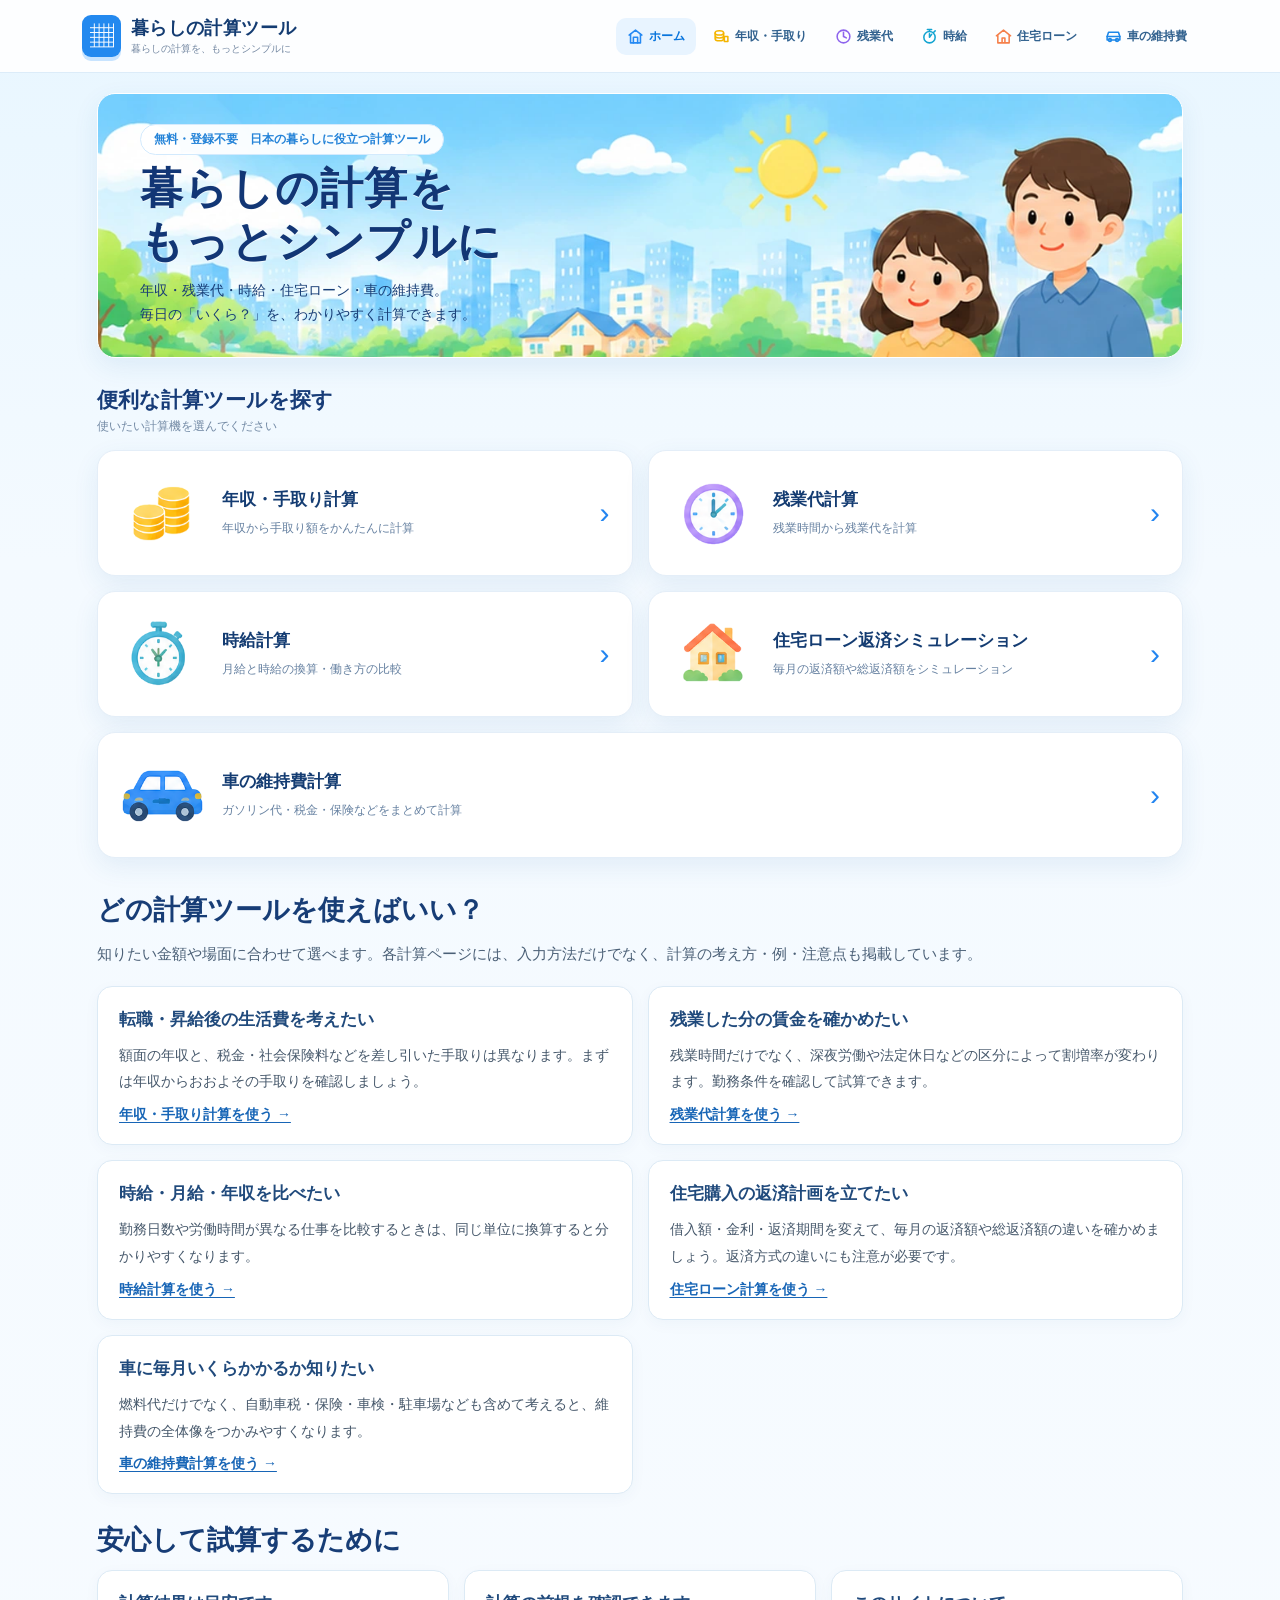
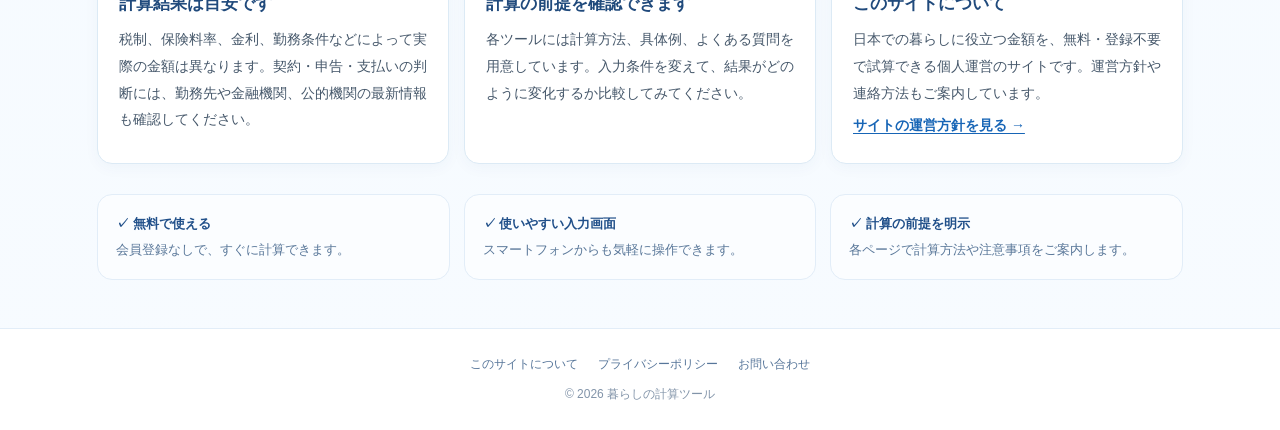
<file: index.html>
<!DOCTYPE html>

<html lang="ja"><head><meta name="robots" content="noindex, nofollow"><meta content="ca-pub-7493976070389751" name="google-adsense-account"/><meta charset="utf-8"><meta content="width=device-width, initial-scale=1" name="viewport"/><title>暮らしの計算ツール｜年収・残業代・住宅ローンなど無料で計算</title><meta content="年収・手取り、残業代、時給、住宅ローン、車の維持費を無料で試算。暮らしに役立つ計算ツールをまとめました。登録不要でスマホからも使えます。" name="description"/><link href="./assets/a3.css" rel="stylesheet"/><link href="https://babydragon-zh.github.io/" rel="canonical"/><script type="application/ld+json">{"@context": "https://schema.org", "@type": "WebSite", "name": "暮らしの計算ツール", "url": "https://babydragon-zh.github.io/", "inLanguage": "ja"}</script></meta><style id="home-guide-style">.home-guide{margin:34px 0 28px}.home-guide h2{font-size:clamp(21px,2.4vw,27px);color:#173d76;margin:0 0 12px}.home-guide .guide-lead{line-height:1.9;color:#4b6077;margin:0 0 17px}.guide-grid{display:grid;grid-template-columns:repeat(2,minmax(0,1fr));gap:15px}.guide-card{border:1px solid #dceaf5;border-radius:15px;background:#fff;padding:20px 21px;box-shadow:0 4px 15px rgba(32,80,130,.04)}.guide-card h3{font-size:17px;color:#204a7c;margin:0 0 9px;line-height:1.55}.guide-card p{font-size:14px;color:#46586b;line-height:1.9;margin:0 0 10px}.guide-card a{font-size:14px;font-weight:700;color:#1765b6;text-decoration:underline;text-underline-offset:3px}.home-notes{margin-top:28px}.home-notes .guide-grid{grid-template-columns:repeat(3,minmax(0,1fr))}@media(max-width:720px){.guide-grid,.home-notes .guide-grid{grid-template-columns:1fr}.guide-card{padding:17px}.home-guide{margin:27px 0}}</style></head><body><header class="site-header"><div class="head-inner"><a class="brand" href="./index.html"><span class="brand-mark">▦</span><span><strong>暮らしの計算ツール</strong><small>暮らしの計算を、もっとシンプルに</small></span></a><nav aria-label="メインナビゲーション" class="nav"><a class="active" href="./index.html"><img alt="" aria-hidden="true" class="nav-icon" src="./assets/nav-home.svg"/>ホーム</a><a class="" href="./salary.html"><img alt="" aria-hidden="true" class="nav-icon" src="./assets/nav-salary.svg"/>年収・手取り</a><a class="" href="./overtime.html"><img alt="" aria-hidden="true" class="nav-icon" src="./assets/nav-overtime.svg"/>残業代</a><a class="" href="./hourly.html"><img alt="" aria-hidden="true" class="nav-icon" src="./assets/nav-hourly.svg"/>時給</a><a class="" href="./mortgage.html"><img alt="" aria-hidden="true" class="nav-icon" src="./assets/nav-mortgage.svg"/>住宅ローン</a><a class="" href="./car.html"><img alt="" aria-hidden="true" class="nav-icon" src="./assets/nav-car.svg"/>車の維持費</a></nav></div></header><main class="wrap"><section class="hero approved-art-hero approved-art-home"><div><span class="pill">無料・登録不要　日本の暮らしに役立つ計算ツール</span><h1>暮らしの計算を<br/>もっとシンプルに</h1><p>年収・残業代・時給・住宅ローン・車の維持費。<br/>毎日の「いくら？」を、わかりやすく計算できます。</p></div></section><h2 class="section-title">便利な計算ツールを探す<small>使いたい計算機を選んでください</small></h2><section aria-label="計算機一覧" class="tools"><a class="tool" href="./salary.html"><img alt="" aria-hidden="true" class="tool-icon" src="./assets/mockup-coins.png"/><span><strong>年収・手取り計算</strong><small>年収から手取り額をかんたんに計算</small></span><span aria-hidden="true" class="tool-arrow">›</span></a><a class="tool" href="./overtime.html"><img alt="" aria-hidden="true" class="tool-icon" src="./assets/mockup-clock.png"/><span><strong>残業代計算</strong><small>残業時間から残業代を計算</small></span><span aria-hidden="true" class="tool-arrow">›</span></a><a class="tool" href="./hourly.html"><img alt="" aria-hidden="true" class="tool-icon" src="./assets/mockup-hourly.png"/><span><strong>時給計算</strong><small>月給と時給の換算・働き方の比較</small></span><span aria-hidden="true" class="tool-arrow">›</span></a><a class="tool" href="./mortgage.html"><img alt="" aria-hidden="true" class="tool-icon" src="./assets/mockup-house.png"/><span><strong>住宅ローン返済シミュレーション</strong><small>毎月の返済額や総返済額をシミュレーション</small></span><span aria-hidden="true" class="tool-arrow">›</span></a><a class="tool tool-wide" href="./car.html"><img alt="" aria-hidden="true" class="tool-icon" src="./assets/mockup-car.png"/><span><strong>車の維持費計算</strong><small>ガソリン代・税金・保険などをまとめて計算</small></span><span aria-hidden="true" class="tool-arrow">›</span></a></section><section aria-labelledby="guide-title" class="home-guide">
<h2 id="guide-title">どの計算ツールを使えばいい？</h2>
<p class="guide-lead">知りたい金額や場面に合わせて選べます。各計算ページには、入力方法だけでなく、計算の考え方・例・注意点も掲載しています。</p>
<div class="guide-grid">
<article class="guide-card"><h3>転職・昇給後の生活費を考えたい</h3><p>額面の年収と、税金・社会保険料などを差し引いた手取りは異なります。まずは年収からおおよその手取りを確認しましょう。</p><a href="./salary.html">年収・手取り計算を使う →</a></article>
<article class="guide-card"><h3>残業した分の賃金を確かめたい</h3><p>残業時間だけでなく、深夜労働や法定休日などの区分によって割増率が変わります。勤務条件を確認して試算できます。</p><a href="./overtime.html">残業代計算を使う →</a></article>
<article class="guide-card"><h3>時給・月給・年収を比べたい</h3><p>勤務日数や労働時間が異なる仕事を比較するときは、同じ単位に換算すると分かりやすくなります。</p><a href="./hourly.html">時給計算を使う →</a></article>
<article class="guide-card"><h3>住宅購入の返済計画を立てたい</h3><p>借入額・金利・返済期間を変えて、毎月の返済額や総返済額の違いを確かめましょう。返済方式の違いにも注意が必要です。</p><a href="./mortgage.html">住宅ローン計算を使う →</a></article>
<article class="guide-card"><h3>車に毎月いくらかかるか知りたい</h3><p>燃料代だけでなく、自動車税・保険・車検・駐車場なども含めて考えると、維持費の全体像をつかみやすくなります。</p><a href="./car.html">車の維持費計算を使う →</a></article>
</div>
</section>
<section aria-labelledby="notes-title" class="home-guide home-notes"><h2 id="notes-title">安心して試算するために</h2><div class="guide-grid"><div class="guide-card"><h3>計算結果は目安です</h3><p>税制、保険料率、金利、勤務条件などによって実際の金額は異なります。契約・申告・支払いの判断には、勤務先や金融機関、公的機関の最新情報も確認してください。</p></div><div class="guide-card"><h3>計算の前提を確認できます</h3><p>各ツールには計算方法、具体例、よくある質問を用意しています。入力条件を変えて、結果がどのように変化するか比較してみてください。</p></div><div class="guide-card"><h3>このサイトについて</h3><p>日本での暮らしに役立つ金額を、無料・登録不要で試算できる個人運営のサイトです。運営方針や連絡方法もご案内しています。</p><a href="./about.html">サイトの運営方針を見る →</a></div></div></section>
<section class="info-strip"><div class="info-item"><strong>✓ 無料で使える</strong>会員登録なしで、すぐに計算できます。</div><div class="info-item"><strong>✓ 使いやすい入力画面</strong>スマートフォンからも気軽に操作できます。</div><div class="info-item"><strong>✓ 計算の前提を明示</strong>各ページで計算方法や注意事項をご案内します。</div></section></main><footer class="footer"><div><a href="./about.html">このサイトについて</a><a href="./privacy.html">プライバシーポリシー</a><a href="./contact.html">お問い合わせ</a></div><p>© 2026 暮らしの計算ツール</p></footer></body></html>
</file>
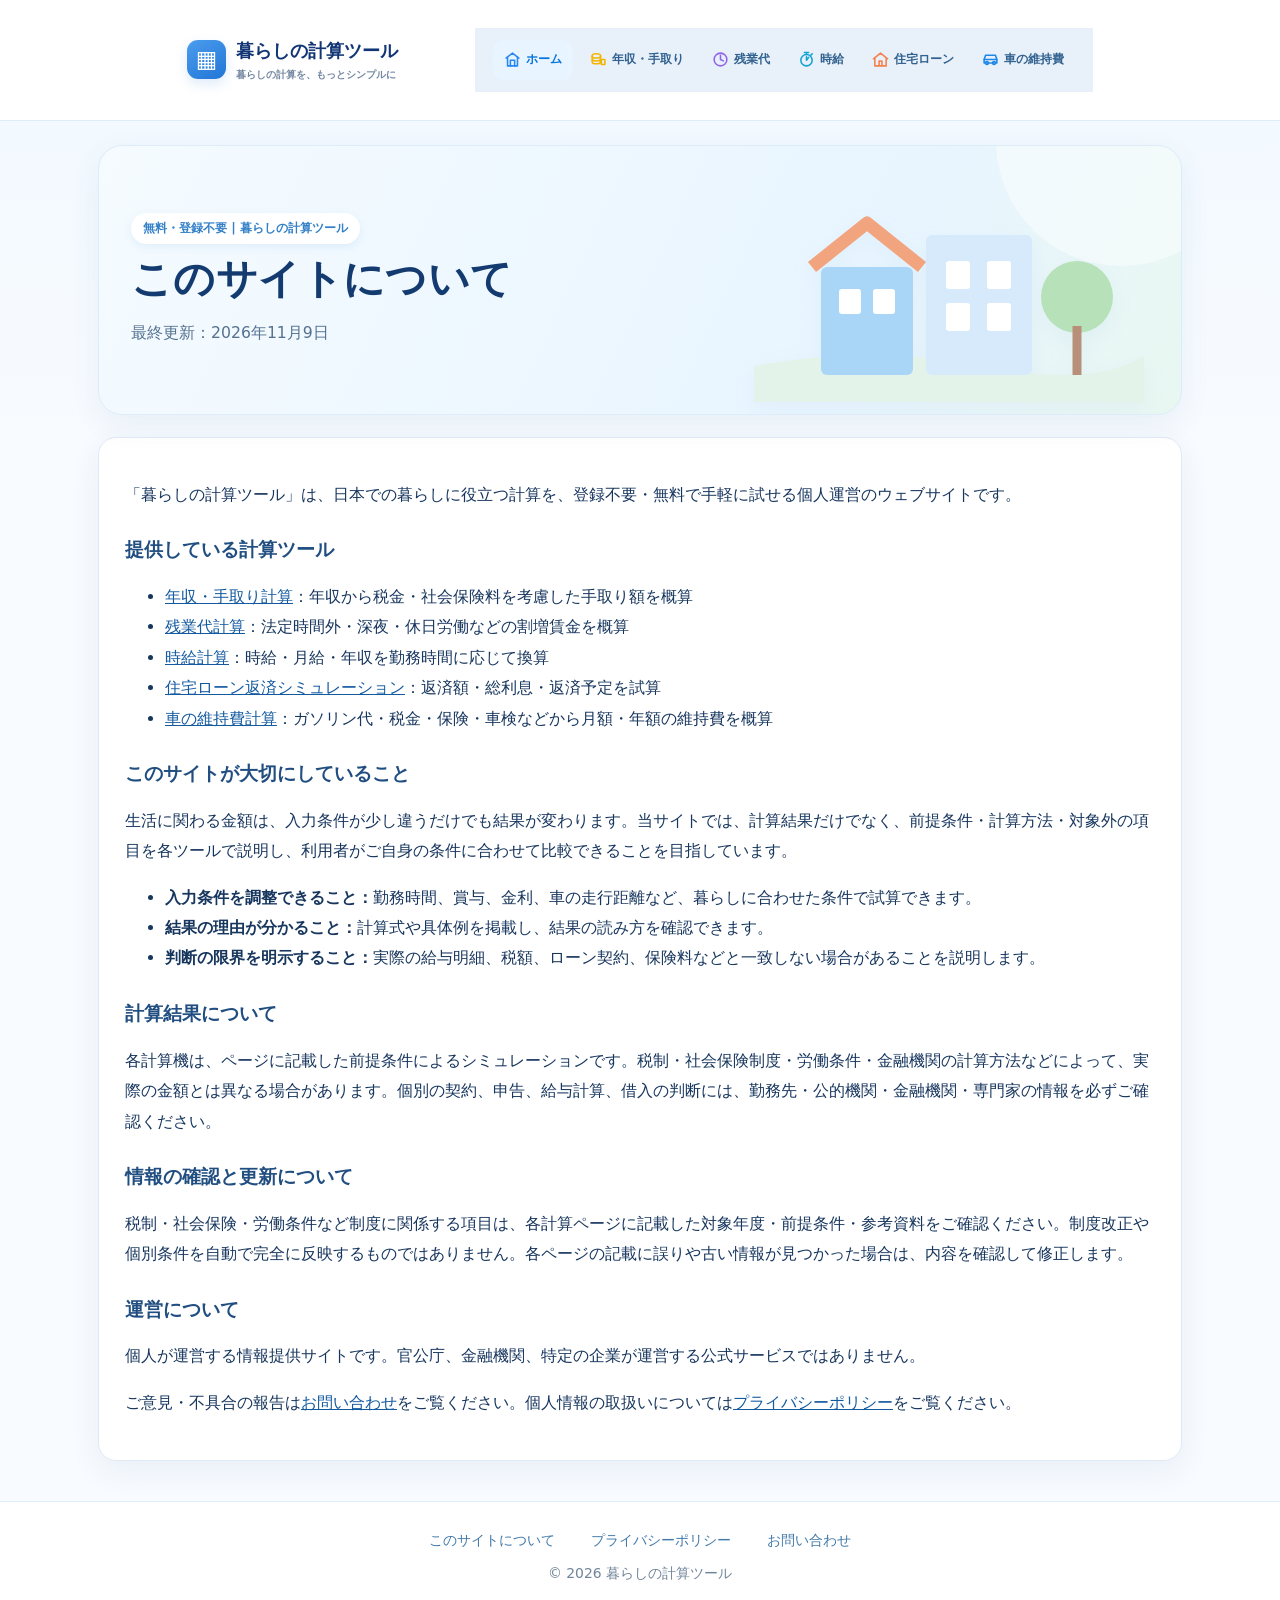
<file: about.html>
<!DOCTYPE html>

<html lang="ja"><head><meta name="robots" content="noindex, nofollow"><meta name="google-adsense-account" content="ca-pub-7493976070389751"><meta charset="utf-8"/><meta content="width=device-width,initial-scale=1" name="viewport"/><meta content="暮らしの計算ツールの目的、提供する無料計算ツール、計算結果の注意点をご案内します。" name="description"/><meta content="index,follow" name="robots"/><link href="https://babydragon-zh.github.io/about.html" rel="canonical"/><title>このサイトについて | 暮らしの計算ツール</title><style>*{box-sizing:border-box}body{margin:0;background:#f4f7fb;color:#172b47;font-family:system-ui,-apple-system,"Hiragino Kaku Gothic ProN","Yu Gothic",sans-serif;line-height:1.8}header{background:#173f70;color:white;padding:16px max(18px,calc((100vw - 950px)/2));font-weight:750}header a{color:white;text-decoration:none}nav{background:#e8f0fa;padding:12px 18px;display:flex;flex-wrap:wrap;justify-content:center;gap:8px 20px}a{color:#145aa0}main{max-width:900px;margin:30px auto;padding:0 18px}h1{font-size:clamp(1.6rem,4vw,2rem);line-height:1.4}h2{font-size:1.17rem;margin-top:25px}.card{background:white;padding:26px;border:1px solid #dce5f0;border-radius:14px;margin:18px 0;box-shadow:0 3px 15px #16385e0b}p,li{line-height:1.9}.muted{color:#53677e;font-size:.92rem}.note{padding:12px 15px;border-left:4px solid #377cc1;background:#eef5fd}footer{text-align:center;color:#53677e;padding:22px 12px}footer a{margin:0 8px}a:focus-visible{outline:3px solid orange;outline-offset:2px}@media(max-width:600px){.card{padding:18px}nav{gap:6px 12px}}</style><style>
/* 2026 site-wide visual refresh: styles only, calculator JS untouched */
:root{--ui-ink:#17365e;--ui-blue:#2787e8;--ui-border:#e0eaf5;--ui-sky:#edf7ff;--ui-shadow:0 10px 30px rgba(43,99,153,.075)}
html{scroll-behavior:smooth}body{background:linear-gradient(180deg,#f0f8ff 0,#f8fbff 460px,#f8fbff 100%)!important;color:var(--ui-ink)!important;font-family:system-ui,-apple-system,"Hiragino Kaku Gothic ProN","Yu Gothic",Meiryo,sans-serif!important;line-height:1.65}*{box-sizing:border-box}
.site-top{background:rgba(255,255,255,.97)!important;border-bottom:1px solid #e1edf8!important;padding:0!important;color:var(--ui-ink)!important;box-shadow:0 3px 16px rgba(33,98,158,.04)}
.site-top .site-top-inner{max-width:1180px;margin:auto;padding:12px 20px;display:flex;align-items:center;justify-content:space-between;gap:15px;flex-wrap:wrap}
.site-brand{display:flex;align-items:center;gap:10px;text-decoration:none!important;color:#17518c!important;font-size:1.18rem;font-weight:800;line-height:1.25}.brand-mark{display:grid;place-items:center;width:39px;height:39px;border-radius:11px;background:linear-gradient(145deg,#4b9ded,#2175d6);color:white;font-size:23px;box-shadow:0 5px 12px #448bd42b}.brand-sub{display:block;font-size:.67rem;color:#7d91a9;font-weight:500;margin-top:2px}
.site-nav{background:#fff!important;border-bottom:1px solid #e5edf6!important;padding:0!important;text-align:left!important}.site-nav-inner{max-width:1180px;margin:auto;padding:8px 18px;display:flex;gap:5px;align-items:center;flex-wrap:wrap;justify-content:center}.site-nav a{display:inline-flex;align-items:center;gap:5px;padding:9px 12px!important;border-radius:10px;color:#526d8b!important;text-decoration:none!important;font-size:.88rem;font-weight:700;white-space:nowrap}.site-nav a:hover,.site-nav a[aria-current="page"]{background:#eaf4ff;color:#1874d0!important}.nav-emoji{font-size:1.1rem;line-height:1}
main{max-width:1120px!important;margin:24px auto 40px!important;padding:0 18px!important}
.ui-hero{position:relative;overflow:hidden;display:grid;grid-template-columns:minmax(0,1.2fr) minmax(245px,.8fr);align-items:center;gap:16px;background:linear-gradient(115deg,#f5fbff,#e8f5ff 70%,#e9f7f1);border:1px solid #dcecf8;border-radius:24px;padding:26px 32px 12px;margin:0 0 22px;box-shadow:var(--ui-shadow)}
.ui-hero:before{content:"";position:absolute;width:250px;height:250px;border-radius:50%;background:#ffffff70;right:-65px;top:-130px}.ui-hero h1{font-size:clamp(1.65rem,3.3vw,2.55rem)!important;color:#143b70!important;letter-spacing:.01em;line-height:1.4;margin:7px 0 10px!important}.ui-hero p{font-size:.98rem!important;color:#55728f!important;line-height:1.85;margin:0 0 14px}.ui-eyebrow{display:inline-block;background:#fff;color:#3380c8;font-weight:750;font-size:.78rem;padding:5px 12px;border-radius:99px;box-shadow:0 3px 10px #438ac91c}.ui-art{width:100%;max-width:390px;justify-self:center;position:relative;z-index:1}.ui-art svg{width:100%;height:auto;display:block;filter:drop-shadow(0 7px 10px #6da5cf14)}
.ui-links{display:grid;grid-template-columns:repeat(2,minmax(0,1fr));gap:14px;margin:0 0 24px}.ui-link{display:flex;align-items:center;gap:15px;text-decoration:none!important;background:white;border:1px solid #e2ecf7;border-radius:17px;padding:16px 18px;box-shadow:var(--ui-shadow);color:#1c4775!important;transition:transform .18s,box-shadow .18s}.ui-link:hover{transform:translateY(-3px);box-shadow:0 14px 26px #4d87c01c}.ui-link .ui-link-icon{width:53px;height:53px;border-radius:15px;background:#eaf5ff;display:grid;place-items:center;font-size:1.9rem;flex-shrink:0}.ui-link strong{display:block;font-size:1.05rem}.ui-link small{display:block;color:#748ca4;font-size:.8rem;margin-top:3px}.ui-link .ui-arrow{margin-left:auto;color:#2787e8;font-size:1.4rem}
.ui-section-label{margin:28px 0 13px;font-size:1.22rem;color:#204f81}.ui-divider{border:0;border-top:1px solid #e3edf8;margin:22px 0}
main .card,main .panel,main section.panel,main #result,main #results{border:1px solid var(--ui-border)!important;border-radius:18px!important;box-shadow:var(--ui-shadow)!important;background:#fff!important}main .card,main .panel{padding:clamp(17px,2.8vw,26px)!important}main h2{color:#214e81!important}main input,main select,main textarea{border:1px solid #cbdced!important;border-radius:9px!important;max-width:100%}main input:focus,main select:focus{outline:2px solid #65a8ed!important;outline-offset:1px}main button,main button[type="submit"]{border-radius:11px!important;background:#2987e6!important;color:white!important;box-shadow:0 4px 10px #2d80cf20}main button.secondary,main button[type="reset"]{background:#e9f3fd!important;color:#205789!important}main .hero{background:#eef7ff!important;border-radius:14px!important}main .metric,main .total-box,main .highlight{border-radius:13px!important}main .pill{background:#e9f5ff!important;color:#2776bd!important}main .info,main .warning{border-radius:11px!important}
.site-footer{margin-top:30px;background:#fff!important;border-top:1px solid #e1edf8!important;text-align:center!important;padding:27px 18px!important;color:#71859a!important;font-size:.87rem}.site-footer a{color:#437aaa!important;text-decoration:none}.site-footer a:hover{text-decoration:underline}.site-footer-links{display:flex;flex-wrap:wrap;justify-content:center;gap:8px 20px;margin-bottom:10px}
@media(max-width:720px){.site-top .site-top-inner{padding:10px 15px;justify-content:center}.site-nav-inner{flex-wrap:nowrap;justify-content:flex-start;overflow-x:auto;padding:8px 12px;-webkit-overflow-scrolling:touch}.site-nav a{font-size:.79rem;padding:8px 10px!important}.ui-hero{grid-template-columns:1fr;padding:20px 20px 4px;gap:0}.ui-hero h1{font-size:1.72rem!important}.ui-art{max-width:285px}.ui-links{grid-template-columns:1fr;gap:10px}.ui-link{padding:13px 15px}main{margin-top:16px!important;padding:0 13px!important}main .card,main .panel{padding:17px!important}}
@media(prefers-reduced-motion:reduce){html{scroll-behavior:auto}.ui-link{transition:none}}
</style><style>/* Consistent release navigation */ .site-header{background:#fff;border-bottom:1px solid #dcecf9}.head-inner{max-width:1160px;margin:auto;min-height:72px;padding:12px 22px;display:flex;align-items:center;justify-content:space-between;gap:20px}.brand{display:flex;align-items:center;gap:10px;text-decoration:none;color:#123675;white-space:nowrap}.brand strong{display:block;font-size:18px}.brand small{display:block;font-size:10px;color:#7387a1;margin-top:2px}.nav{display:flex;align-items:center;gap:6px;flex-wrap:wrap}.nav a{display:inline-flex;align-items:center;gap:5px;padding:10px 11px;border-radius:10px;text-decoration:none;color:#32628f;font-weight:700;font-size:12px;white-space:nowrap}.nav a.active,.nav a:hover{background:#e8f4ff;color:#0874dc}.nav-icon{width:17px;height:17px;display:block;flex-shrink:0}@media(max-width:800px){.head-inner{display:block}.nav{margin-top:12px}}</style></head><body><header class="site-header"><div class="head-inner"><a class="brand" href="./index.html"><span class="brand-mark">▦</span><span><strong>暮らしの計算ツール</strong><small>暮らしの計算を、もっとシンプルに</small></span></a><nav aria-label="メインナビゲーション" class="nav"><a class="active" href="./index.html"><img alt="" aria-hidden="true" class="nav-icon" src="./assets/nav-home.svg"/>ホーム</a><a class="" href="./salary.html"><img alt="" aria-hidden="true" class="nav-icon" src="./assets/nav-salary.svg"/>年収・手取り</a><a class="" href="./overtime.html"><img alt="" aria-hidden="true" class="nav-icon" src="./assets/nav-overtime.svg"/>残業代</a><a class="" href="./hourly.html"><img alt="" aria-hidden="true" class="nav-icon" src="./assets/nav-hourly.svg"/>時給</a><a class="" href="./mortgage.html"><img alt="" aria-hidden="true" class="nav-icon" src="./assets/nav-mortgage.svg"/>住宅ローン</a><a class="" href="./car.html"><img alt="" aria-hidden="true" class="nav-icon" src="./assets/nav-car.svg"/>車の維持費</a></nav></div></header><main><section aria-label="ページの紹介" class="ui-hero"><div><span class="ui-eyebrow">無料・登録不要  |  暮らしの計算ツール</span><h1>このサイトについて</h1><p class="muted">最終更新：2026年11月9日</p></div><div class="ui-art"><svg aria-label="街並みと暮らしのイラスト" role="img" viewbox="0 0 390 230"><path d="M0 194q120-22 230 0t160-10v46H0Z" fill="#e3f3e9"></path><rect fill="#a9d6f6" height="108" rx="6" width="92" x="67" y="95"></rect><rect fill="#d6eafb" height="140" rx="6" width="106" x="172" y="63"></rect><path d="M58 95 113 51l55 44" fill="none" stroke="#f1a47e" stroke-linejoin="round" stroke-width="13"></path><g fill="white"><rect height="25" rx="3" width="22" x="85" y="117"></rect><rect height="25" rx="3" width="22" x="119" y="117"></rect><rect height="28" rx="3" width="24" x="192" y="89"></rect><rect height="28" rx="3" width="24" x="233" y="89"></rect><rect height="28" rx="3" width="24" x="192" y="131"></rect><rect height="28" rx="3" width="24" x="233" y="131"></rect></g><circle cx="323" cy="125" fill="#b7e1b9" r="36"></circle><path d="M323 154v49" stroke="#b88f79" stroke-width="9"></path></svg></div></section><div class="card"><p>「暮らしの計算ツール」は、日本での暮らしに役立つ計算を、登録不要・無料で手軽に試せる個人運営のウェブサイトです。</p><h2>提供している計算ツール</h2><ul><li><a href="./salary.html">年収・手取り計算</a>：年収から税金・社会保険料を考慮した手取り額を概算</li><li><a href="./overtime.html">残業代計算</a>：法定時間外・深夜・休日労働などの割増賃金を概算</li><li><a href="./hourly.html">時給計算</a>：時給・月給・年収を勤務時間に応じて換算</li><li><a href="./mortgage.html">住宅ローン返済シミュレーション</a>：返済額・総利息・返済予定を試算</li><li><a href="./car.html">車の維持費計算</a>：ガソリン代・税金・保険・車検などから月額・年額の維持費を概算</li></ul><h2>このサイトが大切にしていること</h2><p>生活に関わる金額は、入力条件が少し違うだけでも結果が変わります。当サイトでは、計算結果だけでなく、前提条件・計算方法・対象外の項目を各ツールで説明し、利用者がご自身の条件に合わせて比較できることを目指しています。</p><ul><li><strong>入力条件を調整できること：</strong>勤務時間、賞与、金利、車の走行距離など、暮らしに合わせた条件で試算できます。</li><li><strong>結果の理由が分かること：</strong>計算式や具体例を掲載し、結果の読み方を確認できます。</li><li><strong>判断の限界を明示すること：</strong>実際の給与明細、税額、ローン契約、保険料などと一致しない場合があることを説明します。</li></ul><h2>計算結果について</h2><p>各計算機は、ページに記載した前提条件によるシミュレーションです。税制・社会保険制度・労働条件・金融機関の計算方法などによって、実際の金額とは異なる場合があります。個別の契約、申告、給与計算、借入の判断には、勤務先・公的機関・金融機関・専門家の情報を必ずご確認ください。</p><h2>情報の確認と更新について</h2><p>税制・社会保険・労働条件など制度に関係する項目は、各計算ページに記載した対象年度・前提条件・参考資料をご確認ください。制度改正や個別条件を自動で完全に反映するものではありません。各ページの記載に誤りや古い情報が見つかった場合は、内容を確認して修正します。</p><h2>運営について</h2><p>個人が運営する情報提供サイトです。官公庁、金融機関、特定の企業が運営する公式サービスではありません。</p><p>ご意見・不具合の報告は<a href="./contact.html">お問い合わせ</a>をご覧ください。個人情報の取扱いについては<a href="./privacy.html">プライバシーポリシー</a>をご覧ください。</p></div></main><footer class="site-footer"><div class="site-footer-links"><a href="./about.html">このサイトについて</a><a href="./privacy.html">プライバシーポリシー</a><a href="./contact.html">お問い合わせ</a></div><div>© 2026 暮らしの計算ツール</div></footer></body></html>
</file>
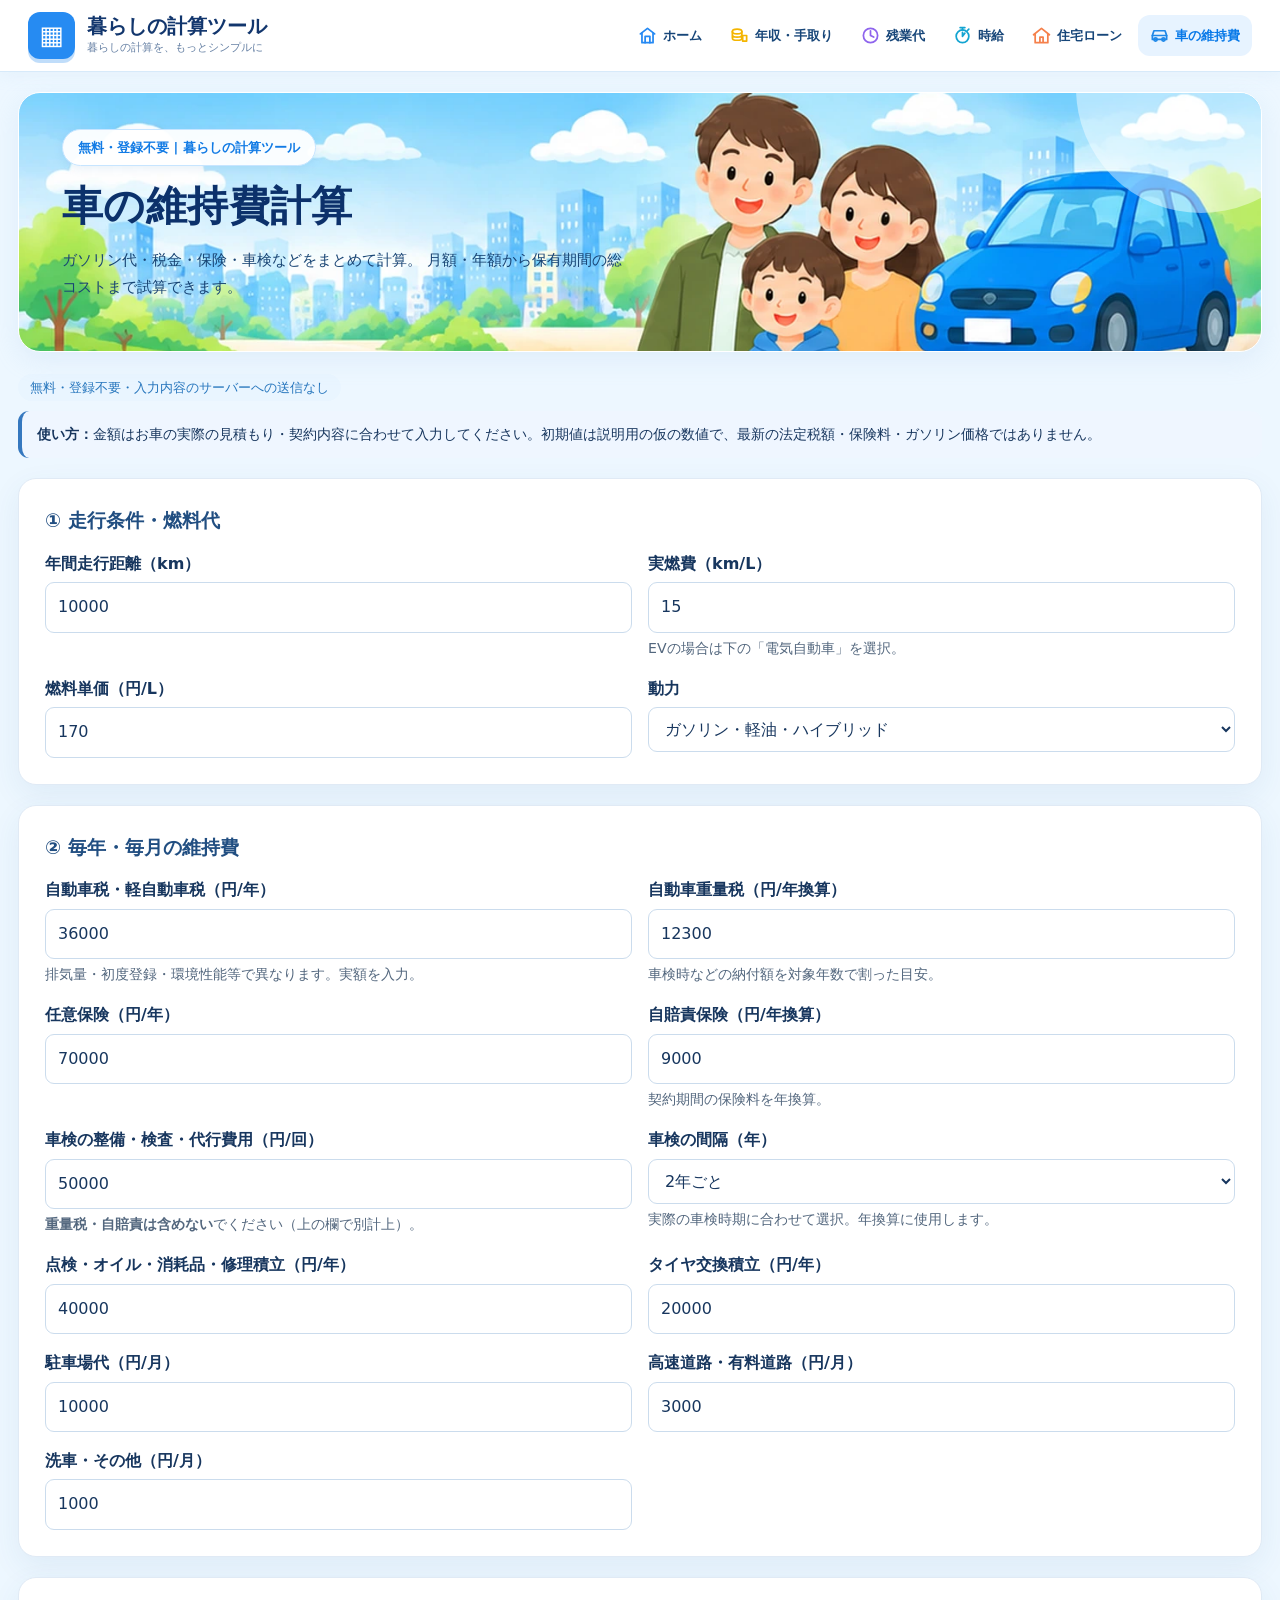
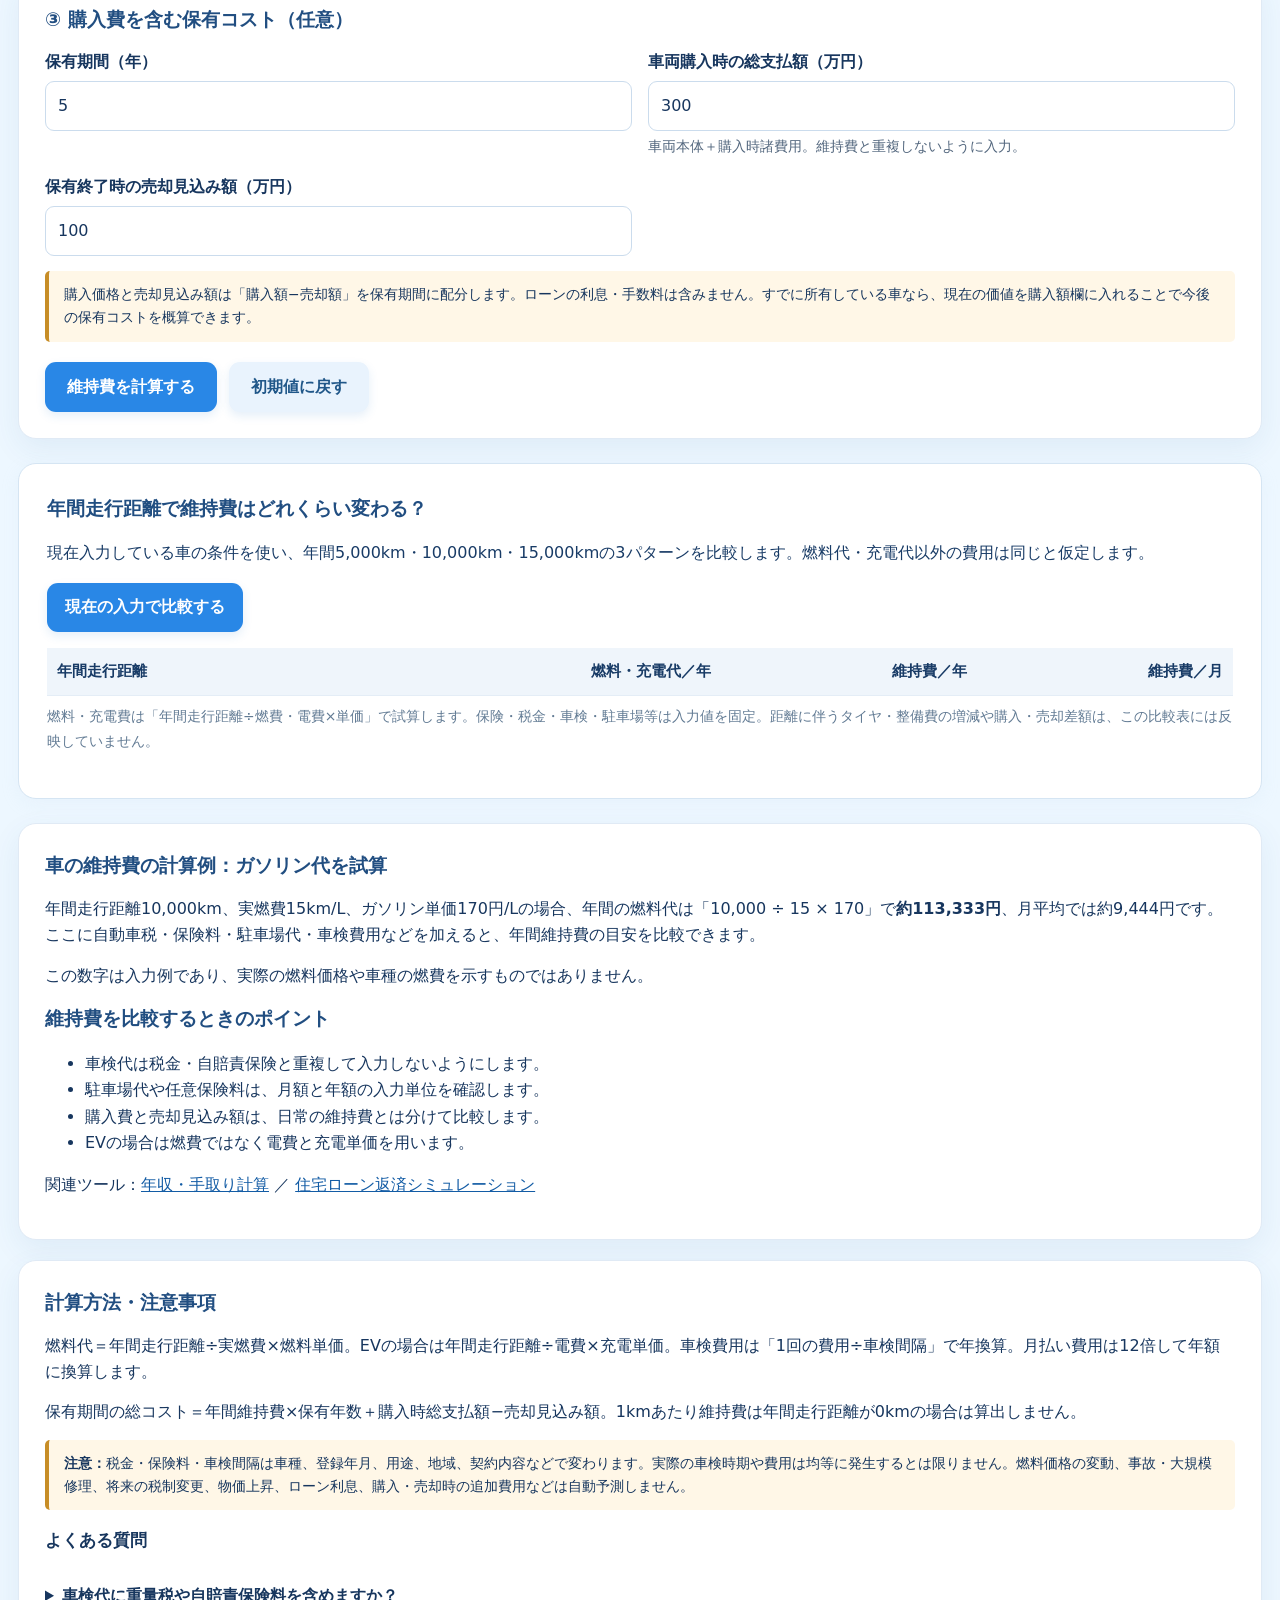
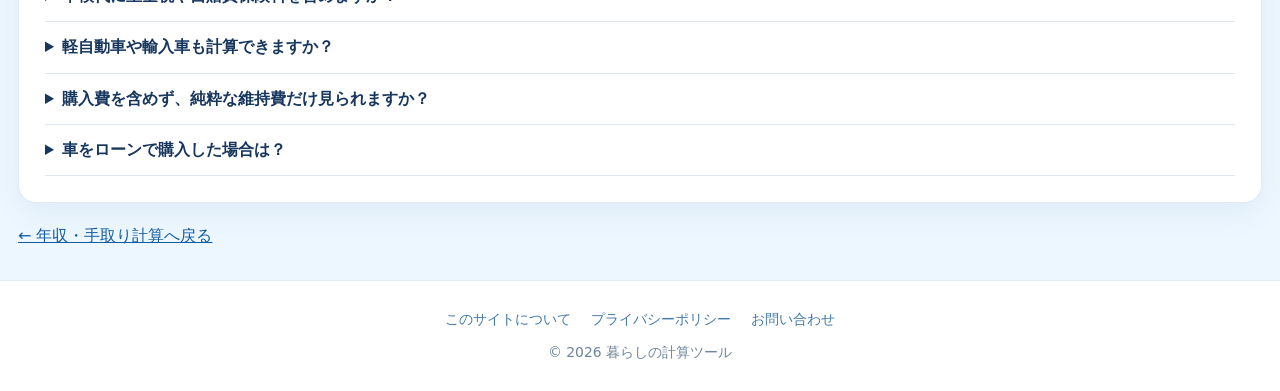
<file: car.html>
<!DOCTYPE html>

<html lang="ja"><head><meta name="robots" content="noindex, nofollow"><meta name="google-adsense-account" content="ca-pub-7493976070389751"><meta charset="utf-8"/><meta content="width=device-width,initial-scale=1" name="viewport"/>
<meta content="車の維持費を無料で試算。ガソリン代、税金、保険などの費用を入力して年間・月額の目安を確認できます。" name="description"/>
<meta content="index,follow" name="robots"/><link href="https://babydragon-zh.github.io/car.html" rel="canonical"/>
<title>車の維持費計算｜年間・月額コストを無料で試算 - 暮らしの計算ツール</title>
<style>
:root{font-family:system-ui,-apple-system,"Hiragino Kaku Gothic ProN","Yu Gothic",Meiryo,sans-serif;color:#172b47;background:#f3f6fb}*{box-sizing:border-box}body{margin:0;line-height:1.65}a{color:#135ca5}header{background:#173f70;color:#fff}header .wrap{max-width:1050px;margin:auto;padding:16px 18px;font-weight:750}header a{color:white;text-decoration:none}nav{background:#e7eff9;border-bottom:1px solid #ccd9e8}nav .wrap{max-width:1050px;margin:auto;padding:11px 18px;display:flex;flex-wrap:wrap;gap:12px 22px}nav a{font-weight:650}nav a[aria-current="page"]{color:#173f70;text-decoration:none}main{max-width:1050px;margin:28px auto;padding:0 16px}h1{font-size:clamp(1.5rem,3.5vw,2.1rem);margin:0 0 10px}h2{font-size:1.2rem;margin:0 0 14px}h3{font-size:1.04rem}p{margin:8px 0 14px}.muted,.hint{color:#53677e}.small,.hint{font-size:.88rem}.pill{display:inline-block;background:#e6effa;color:#225080;border-radius:25px;padding:3px 12px;font-size:.8rem;margin-bottom:10px}.panel{background:white;border:1px solid #dce5f0;border-radius:14px;padding:24px;margin:20px 0;box-shadow:0 3px 15px #16385e0b}.grid{display:grid;grid-template-columns:repeat(2,minmax(0,1fr));gap:16px}.field label{display:block;font-weight:700;margin-bottom:5px}.field input,.field select{width:100%;border:1px solid #95aac3;border-radius:8px;padding:11px 12px;font:inherit;background:#fff;color:inherit}.hint{margin:4px 0 0}.info{background:#eff6ff;border-left:4px solid #3578bf;padding:12px 15px;border-radius:5px}.note{background:#fff7e7;border-left:4px solid #c78d26;padding:12px 15px;border-radius:5px}.actions{display:flex;flex-wrap:wrap;gap:12px;margin-top:20px}button{font:inherit;font-weight:700;border:0;border-radius:9px;background:#1267b4;color:#fff;padding:12px 22px;cursor:pointer}button.secondary{background:#e5eef8;color:#21466e}button:focus-visible,input:focus-visible,a:focus-visible{outline:3px solid #f0a629;outline-offset:2px}.error{color:#ae201c;font-weight:700}.error:empty{display:none}.metrics{display:grid;grid-template-columns:repeat(3,minmax(0,1fr));gap:12px}.metric{background:#eff5fd;border-radius:10px;padding:16px}.metric strong{display:block;font-size:clamp(1.25rem,3vw,1.7rem);color:#135aa1;overflow-wrap:anywhere}.table-wrap{overflow-x:auto}table{border-collapse:collapse;width:100%}th,td{padding:10px;border-bottom:1px solid #e2e9f1;text-align:right}th:first-child,td:first-child{text-align:left}th{background:#eff5fb}details{border-bottom:1px solid #e1e8f1;padding:12px 0}summary{cursor:pointer;font-weight:700}footer{text-align:center;padding:25px;color:#60748a}#result[hidden]{display:none}.bar{display:flex;height:26px;border-radius:6px;overflow:hidden;background:#e3eaf3}.bar>span{min-width:0}.legend{display:flex;flex-wrap:wrap;gap:10px 18px;margin-top:12px}.dot{display:inline-block;width:10px;height:10px;border-radius:2px;margin-right:6px}@media(max-width:650px){main{margin:18px auto}.panel{padding:17px}.grid,.metrics{grid-template-columns:1fr}nav .wrap{gap:8px 15px}}
</style><style>
/* 2026 site-wide visual refresh: styles only, calculator JS untouched */
:root{--ui-ink:#17365e;--ui-blue:#2787e8;--ui-border:#e0eaf5;--ui-sky:#edf7ff;--ui-shadow:0 10px 30px rgba(43,99,153,.075)}
html{scroll-behavior:smooth}body{background:linear-gradient(180deg,#f0f8ff 0,#f8fbff 460px,#f8fbff 100%)!important;color:var(--ui-ink)!important;font-family:system-ui,-apple-system,"Hiragino Kaku Gothic ProN","Yu Gothic",Meiryo,sans-serif!important;line-height:1.65}*{box-sizing:border-box}
.site-top{background:rgba(255,255,255,.97)!important;border-bottom:1px solid #e1edf8!important;padding:0!important;color:var(--ui-ink)!important;box-shadow:0 3px 16px rgba(33,98,158,.04)}
.site-top .site-top-inner{max-width:1180px;margin:auto;padding:12px 20px;display:flex;align-items:center;justify-content:space-between;gap:15px;flex-wrap:wrap}
.site-brand{display:flex;align-items:center;gap:10px;text-decoration:none!important;color:#17518c!important;font-size:1.18rem;font-weight:800;line-height:1.25}.brand-mark{display:grid;place-items:center;width:39px;height:39px;border-radius:11px;background:linear-gradient(145deg,#4b9ded,#2175d6);color:white;font-size:23px;box-shadow:0 5px 12px #448bd42b}.brand-sub{display:block;font-size:.67rem;color:#7d91a9;font-weight:500;margin-top:2px}
.site-nav{background:#fff!important;border-bottom:1px solid #e5edf6!important;padding:0!important;text-align:left!important}.site-nav-inner{max-width:1180px;margin:auto;padding:8px 18px;display:flex;gap:5px;align-items:center;flex-wrap:wrap;justify-content:center}.site-nav a{display:inline-flex;align-items:center;gap:5px;padding:9px 12px!important;border-radius:10px;color:#526d8b!important;text-decoration:none!important;font-size:.88rem;font-weight:700;white-space:nowrap}.site-nav a:hover,.site-nav a[aria-current="page"]{background:#eaf4ff;color:#1874d0!important}.nav-emoji{font-size:1.1rem;line-height:1}
main{max-width:1120px!important;margin:24px auto 40px!important;padding:0 18px!important}
.ui-hero{position:relative;overflow:hidden;display:grid;grid-template-columns:minmax(0,1.2fr) minmax(245px,.8fr);align-items:center;gap:16px;background:linear-gradient(115deg,#f5fbff,#e8f5ff 70%,#e9f7f1);border:1px solid #dcecf8;border-radius:24px;padding:26px 32px 12px;margin:0 0 22px;box-shadow:var(--ui-shadow)}
.ui-hero:before{content:"";position:absolute;width:250px;height:250px;border-radius:50%;background:#ffffff70;right:-65px;top:-130px}.ui-hero h1{font-size:clamp(1.65rem,3.3vw,2.55rem)!important;color:#143b70!important;letter-spacing:.01em;line-height:1.4;margin:7px 0 10px!important}.ui-hero p{font-size:.98rem!important;color:#55728f!important;line-height:1.85;margin:0 0 14px}.ui-eyebrow{display:inline-block;background:#fff;color:#3380c8;font-weight:750;font-size:.78rem;padding:5px 12px;border-radius:99px;box-shadow:0 3px 10px #438ac91c}.ui-art{width:100%;max-width:390px;justify-self:center;position:relative;z-index:1}.ui-art svg{width:100%;height:auto;display:block;filter:drop-shadow(0 7px 10px #6da5cf14)}
.ui-links{display:grid;grid-template-columns:repeat(2,minmax(0,1fr));gap:14px;margin:0 0 24px}.ui-link{display:flex;align-items:center;gap:15px;text-decoration:none!important;background:white;border:1px solid #e2ecf7;border-radius:17px;padding:16px 18px;box-shadow:var(--ui-shadow);color:#1c4775!important;transition:transform .18s,box-shadow .18s}.ui-link:hover{transform:translateY(-3px);box-shadow:0 14px 26px #4d87c01c}.ui-link .ui-link-icon{width:53px;height:53px;border-radius:15px;background:#eaf5ff;display:grid;place-items:center;font-size:1.9rem;flex-shrink:0}.ui-link strong{display:block;font-size:1.05rem}.ui-link small{display:block;color:#748ca4;font-size:.8rem;margin-top:3px}.ui-link .ui-arrow{margin-left:auto;color:#2787e8;font-size:1.4rem}
.ui-section-label{margin:28px 0 13px;font-size:1.22rem;color:#204f81}.ui-divider{border:0;border-top:1px solid #e3edf8;margin:22px 0}
main .card,main .panel,main section.panel,main #result,main #results{border:1px solid var(--ui-border)!important;border-radius:18px!important;box-shadow:var(--ui-shadow)!important;background:#fff!important}main .card,main .panel{padding:clamp(17px,2.8vw,26px)!important}main h2{color:#214e81!important}main input,main select,main textarea{border:1px solid #cbdced!important;border-radius:9px!important;max-width:100%}main input:focus,main select:focus{outline:2px solid #65a8ed!important;outline-offset:1px}main button,main button[type="submit"]{border-radius:11px!important;background:#2987e6!important;color:white!important;box-shadow:0 4px 10px #2d80cf20}main button.secondary,main button[type="reset"]{background:#e9f3fd!important;color:#205789!important}main .hero{background:#eef7ff!important;border-radius:14px!important}main .metric,main .total-box,main .highlight{border-radius:13px!important}main .pill{background:#e9f5ff!important;color:#2776bd!important}main .info,main .warning{border-radius:11px!important}
.site-footer{margin-top:30px;background:#fff!important;border-top:1px solid #e1edf8!important;text-align:center!important;padding:27px 18px!important;color:#71859a!important;font-size:.87rem}.site-footer a{color:#437aaa!important;text-decoration:none}.site-footer a:hover{text-decoration:underline}.site-footer-links{display:flex;flex-wrap:wrap;justify-content:center;gap:8px 20px;margin-bottom:10px}
@media(max-width:720px){.site-top .site-top-inner{padding:10px 15px;justify-content:center}.site-nav-inner{flex-wrap:nowrap;justify-content:flex-start;overflow-x:auto;padding:8px 12px;-webkit-overflow-scrolling:touch}.site-nav a{font-size:.79rem;padding:8px 10px!important}.ui-hero{grid-template-columns:1fr;padding:20px 20px 4px;gap:0}.ui-hero h1{font-size:1.72rem!important}.ui-art{max-width:285px}.ui-links{grid-template-columns:1fr;gap:10px}.ui-link{padding:13px 15px}main{margin-top:16px!important;padding:0 13px!important}main .card,main .panel{padding:17px!important}}
@media(prefers-reduced-motion:reduce){html{scroll-behavior:auto}.ui-link{transition:none}}
</style><style>
/* Shared A3 illustration system, scoped to prevent calculator style regressions */
body{background:#edf7ff!important;color:#14366c}
.site-header{position:relative!important;background:#fff!important;color:#12366d!important;border-bottom:1px solid #d7eafa!important;box-shadow:0 2px 15px #c9e1f144!important}
.site-header .head-inner{max-width:1440px;margin:auto;padding:12px 28px;display:flex;align-items:center;justify-content:space-between;gap:18px;flex-wrap:wrap}
.site-header .brand{display:flex;align-items:center;gap:12px;color:#12366d!important;text-decoration:none!important;font-weight:700}
.site-header .brand-mark{width:47px;height:47px;background:#268bf2;border-radius:12px;display:grid;place-items:center;color:white;font-size:26px;box-shadow:0 4px 0 #c0ddfa}
.site-header .brand strong{display:block;font-size:20px;line-height:1.3}.site-header .brand small{display:block;color:#6680a4;font-size:11px;font-weight:400}
.site-header .nav{display:flex;align-items:center;flex-wrap:wrap;gap:4px;background:transparent!important;border:0!important;padding:0!important}
.site-header .nav a{display:inline-flex;align-items:center;gap:6px;padding:10px 12px;border-radius:12px;color:#174679!important;font-weight:700;font-size:13px;text-decoration:none!important}
.site-header .nav a.active,.site-header .nav a:hover{background:#e7f3ff!important;color:#0879e8!important}
.site-header .nav-icon{display:block;width:19px;height:19px;flex-shrink:0}
main{max-width:1300px!important;margin:20px auto!important}
main>.ui-hero.a3-banner{background:#e2f5ff var(--a3-banner) center center/cover no-repeat!important;min-height:260px!important;display:flex!important;align-items:center!important;padding:34px 43px!important;border-radius:22px!important;box-shadow:0 8px 26px #a3c9e733!important;border:1px solid #fff!important;position:relative!important;overflow:hidden!important;isolation:isolate}
main>.ui-hero.a3-banner>div:first-child{width:53%!important;max-width:600px!important;position:relative!important;z-index:1!important}
main>.ui-hero.a3-banner .ui-eyebrow{background:#fffffff0!important;color:#127be5!important;border:1px solid #c7e5ff!important;border-radius:99px!important;padding:7px 15px!important;display:inline-block!important;font-weight:700!important;font-size:13px!important}
main>.ui-hero.a3-banner h1{color:#0c316b!important;font-size:clamp(26px,3.2vw,43px)!important;line-height:1.24!important;margin:15px 0!important}
main>.ui-hero.a3-banner p{color:#184474!important;font-size:15px!important;line-height:1.8!important;max-width:560px!important}
main>.ui-hero.a3-banner .ui-art{display:none!important}
@media(max-width:760px){.site-header .head-inner{padding:12px 15px}.site-header .nav{width:100%;overflow-x:auto;flex-wrap:nowrap;white-space:nowrap}.site-header .nav a{padding:8px}.site-header .brand strong{font-size:18px}main>.ui-hero.a3-banner{min-height:300px!important;align-items:flex-start!important;padding:22px!important;background-position:67% center!important}main>.ui-hero.a3-banner>div:first-child{width:88%!important}main>.ui-hero.a3-banner h1{font-size:28px!important}main>.ui-hero.a3-banner p{font-size:12px!important;max-width:76%!important}}
</style><style id="mobile-banner-readability">
/* Mobile banner layout: identical to the approved home and salary pages. */
@media (max-width:650px){
 main>.ui-hero.a3-banner{display:flex!important;flex-direction:column!important;align-items:stretch!important;justify-content:flex-start!important;min-height:0!important;padding:20px 18px 0!important;background-image:none!important;background-color:#eaf7ff!important;overflow:hidden!important;gap:0!important}
 main>.ui-hero.a3-banner>div:first-child{width:100%!important;max-width:100%!important;flex:none!important;position:relative!important;z-index:2!important}
 main>.ui-hero.a3-banner h1{font-size:clamp(25px,7vw,30px)!important;line-height:1.3!important;margin:12px 0!important}
 main>.ui-hero.a3-banner p{max-width:100%!important;font-size:13px!important;line-height:1.65!important;margin:0!important}
 main>.ui-hero.a3-banner::before{content:''!important;display:block!important;position:relative!important;inset:auto!important;left:auto!important;right:auto!important;top:auto!important;bottom:auto!important;border-radius:0!important;width:calc(100% + 36px)!important;height:auto!important;aspect-ratio:4.5/1!important;flex-shrink:0!important;margin:12px -18px 0!important;background:var(--a3-banner) center center/100% 100% no-repeat!important;opacity:1!important;transform:none!important;pointer-events:none!important;z-index:0!important}
 main>.ui-hero.a3-banner::after{display:none!important;content:none!important}
}
</style><style id="phase2-comparison-style">.phase2-panel{margin:24px 0;padding:clamp(18px,3vw,28px);background:#fff;border:1px solid #d5e5f3;border-radius:18px;box-shadow:0 5px 18px #c3d7e522;color:#183b66;line-height:1.8}.phase2-panel h2{margin:0 0 12px;color:#214e81}.phase2-panel p{margin:8px 0 16px}.phase2-controls{display:flex;flex-wrap:wrap;align-items:end;gap:14px;margin:14px 0}.phase2-controls label{display:grid;gap:5px;min-width:145px;font-weight:600}.phase2-controls input{width:150px;max-width:100%;padding:10px;border:1px solid #c5d9e9;border-radius:9px;font:inherit}.phase2-panel button{padding:10px 18px;background:#2987e6;color:white;border:0;border-radius:10px;font-weight:700;cursor:pointer}.phase2-table-wrap{overflow-x:auto}.phase2-table{width:100%;border-collapse:collapse;min-width:390px;font-size:.94rem}.phase2-table th,.phase2-table td{border-bottom:1px solid #e4edf6;padding:10px;text-align:right}.phase2-table th:first-child,.phase2-table td:first-child{text-align:left}.phase2-table thead{background:#edf7ff}.phase2-muted{font-size:.87rem;color:#627b94}.phase2-error{color:#b02929;font-weight:600}@media(max-width:650px){.phase2-panel{padding:17px}.phase2-controls label{min-width:0;flex:1 1 130px}.phase2-controls input{width:100%}}</style></head><body>
<header class="site-header"><div class="head-inner"><a class="brand" href="./index.html"><span class="brand-mark">▦</span><span><strong>暮らしの計算ツール</strong><small>暮らしの計算を、もっとシンプルに</small></span></a><nav aria-label="メインナビゲーション" class="nav"><a class="" href="./index.html"><img alt="" aria-hidden="true" class="nav-icon" src="./assets/nav-home.svg"/>ホーム</a><a class="" href="./salary.html"><img alt="" aria-hidden="true" class="nav-icon" src="./assets/nav-salary.svg"/>年収・手取り</a><a class="" href="./overtime.html"><img alt="" aria-hidden="true" class="nav-icon" src="./assets/nav-overtime.svg"/>残業代</a><a class="" href="./hourly.html"><img alt="" aria-hidden="true" class="nav-icon" src="./assets/nav-hourly.svg"/>時給</a><a class="" href="./mortgage.html"><img alt="" aria-hidden="true" class="nav-icon" src="./assets/nav-mortgage.svg"/>住宅ローン</a><a class="active" href="./car.html"><img alt="" aria-hidden="true" class="nav-icon" src="./assets/nav-car.svg"/>車の維持費</a></nav></div></header>
<main><section aria-label="ページの紹介" class="ui-hero a3-banner" style="--a3-banner:url('./assets/banner-car.webp')"><div><span class="ui-eyebrow">無料・登録不要  |  暮らしの計算ツール</span><h1>車の維持費計算</h1><p class="muted">ガソリン代・税金・保険・車検などをまとめて計算。 月額・年額から保有期間の総コストまで試算できます。</p></div></section><span class="pill">無料・登録不要・入力内容のサーバーへの送信なし</span>
<div class="info small"><strong>使い方：</strong>金額はお車の実際の見積もり・契約内容に合わせて入力してください。初期値は説明用の仮の数値で、最新の法定税額・保険料・ガソリン価格ではありません。</div>
<form id="costForm" novalidate="">
<section class="panel"><h2>① 走行条件・燃料代</h2><div class="grid">
<div class="field"><label for="km">年間走行距離（km）</label><input id="km" inputmode="decimal" max="200000" min="0" required="" step="any" type="number" value="10000"/></div>
<div class="field"><label for="economy">実燃費（km/L）</label><input id="economy" inputmode="decimal" max="1000" min="0.1" required="" step="any" type="number" value="15"/><p class="hint">EVの場合は下の「電気自動車」を選択。</p></div>
<div class="field"><label for="fuelPrice">燃料単価（円/L）</label><input id="fuelPrice" inputmode="decimal" max="10000" min="0" required="" step="any" type="number" value="170"/></div>
<div class="field"><label for="powerType">動力</label><select id="powerType"><option value="fuel">ガソリン・軽油・ハイブリッド</option><option value="ev">電気自動車（EV）</option></select></div>
<div class="field" hidden="" id="evEconomyField"><label for="evEconomy">電費（km/kWh）</label><input id="evEconomy" inputmode="decimal" max="1000" min="0.1" step="any" type="number" value="6"/></div>
<div class="field" hidden="" id="evPriceField"><label for="evPrice">充電単価（円/kWh）</label><input id="evPrice" inputmode="decimal" max="10000" min="0" step="any" type="number" value="35"/><p class="hint">自宅・外出先の充電費用を平均した目安。</p></div>
</div></section>
<section class="panel"><h2>② 毎年・毎月の維持費</h2><div class="grid">
<div class="field"><label for="autoTax">自動車税・軽自動車税（円/年）</label><input id="autoTax" max="10000000" min="0" required="" type="number" value="36000"/><p class="hint">排気量・初度登録・環境性能等で異なります。実額を入力。</p></div>
<div class="field"><label for="weightTax">自動車重量税（円/年換算）</label><input id="weightTax" max="10000000" min="0" required="" type="number" value="12300"/><p class="hint">車検時などの納付額を対象年数で割った目安。</p></div>
<div class="field"><label for="voluntary">任意保険（円/年）</label><input id="voluntary" max="10000000" min="0" required="" type="number" value="70000"/></div>
<div class="field"><label for="compulsory">自賠責保険（円/年換算）</label><input id="compulsory" max="10000000" min="0" required="" type="number" value="9000"/><p class="hint">契約期間の保険料を年換算。</p></div>
<div class="field"><label for="inspection">車検の整備・検査・代行費用（円/回）</label><input id="inspection" max="10000000" min="0" required="" type="number" value="50000"/><p class="hint"><strong>重量税・自賠責は含めない</strong>でください（上の欄で別計上）。</p></div>
<div class="field"><label for="inspectionYears">車検の間隔（年）</label><select id="inspectionYears"><option value="2">2年ごと</option><option value="1">1年ごと</option><option value="3">3年ごと</option></select><p class="hint">実際の車検時期に合わせて選択。年換算に使用します。</p></div>
<div class="field"><label for="maintenance">点検・オイル・消耗品・修理積立（円/年）</label><input id="maintenance" max="10000000" min="0" required="" type="number" value="40000"/></div>
<div class="field"><label for="tires">タイヤ交換積立（円/年）</label><input id="tires" max="10000000" min="0" required="" type="number" value="20000"/></div>
<div class="field"><label for="parking">駐車場代（円/月）</label><input id="parking" max="10000000" min="0" required="" type="number" value="10000"/></div>
<div class="field"><label for="tolls">高速道路・有料道路（円/月）</label><input id="tolls" max="10000000" min="0" required="" type="number" value="3000"/></div>
<div class="field"><label for="other">洗車・その他（円/月）</label><input id="other" max="10000000" min="0" required="" type="number" value="1000"/></div>
</div></section>
<section class="panel"><h2>③ 購入費を含む保有コスト（任意）</h2><div class="grid">
<div class="field"><label for="years">保有期間（年）</label><input id="years" max="50" min="1" required="" step="1" type="number" value="5"/></div>
<div class="field"><label for="purchase">車両購入時の総支払額（万円）</label><input id="purchase" max="100000" min="0" required="" step="any" type="number" value="300"/><p class="hint">車両本体＋購入時諸費用。維持費と重複しないように入力。</p></div>
<div class="field"><label for="resale">保有終了時の売却見込み額（万円）</label><input id="resale" max="100000" min="0" required="" step="any" type="number" value="100"/></div>
</div><div class="note small" style="margin-top:15px">購入価格と売却見込み額は「購入額−売却額」を保有期間に配分します。ローンの利息・手数料は含みません。すでに所有している車なら、現在の価値を購入額欄に入れることで今後の保有コストを概算できます。</div>
<div class="actions"><button type="submit">維持費を計算する</button><button class="secondary" id="reset" type="button">初期値に戻す</button></div><p aria-live="assertive" class="error" id="error" role="alert"></p></section></form>
<section class="panel" hidden="" id="result"><h2>④ 計算結果</h2><div class="metrics"><div class="metric">月平均の維持費<strong id="monthly">—</strong></div><div class="metric">年間維持費<strong id="annual">—</strong></div><div class="metric">1kmあたりの維持費<strong id="perKm">—</strong></div><div class="metric">保有期間の維持費合計<strong id="runningTotal">—</strong></div><div class="metric">購入・売却差額込みの総コスト<strong id="grandTotal">—</strong></div><div class="metric">総コストの月平均<strong id="allMonthly">—</strong></div></div>
<h3>年間維持費の内訳</h3><div aria-label="年間維持費の費目別構成比" class="bar" id="bar" role="img"></div><div class="legend small" id="legend"></div><div class="table-wrap"><table><thead><tr><th>費目</th><th>年額</th><th>月平均</th></tr></thead><tbody id="breakdown"></tbody></table></div><p class="small muted">年額・月額は端数を表示時に四捨五入します。実際の支払い月ごとのキャッシュフローではなく平均額です。</p></section>
<section class="phase2-panel" aria-labelledby="p2-car-title"><h2 id="p2-car-title">年間走行距離で維持費はどれくらい変わる？</h2><p>現在入力している車の条件を使い、年間5,000km・10,000km・15,000kmの3パターンを比較します。燃料代・充電代以外の費用は同じと仮定します。</p><div class="phase2-controls"><button type="button" id="p2-car-run">現在の入力で比較する</button></div><p class="phase2-error" id="p2-car-error" role="alert"></p><div class="phase2-table-wrap"><table class="phase2-table"><thead><tr><th>年間走行距離</th><th>燃料・充電代／年</th><th>維持費／年</th><th>維持費／月</th></tr></thead><tbody id="p2-car-body"></tbody></table></div><p class="phase2-muted">燃料・充電費は「年間走行距離÷燃費・電費×単価」で試算します。保険・税金・車検・駐車場等は入力値を固定。距離に伴うタイヤ・整備費の増減や購入・売却差額は、この比較表には反映していません。</p></section><section class="panel seo-guide"><h2>車の維持費の計算例：ガソリン代を試算</h2><p>年間走行距離10,000km、実燃費15km/L、ガソリン単価170円/Lの場合、年間の燃料代は「10,000 ÷ 15 × 170」で<strong>約113,333円</strong>、月平均では約9,444円です。ここに自動車税・保険料・駐車場代・車検費用などを加えると、年間維持費の目安を比較できます。</p><p>この数字は入力例であり、実際の燃料価格や車種の燃費を示すものではありません。</p><h2>維持費を比較するときのポイント</h2><ul><li>車検代は税金・自賠責保険と重複して入力しないようにします。</li><li>駐車場代や任意保険料は、月額と年額の入力単位を確認します。</li><li>購入費と売却見込み額は、日常の維持費とは分けて比較します。</li><li>EVの場合は燃費ではなく電費と充電単価を用います。</li></ul><p>関連ツール：<a href="./salary.html">年収・手取り計算</a> ／ <a href="./mortgage.html">住宅ローン返済シミュレーション</a></p></section>
<section class="panel"><h2>計算方法・注意事項</h2><p>燃料代＝年間走行距離÷実燃費×燃料単価。EVの場合は年間走行距離÷電費×充電単価。車検費用は「1回の費用÷車検間隔」で年換算。月払い費用は12倍して年額に換算します。</p><p>保有期間の総コスト＝年間維持費×保有年数＋購入時総支払額−売却見込み額。1kmあたり維持費は年間走行距離が0kmの場合は算出しません。</p><p class="note small"><strong>注意：</strong>税金・保険料・車検間隔は車種、登録年月、用途、地域、契約内容などで変わります。実際の車検時期や費用は均等に発生するとは限りません。燃料価格の変動、事故・大規模修理、将来の税制変更、物価上昇、ローン利息、購入・売却時の追加費用などは自動予測しません。</p>
<h3>よくある質問</h3><details><summary>車検代に重量税や自賠責保険料を含めますか？</summary><p>いいえ。この計算機では別々の入力欄があるため、車検費用欄には整備・検査・代行費用だけを入力してください。二重計上を防げます。</p></details><details><summary>軽自動車や輸入車も計算できますか？</summary><p>はい。各費用を実際の見積もりに合わせて入力すれば試算できます。税金などの自動判定はしていません。</p></details><details><summary>購入費を含めず、純粋な維持費だけ見られますか？</summary><p>はい。「月平均の維持費」「年間維持費」は購入費を含みません。購入費・売却額を0に設定すれば総コストにも反映されません。</p></details><details><summary>車をローンで購入した場合は？</summary><p>この計算機はローン利息や返済スケジュールを計算しません。ローン利息などは別途考慮してください。元本返済額と購入費を二重に足さないようご注意ください。</p></details></section>
<p><a href="./salary.html">← 年収・手取り計算へ戻る</a></p></main><footer class="site-footer"><div class="site-footer-links"><a href="./about.html">このサイトについて</a><a href="./privacy.html">プライバシーポリシー</a><a href="./contact.html">お問い合わせ</a></div><div>© 2026 暮らしの計算ツール</div></footer>
<script>
(function(){'use strict';
const $=id=>document.getElementById(id),yen=n=>Math.round(n).toLocaleString('ja-JP')+' 円';
const inputs=['km','autoTax','weightTax','voluntary','compulsory','inspection','maintenance','tires','parking','tolls','other','years','purchase','resale'];
const palette=['#347dc2','#55a4a0','#f1ae4e','#8d79c7','#dc7777','#8aa856'];
function calc(v){const energy=v.km/(v.powerType==='ev'?v.evEconomy:v.economy)*(v.powerType==='ev'?v.evPrice:v.fuelPrice);const groups=[['燃料・充電代',energy],['税金',v.autoTax+v.weightTax],['保険',v.voluntary+v.compulsory],['車検・整備・タイヤ',v.inspection/v.inspectionYears+v.maintenance+v.tires],['駐車場',v.parking*12],['高速道路・その他',(v.tolls+v.other)*12]];const annual=groups.reduce((s,x)=>s+x[1],0);const runningTotal=annual*v.years;const grandTotal=runningTotal+(v.purchase-v.resale)*10000;return {groups,annual,monthly:annual/12,perKm:v.km?annual/v.km:null,runningTotal,grandTotal,allMonthly:grandTotal/(v.years*12)};}
function read(){const v={};v.powerType=$('powerType').value;if(!['fuel','ev'].includes(v.powerType))throw new Error('動力タイプを選択してください。');const activeInputs=v.powerType==='ev'?['evEconomy','evPrice']:['economy','fuelPrice'];for(const id of [...inputs,...activeInputs]){const el=$(id),raw=el.value.trim(),n=Number(raw);if(raw===''||!Number.isFinite(n)||n<Number(el.min||0)||n>Number(el.max||Infinity)||(id==='years'&&!Number.isInteger(n)))throw new Error('入力値を確認してください：'+el.closest('.field').querySelector('label').textContent);v[id]=n;}v.inspectionYears=Number($('inspectionYears').value);if(!Number.isFinite(v.inspectionYears)||v.inspectionYears<=0)throw new Error('車検周期を確認してください。');if(v.powerType==='fuel'&&v.economy<=0||v.powerType==='ev'&&v.evEconomy<=0)throw new Error('燃費・電費は0より大きい値を入力してください。');if(v.resale>v.purchase)throw new Error('売却見込み額は購入時総支払額以下にしてください。');return v;}
function render(r){$('monthly').textContent=yen(r.monthly);$('annual').textContent=yen(r.annual);$('perKm').textContent=r.perKm===null?'走行距離0km':r.perKm.toLocaleString('ja-JP',{maximumFractionDigits:2})+' 円/km';$('runningTotal').textContent=yen(r.runningTotal);$('grandTotal').textContent=yen(r.grandTotal);$('allMonthly').textContent=yen(r.allMonthly);$('breakdown').replaceChildren();$('bar').replaceChildren();$('legend').replaceChildren();r.groups.forEach(([name,value],i)=>{const tr=document.createElement('tr');for(const t of [name,yen(value),yen(value/12)]){const td=document.createElement('td');td.textContent=t;tr.append(td)}$('breakdown').append(tr);if(r.annual>0&&value>0){const seg=document.createElement('span');seg.style.width=(value/r.annual*100)+'%';seg.style.background=palette[i];seg.title=name+' '+(value/r.annual*100).toFixed(1)+'%';$('bar').append(seg);}const item=document.createElement('span'),dot=document.createElement('i');dot.className='dot';dot.style.background=palette[i];item.append(dot,document.createTextNode(name+' '+(r.annual?((value/r.annual)*100).toFixed(1):'0.0')+'%'));$('legend').append(item);});$('result').hidden=false;}
function updatePower(){const ev=$('powerType').value==='ev';$('evEconomyField').hidden=!ev;$('evPriceField').hidden=!ev;$('economy').closest('.field').hidden=ev;$('fuelPrice').closest('.field').hidden=ev;for(const id of ['economy','fuelPrice'])$(id).disabled=ev;for(const id of ['evEconomy','evPrice'])$(id).disabled=!ev;}
$('powerType').addEventListener('change',()=>{updatePower();$('result').hidden=true;});$('costForm').addEventListener('input',()=>{$('result').hidden=true;$('error').textContent='';});$('costForm').addEventListener('change',()=>{$('result').hidden=true;$('error').textContent='';});
$('costForm').addEventListener('submit',e=>{e.preventDefault();try{const v=read();const r=calc(v);if(!Number.isFinite(r.annual)||!Number.isFinite(r.grandTotal))throw new Error('計算できない値です。');$('error').textContent='';render(r);}catch(err){$('result').hidden=true;$('error').textContent=err.message;}});
$('reset').addEventListener('click',()=>{$('costForm').reset();updatePower();$('error').textContent='';$('result').hidden=true;});updatePower();
// Developer regression tests: run in browser console with carCalculatorSelfTest().
window.carCalculatorSelfTest=function(){const v={km:12000,economy:12,fuelPrice:150,evEconomy:6,evPrice:30,powerType:'fuel',autoTax:0,weightTax:0,voluntary:0,compulsory:0,inspection:0,inspectionYears:2,maintenance:0,tires:0,parking:0,tolls:0,other:0,years:5,purchase:200,resale:100};const a=calc(v);if(a.annual!==150000||a.monthly!==12500||a.grandTotal!==1750000)throw Error('fuel test failed');v.powerType='ev';const b=calc(v);if(b.annual!==60000)throw Error('EV test failed');v.km=0;const c=calc(v);if(c.perKm!==null||c.annual!==0)throw Error('zero-distance test failed');return '3/3 passed';};
})();
</script><script id="phase2-comparison-script">
(()=>{'use strict';const $=id=>document.getElementById(id),yen=n=>Math.round(n).toLocaleString('ja-JP')+' 円';$('p2-car-run').addEventListener('click',()=>{const body=$('p2-car-body'),error=$('p2-car-error');body.replaceChildren();const ev=$('powerType').value==='ev';const ids=['autoTax','weightTax','voluntary','compulsory','inspection','maintenance','tires','parking','tolls','other',...(ev?['evEconomy','evPrice']:['economy','fuelPrice'])];const vals={};for(const id of ids){const input=$(id),n=Number(input.value);if(input.value.trim()===''||!Number.isFinite(n)||n<0){error.textContent='入力内容を確認してください：'+id;return;}vals[id]=n;}const period=Number($('inspectionYears').value),eff=ev?vals.evEconomy:vals.economy,unit=ev?vals.evPrice:vals.fuelPrice;if(!Number.isFinite(period)||period<=0||eff<=0){error.textContent='燃費・電費または車検周期を確認してください。';return;}error.textContent='';const fixed=vals.autoTax+vals.weightTax+vals.voluntary+vals.compulsory+vals.inspection/period+vals.maintenance+vals.tires+12*(vals.parking+vals.tolls+vals.other);for(const km of [5000,10000,15000]){const energy=km/eff*unit,annual=fixed+energy;const tr=document.createElement('tr');for(const value of [km.toLocaleString('ja-JP')+'km',yen(energy),yen(annual),yen(annual/12)]){const td=document.createElement('td');td.textContent=value;tr.append(td);}body.append(tr);}});})();
</script></body></html>
</file>
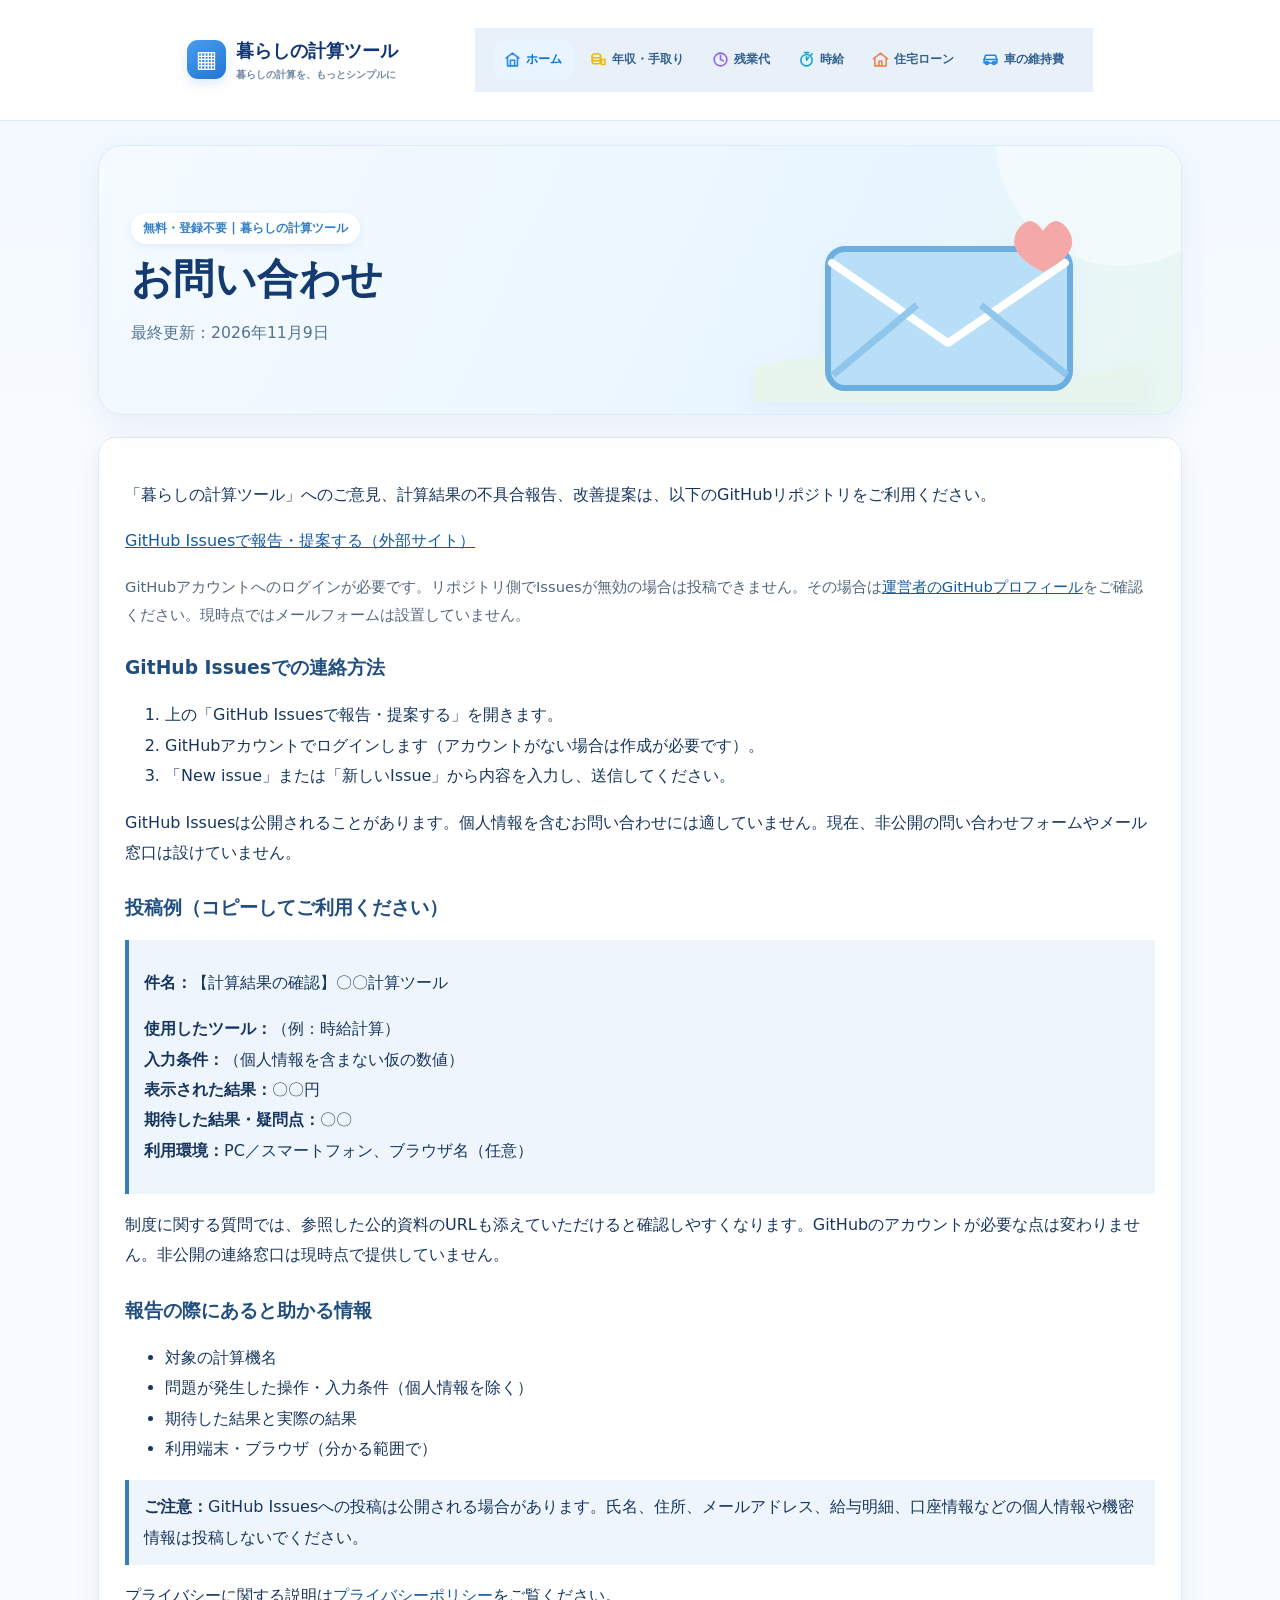
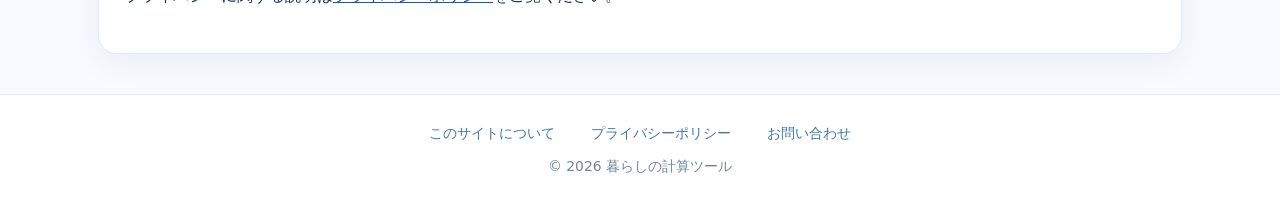
<file: contact.html>
<!DOCTYPE html>

<html lang="ja"><head><meta name="robots" content="noindex, nofollow"><meta name="google-adsense-account" content="ca-pub-7493976070389751"><meta charset="utf-8"/><meta content="width=device-width,initial-scale=1" name="viewport"/><meta content="暮らしの計算ツールの不具合報告や改善提案についてのご案内です。" name="description"/><meta content="index,follow" name="robots"/><link href="https://babydragon-zh.github.io/contact.html" rel="canonical"/><title>お問い合わせ | 暮らしの計算ツール</title><style>*{box-sizing:border-box}body{margin:0;background:#f4f7fb;color:#172b47;font-family:system-ui,-apple-system,"Hiragino Kaku Gothic ProN","Yu Gothic",sans-serif;line-height:1.8}header{background:#173f70;color:white;padding:16px max(18px,calc((100vw - 950px)/2));font-weight:750}header a{color:white;text-decoration:none}nav{background:#e8f0fa;padding:12px 18px;display:flex;flex-wrap:wrap;justify-content:center;gap:8px 20px}a{color:#145aa0}main{max-width:900px;margin:30px auto;padding:0 18px}h1{font-size:clamp(1.6rem,4vw,2rem);line-height:1.4}h2{font-size:1.17rem;margin-top:25px}.card{background:white;padding:26px;border:1px solid #dce5f0;border-radius:14px;margin:18px 0;box-shadow:0 3px 15px #16385e0b}p,li{line-height:1.9}.muted{color:#53677e;font-size:.92rem}.note{padding:12px 15px;border-left:4px solid #377cc1;background:#eef5fd}footer{text-align:center;color:#53677e;padding:22px 12px}footer a{margin:0 8px}a:focus-visible{outline:3px solid orange;outline-offset:2px}@media(max-width:600px){.card{padding:18px}nav{gap:6px 12px}}</style><style>
/* 2026 site-wide visual refresh: styles only, calculator JS untouched */
:root{--ui-ink:#17365e;--ui-blue:#2787e8;--ui-border:#e0eaf5;--ui-sky:#edf7ff;--ui-shadow:0 10px 30px rgba(43,99,153,.075)}
html{scroll-behavior:smooth}body{background:linear-gradient(180deg,#f0f8ff 0,#f8fbff 460px,#f8fbff 100%)!important;color:var(--ui-ink)!important;font-family:system-ui,-apple-system,"Hiragino Kaku Gothic ProN","Yu Gothic",Meiryo,sans-serif!important;line-height:1.65}*{box-sizing:border-box}
.site-top{background:rgba(255,255,255,.97)!important;border-bottom:1px solid #e1edf8!important;padding:0!important;color:var(--ui-ink)!important;box-shadow:0 3px 16px rgba(33,98,158,.04)}
.site-top .site-top-inner{max-width:1180px;margin:auto;padding:12px 20px;display:flex;align-items:center;justify-content:space-between;gap:15px;flex-wrap:wrap}
.site-brand{display:flex;align-items:center;gap:10px;text-decoration:none!important;color:#17518c!important;font-size:1.18rem;font-weight:800;line-height:1.25}.brand-mark{display:grid;place-items:center;width:39px;height:39px;border-radius:11px;background:linear-gradient(145deg,#4b9ded,#2175d6);color:white;font-size:23px;box-shadow:0 5px 12px #448bd42b}.brand-sub{display:block;font-size:.67rem;color:#7d91a9;font-weight:500;margin-top:2px}
.site-nav{background:#fff!important;border-bottom:1px solid #e5edf6!important;padding:0!important;text-align:left!important}.site-nav-inner{max-width:1180px;margin:auto;padding:8px 18px;display:flex;gap:5px;align-items:center;flex-wrap:wrap;justify-content:center}.site-nav a{display:inline-flex;align-items:center;gap:5px;padding:9px 12px!important;border-radius:10px;color:#526d8b!important;text-decoration:none!important;font-size:.88rem;font-weight:700;white-space:nowrap}.site-nav a:hover,.site-nav a[aria-current="page"]{background:#eaf4ff;color:#1874d0!important}.nav-emoji{font-size:1.1rem;line-height:1}
main{max-width:1120px!important;margin:24px auto 40px!important;padding:0 18px!important}
.ui-hero{position:relative;overflow:hidden;display:grid;grid-template-columns:minmax(0,1.2fr) minmax(245px,.8fr);align-items:center;gap:16px;background:linear-gradient(115deg,#f5fbff,#e8f5ff 70%,#e9f7f1);border:1px solid #dcecf8;border-radius:24px;padding:26px 32px 12px;margin:0 0 22px;box-shadow:var(--ui-shadow)}
.ui-hero:before{content:"";position:absolute;width:250px;height:250px;border-radius:50%;background:#ffffff70;right:-65px;top:-130px}.ui-hero h1{font-size:clamp(1.65rem,3.3vw,2.55rem)!important;color:#143b70!important;letter-spacing:.01em;line-height:1.4;margin:7px 0 10px!important}.ui-hero p{font-size:.98rem!important;color:#55728f!important;line-height:1.85;margin:0 0 14px}.ui-eyebrow{display:inline-block;background:#fff;color:#3380c8;font-weight:750;font-size:.78rem;padding:5px 12px;border-radius:99px;box-shadow:0 3px 10px #438ac91c}.ui-art{width:100%;max-width:390px;justify-self:center;position:relative;z-index:1}.ui-art svg{width:100%;height:auto;display:block;filter:drop-shadow(0 7px 10px #6da5cf14)}
.ui-links{display:grid;grid-template-columns:repeat(2,minmax(0,1fr));gap:14px;margin:0 0 24px}.ui-link{display:flex;align-items:center;gap:15px;text-decoration:none!important;background:white;border:1px solid #e2ecf7;border-radius:17px;padding:16px 18px;box-shadow:var(--ui-shadow);color:#1c4775!important;transition:transform .18s,box-shadow .18s}.ui-link:hover{transform:translateY(-3px);box-shadow:0 14px 26px #4d87c01c}.ui-link .ui-link-icon{width:53px;height:53px;border-radius:15px;background:#eaf5ff;display:grid;place-items:center;font-size:1.9rem;flex-shrink:0}.ui-link strong{display:block;font-size:1.05rem}.ui-link small{display:block;color:#748ca4;font-size:.8rem;margin-top:3px}.ui-link .ui-arrow{margin-left:auto;color:#2787e8;font-size:1.4rem}
.ui-section-label{margin:28px 0 13px;font-size:1.22rem;color:#204f81}.ui-divider{border:0;border-top:1px solid #e3edf8;margin:22px 0}
main .card,main .panel,main section.panel,main #result,main #results{border:1px solid var(--ui-border)!important;border-radius:18px!important;box-shadow:var(--ui-shadow)!important;background:#fff!important}main .card,main .panel{padding:clamp(17px,2.8vw,26px)!important}main h2{color:#214e81!important}main input,main select,main textarea{border:1px solid #cbdced!important;border-radius:9px!important;max-width:100%}main input:focus,main select:focus{outline:2px solid #65a8ed!important;outline-offset:1px}main button,main button[type="submit"]{border-radius:11px!important;background:#2987e6!important;color:white!important;box-shadow:0 4px 10px #2d80cf20}main button.secondary,main button[type="reset"]{background:#e9f3fd!important;color:#205789!important}main .hero{background:#eef7ff!important;border-radius:14px!important}main .metric,main .total-box,main .highlight{border-radius:13px!important}main .pill{background:#e9f5ff!important;color:#2776bd!important}main .info,main .warning{border-radius:11px!important}
.site-footer{margin-top:30px;background:#fff!important;border-top:1px solid #e1edf8!important;text-align:center!important;padding:27px 18px!important;color:#71859a!important;font-size:.87rem}.site-footer a{color:#437aaa!important;text-decoration:none}.site-footer a:hover{text-decoration:underline}.site-footer-links{display:flex;flex-wrap:wrap;justify-content:center;gap:8px 20px;margin-bottom:10px}
@media(max-width:720px){.site-top .site-top-inner{padding:10px 15px;justify-content:center}.site-nav-inner{flex-wrap:nowrap;justify-content:flex-start;overflow-x:auto;padding:8px 12px;-webkit-overflow-scrolling:touch}.site-nav a{font-size:.79rem;padding:8px 10px!important}.ui-hero{grid-template-columns:1fr;padding:20px 20px 4px;gap:0}.ui-hero h1{font-size:1.72rem!important}.ui-art{max-width:285px}.ui-links{grid-template-columns:1fr;gap:10px}.ui-link{padding:13px 15px}main{margin-top:16px!important;padding:0 13px!important}main .card,main .panel{padding:17px!important}}
@media(prefers-reduced-motion:reduce){html{scroll-behavior:auto}.ui-link{transition:none}}
</style><style>/* Consistent release navigation */ .site-header{background:#fff;border-bottom:1px solid #dcecf9}.head-inner{max-width:1160px;margin:auto;min-height:72px;padding:12px 22px;display:flex;align-items:center;justify-content:space-between;gap:20px}.brand{display:flex;align-items:center;gap:10px;text-decoration:none;color:#123675;white-space:nowrap}.brand strong{display:block;font-size:18px}.brand small{display:block;font-size:10px;color:#7387a1;margin-top:2px}.nav{display:flex;align-items:center;gap:6px;flex-wrap:wrap}.nav a{display:inline-flex;align-items:center;gap:5px;padding:10px 11px;border-radius:10px;text-decoration:none;color:#32628f;font-weight:700;font-size:12px;white-space:nowrap}.nav a.active,.nav a:hover{background:#e8f4ff;color:#0874dc}.nav-icon{width:17px;height:17px;display:block;flex-shrink:0}@media(max-width:800px){.head-inner{display:block}.nav{margin-top:12px}}</style></head><body><header class="site-header"><div class="head-inner"><a class="brand" href="./index.html"><span class="brand-mark">▦</span><span><strong>暮らしの計算ツール</strong><small>暮らしの計算を、もっとシンプルに</small></span></a><nav aria-label="メインナビゲーション" class="nav"><a class="active" href="./index.html"><img alt="" aria-hidden="true" class="nav-icon" src="./assets/nav-home.svg"/>ホーム</a><a class="" href="./salary.html"><img alt="" aria-hidden="true" class="nav-icon" src="./assets/nav-salary.svg"/>年収・手取り</a><a class="" href="./overtime.html"><img alt="" aria-hidden="true" class="nav-icon" src="./assets/nav-overtime.svg"/>残業代</a><a class="" href="./hourly.html"><img alt="" aria-hidden="true" class="nav-icon" src="./assets/nav-hourly.svg"/>時給</a><a class="" href="./mortgage.html"><img alt="" aria-hidden="true" class="nav-icon" src="./assets/nav-mortgage.svg"/>住宅ローン</a><a class="" href="./car.html"><img alt="" aria-hidden="true" class="nav-icon" src="./assets/nav-car.svg"/>車の維持費</a></nav></div></header><main><section aria-label="ページの紹介" class="ui-hero"><div><span class="ui-eyebrow">無料・登録不要  |  暮らしの計算ツール</span><h1>お問い合わせ</h1><p class="muted">最終更新：2026年11月9日</p></div><div class="ui-art"><svg aria-label="お手紙のイラスト" role="img" viewbox="0 0 390 230"><path d="M0 195q110-25 200 0t190-5v40H0Z" fill="#e7f5ec"></path><rect fill="#b9dff8" height="139" rx="17" stroke="#6daee0" stroke-width="6" width="242" x="74" y="77"></rect><path d="m78 91 116 80 117-80" fill="none" stroke="#fff" stroke-linecap="round" stroke-linejoin="round" stroke-width="8"></path><path d="m79 203 84-70m150 70-86-70" stroke="#91c6ec" stroke-width="7"></path><path d="M289 59q-13-20-26 0-12 22 26 41 39-19 26-41-13-20-26 0Z" fill="#f5a8a8"></path></svg></div></section><div class="card"><p>「暮らしの計算ツール」へのご意見、計算結果の不具合報告、改善提案は、以下のGitHubリポジトリをご利用ください。</p><p><a href="https://github.com/BabyDragon-ZH/BabyDragon-ZH.github.io/issues" rel="noopener noreferrer" target="_blank">GitHub Issuesで報告・提案する（外部サイト）</a></p><p class="muted">GitHubアカウントへのログインが必要です。リポジトリ側でIssuesが無効の場合は投稿できません。その場合は<a href="https://github.com/BabyDragon-ZH" rel="noopener noreferrer" target="_blank">運営者のGitHubプロフィール</a>をご確認ください。現時点ではメールフォームは設置していません。</p><h2>GitHub Issuesでの連絡方法</h2><ol><li>上の「GitHub Issuesで報告・提案する」を開きます。</li><li>GitHubアカウントでログインします（アカウントがない場合は作成が必要です）。</li><li>「New issue」または「新しいIssue」から内容を入力し、送信してください。</li></ol><p>GitHub Issuesは公開されることがあります。個人情報を含むお問い合わせには適していません。現在、非公開の問い合わせフォームやメール窓口は設けていません。</p><h2>投稿例（コピーしてご利用ください）</h2><div class="note"><p><strong>件名：</strong>【計算結果の確認】〇〇計算ツール</p><p><strong>使用したツール：</strong>（例：時給計算）<br/><strong>入力条件：</strong>（個人情報を含まない仮の数値）<br/><strong>表示された結果：</strong>〇〇円<br/><strong>期待した結果・疑問点：</strong>〇〇<br/><strong>利用環境：</strong>PC／スマートフォン、ブラウザ名（任意）</p></div><p>制度に関する質問では、参照した公的資料のURLも添えていただけると確認しやすくなります。GitHubのアカウントが必要な点は変わりません。非公開の連絡窓口は現時点で提供していません。</p><h2>報告の際にあると助かる情報</h2><ul><li>対象の計算機名</li><li>問題が発生した操作・入力条件（個人情報を除く）</li><li>期待した結果と実際の結果</li><li>利用端末・ブラウザ（分かる範囲で）</li></ul><p class="note"><strong>ご注意：</strong>GitHub Issuesへの投稿は公開される場合があります。氏名、住所、メールアドレス、給与明細、口座情報などの個人情報や機密情報は投稿しないでください。</p><p>プライバシーに関する説明は<a href="./privacy.html">プライバシーポリシー</a>をご覧ください。</p></div></main><footer class="site-footer"><div class="site-footer-links"><a href="./about.html">このサイトについて</a><a href="./privacy.html">プライバシーポリシー</a><a href="./contact.html">お問い合わせ</a></div><div>© 2026 暮らしの計算ツール</div></footer></body></html>
</file>
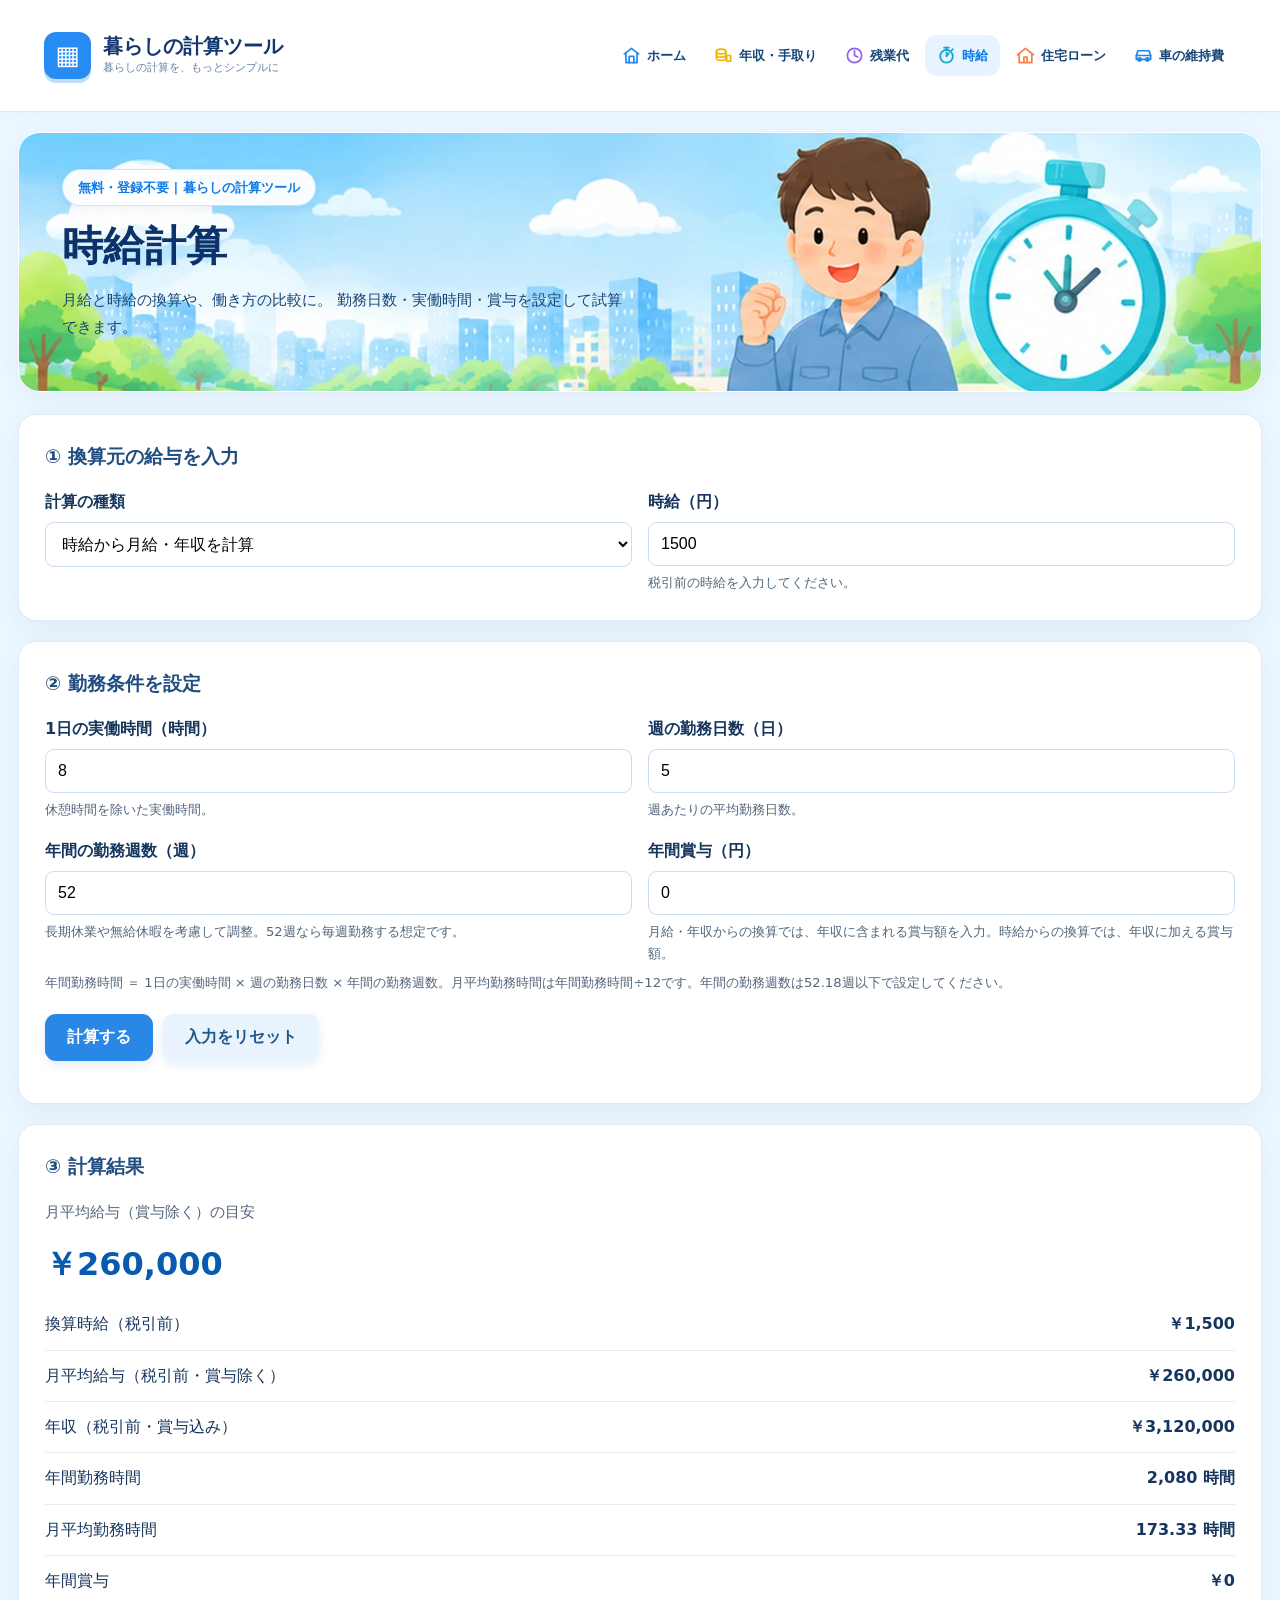
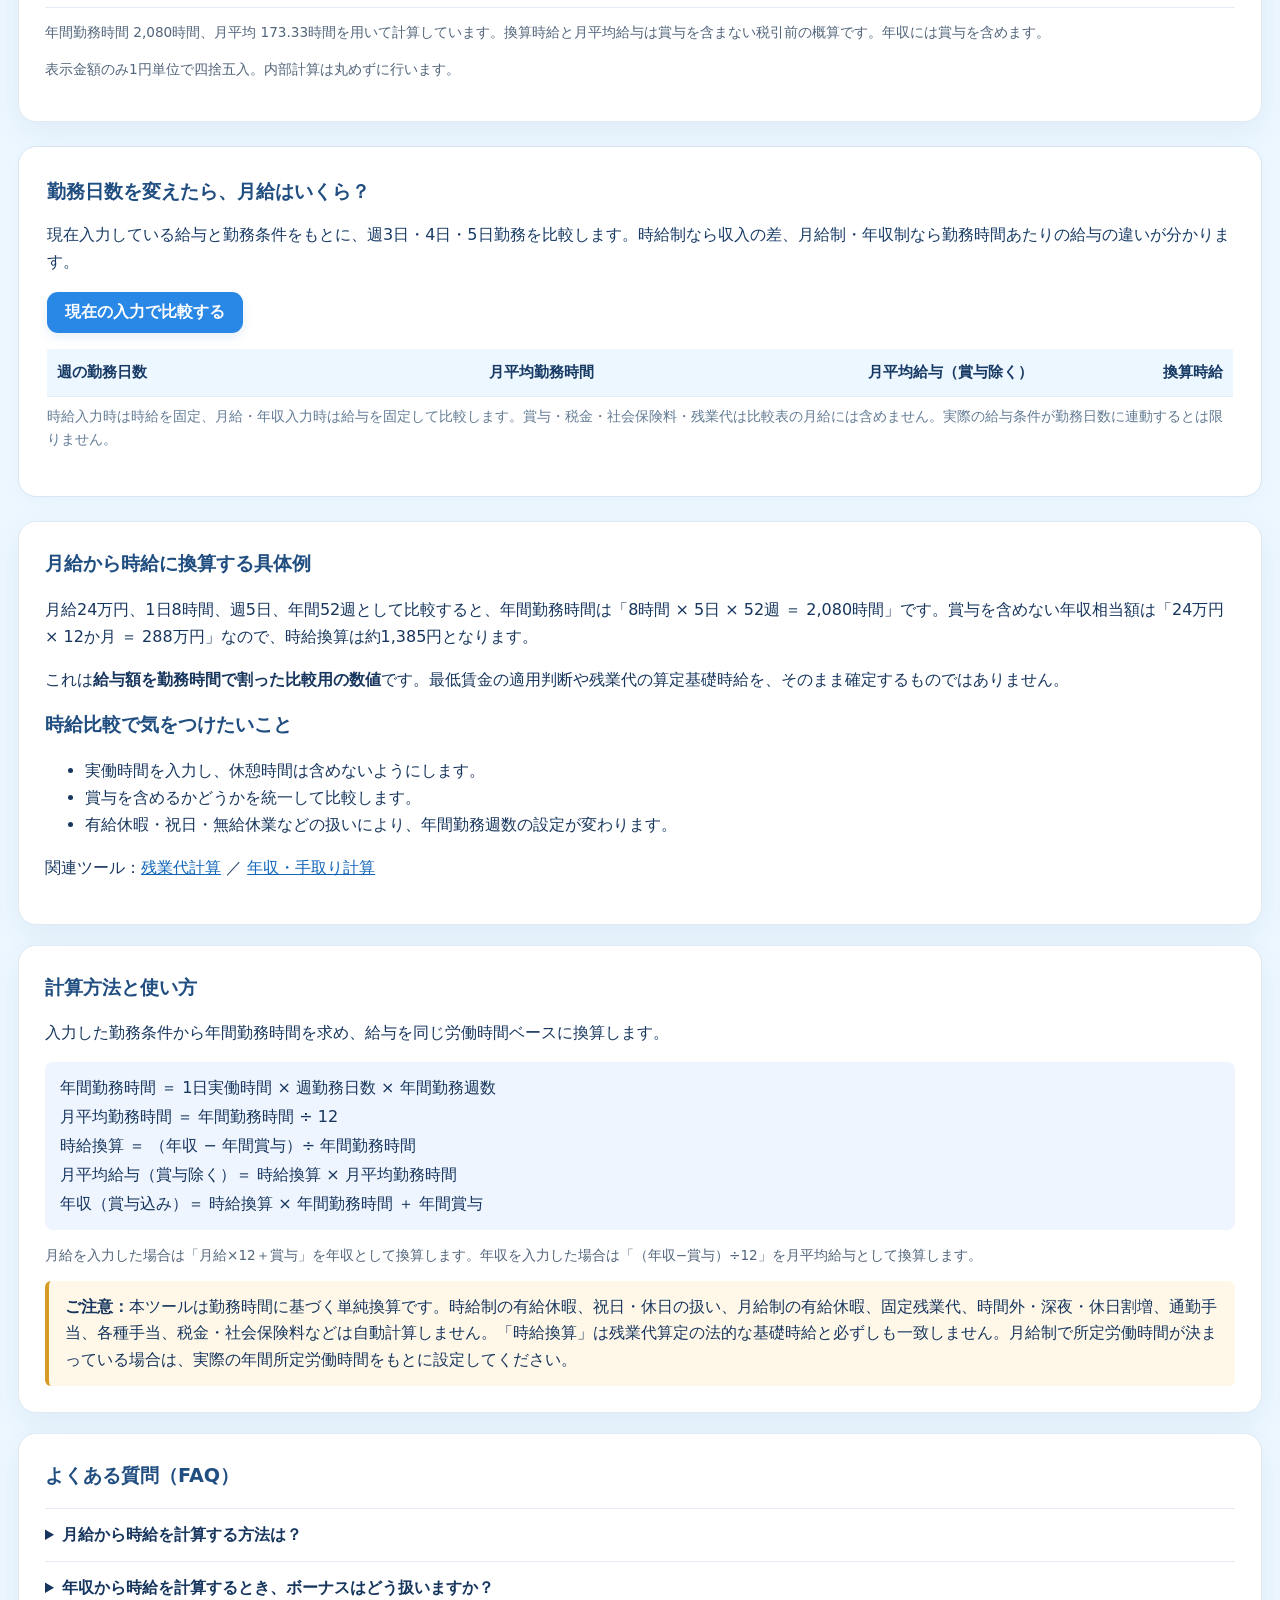
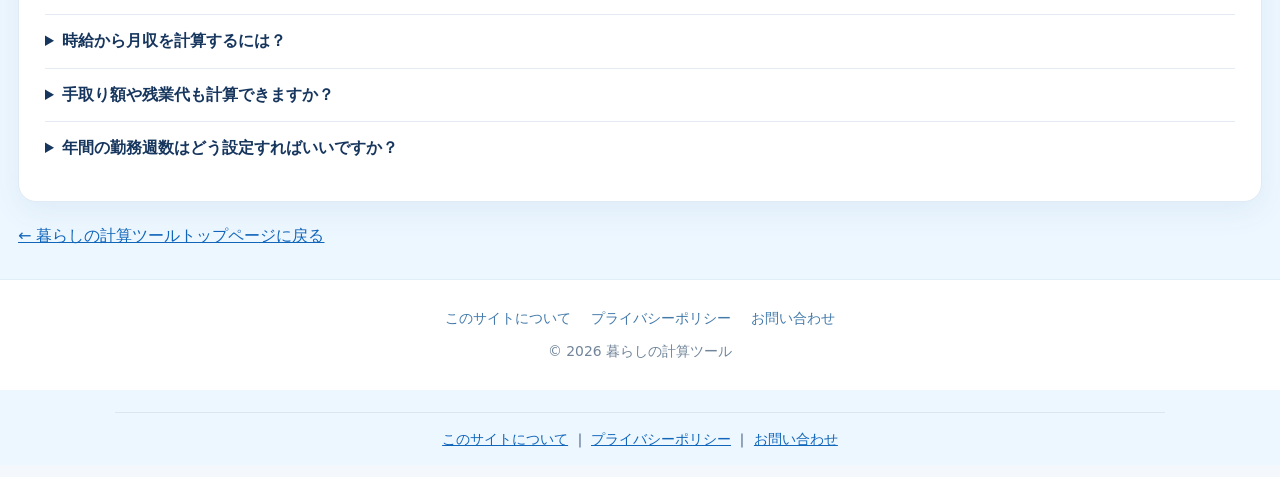
<file: hourly.html>
<!DOCTYPE html>

<html lang="ja">
<head><meta name="robots" content="noindex, nofollow"><meta name="google-adsense-account" content="ca-pub-7493976070389751">
<meta charset="utf-8"/>
<meta content="width=device-width, initial-scale=1" name="viewport"/>
<meta content="時給計算・月給からの時給換算を無料で。勤務時間や給与条件を入力して働き方の比較に役立てられます。" name="description"/>
<title>時給計算｜月給から時給を無料で換算 - 暮らしの計算ツール</title>
<style>
:root{font-family:system-ui,-apple-system,"Hiragino Kaku Gothic ProN","Yu Gothic",sans-serif;color:#182b45;background:#f4f7fb}*{box-sizing:border-box}body{margin:0}header{background:#123f75;color:white;padding:20px 16px}header .wrap{max-width:940px;margin:auto}header a{color:white;text-decoration:none}nav{padding:12px 16px;text-align:center;background:#e8f0fa;display:flex;gap:16px;justify-content:center;flex-wrap:wrap}a{color:#1266ba}main{max-width:940px;margin:28px auto;padding:0 16px}h1{font-size:1.8rem;margin:0 0 8px}h2{font-size:1.2rem;margin:0 0 16px}h3{font-size:1.04rem}p,li{line-height:1.7}.muted{color:#52657b;font-size:.92rem}.panel{background:#fff;border:1px solid #dce5f0;border-radius:14px;padding:24px;margin:0 0 20px;box-shadow:0 3px 14px #173b6810}.grid{display:grid;grid-template-columns:repeat(2,minmax(0,1fr));gap:16px}.field label{display:block;font-weight:650;margin-bottom:7px}.field input,.field select{width:100%;padding:12px;border:1px solid #9fb1c7;border-radius:8px;font-size:1rem;background:white}.field input:focus,.field select:focus{outline:2px solid #2775cf;outline-offset:1px}.hint{font-size:.82rem;color:#52657b;margin:6px 0 0}.actions{margin-top:20px;display:flex;gap:10px;flex-wrap:wrap}button{background:#1266ba;color:white;border:0;border-radius:9px;padding:13px 22px;font-weight:700;font-size:1rem;cursor:pointer}button:hover{background:#0e4e91}.secondary{background:#e7eef7;color:#173b61}.secondary:hover{background:#d7e3f3}.total{font-size:2rem;font-weight:800;color:#075aaf;margin:8px 0}.result-row{display:flex;justify-content:space-between;gap:12px;border-bottom:1px solid #e5ebf2;padding:12px 0}.result-row span:last-child{font-weight:700;text-align:right}.note{background:#fff8e9;border-left:4px solid #d69b24;padding:13px 16px;border-radius:6px}.error{color:#b42318;font-weight:650;margin-top:12px}.small{font-size:.85rem}footer{text-align:center;padding:20px;color:#5e6e80}.formula{background:#eef5ff;padding:12px 15px;border-radius:8px;line-height:1.8}details{border-top:1px solid #e5ebf2;padding:13px 0}summary{font-weight:700;cursor:pointer}#results[hidden]{display:none}@media(max-width:600px){.grid{grid-template-columns:1fr}.panel{padding:17px}.total{font-size:1.7rem}nav{gap:10px}}
</style>
<style>
/* 2026 site-wide visual refresh: styles only, calculator JS untouched */
:root{--ui-ink:#17365e;--ui-blue:#2787e8;--ui-border:#e0eaf5;--ui-sky:#edf7ff;--ui-shadow:0 10px 30px rgba(43,99,153,.075)}
html{scroll-behavior:smooth}body{background:linear-gradient(180deg,#f0f8ff 0,#f8fbff 460px,#f8fbff 100%)!important;color:var(--ui-ink)!important;font-family:system-ui,-apple-system,"Hiragino Kaku Gothic ProN","Yu Gothic",Meiryo,sans-serif!important;line-height:1.65}*{box-sizing:border-box}
.site-top{background:rgba(255,255,255,.97)!important;border-bottom:1px solid #e1edf8!important;padding:0!important;color:var(--ui-ink)!important;box-shadow:0 3px 16px rgba(33,98,158,.04)}
.site-top .site-top-inner{max-width:1180px;margin:auto;padding:12px 20px;display:flex;align-items:center;justify-content:space-between;gap:15px;flex-wrap:wrap}
.site-brand{display:flex;align-items:center;gap:10px;text-decoration:none!important;color:#17518c!important;font-size:1.18rem;font-weight:800;line-height:1.25}.brand-mark{display:grid;place-items:center;width:39px;height:39px;border-radius:11px;background:linear-gradient(145deg,#4b9ded,#2175d6);color:white;font-size:23px;box-shadow:0 5px 12px #448bd42b}.brand-sub{display:block;font-size:.67rem;color:#7d91a9;font-weight:500;margin-top:2px}
.site-nav{background:#fff!important;border-bottom:1px solid #e5edf6!important;padding:0!important;text-align:left!important}.site-nav-inner{max-width:1180px;margin:auto;padding:8px 18px;display:flex;gap:5px;align-items:center;flex-wrap:wrap;justify-content:center}.site-nav a{display:inline-flex;align-items:center;gap:5px;padding:9px 12px!important;border-radius:10px;color:#526d8b!important;text-decoration:none!important;font-size:.88rem;font-weight:700;white-space:nowrap}.site-nav a:hover,.site-nav a[aria-current="page"]{background:#eaf4ff;color:#1874d0!important}.nav-emoji{font-size:1.1rem;line-height:1}
main{max-width:1120px!important;margin:24px auto 40px!important;padding:0 18px!important}
.ui-hero{position:relative;overflow:hidden;display:grid;grid-template-columns:minmax(0,1.2fr) minmax(245px,.8fr);align-items:center;gap:16px;background:linear-gradient(115deg,#f5fbff,#e8f5ff 70%,#e9f7f1);border:1px solid #dcecf8;border-radius:24px;padding:26px 32px 12px;margin:0 0 22px;box-shadow:var(--ui-shadow)}
.ui-hero:before{content:"";position:absolute;width:250px;height:250px;border-radius:50%;background:#ffffff70;right:-65px;top:-130px}.ui-hero h1{font-size:clamp(1.65rem,3.3vw,2.55rem)!important;color:#143b70!important;letter-spacing:.01em;line-height:1.4;margin:7px 0 10px!important}.ui-hero p{font-size:.98rem!important;color:#55728f!important;line-height:1.85;margin:0 0 14px}.ui-eyebrow{display:inline-block;background:#fff;color:#3380c8;font-weight:750;font-size:.78rem;padding:5px 12px;border-radius:99px;box-shadow:0 3px 10px #438ac91c}.ui-art{width:100%;max-width:390px;justify-self:center;position:relative;z-index:1}.ui-art svg{width:100%;height:auto;display:block;filter:drop-shadow(0 7px 10px #6da5cf14)}
.ui-links{display:grid;grid-template-columns:repeat(2,minmax(0,1fr));gap:14px;margin:0 0 24px}.ui-link{display:flex;align-items:center;gap:15px;text-decoration:none!important;background:white;border:1px solid #e2ecf7;border-radius:17px;padding:16px 18px;box-shadow:var(--ui-shadow);color:#1c4775!important;transition:transform .18s,box-shadow .18s}.ui-link:hover{transform:translateY(-3px);box-shadow:0 14px 26px #4d87c01c}.ui-link .ui-link-icon{width:53px;height:53px;border-radius:15px;background:#eaf5ff;display:grid;place-items:center;font-size:1.9rem;flex-shrink:0}.ui-link strong{display:block;font-size:1.05rem}.ui-link small{display:block;color:#748ca4;font-size:.8rem;margin-top:3px}.ui-link .ui-arrow{margin-left:auto;color:#2787e8;font-size:1.4rem}
.ui-section-label{margin:28px 0 13px;font-size:1.22rem;color:#204f81}.ui-divider{border:0;border-top:1px solid #e3edf8;margin:22px 0}
main .card,main .panel,main section.panel,main #result,main #results{border:1px solid var(--ui-border)!important;border-radius:18px!important;box-shadow:var(--ui-shadow)!important;background:#fff!important}main .card,main .panel{padding:clamp(17px,2.8vw,26px)!important}main h2{color:#214e81!important}main input,main select,main textarea{border:1px solid #cbdced!important;border-radius:9px!important;max-width:100%}main input:focus,main select:focus{outline:2px solid #65a8ed!important;outline-offset:1px}main button,main button[type="submit"]{border-radius:11px!important;background:#2987e6!important;color:white!important;box-shadow:0 4px 10px #2d80cf20}main button.secondary,main button[type="reset"]{background:#e9f3fd!important;color:#205789!important}main .hero{background:#eef7ff!important;border-radius:14px!important}main .metric,main .total-box,main .highlight{border-radius:13px!important}main .pill{background:#e9f5ff!important;color:#2776bd!important}main .info,main .warning{border-radius:11px!important}
.site-footer{margin-top:30px;background:#fff!important;border-top:1px solid #e1edf8!important;text-align:center!important;padding:27px 18px!important;color:#71859a!important;font-size:.87rem}.site-footer a{color:#437aaa!important;text-decoration:none}.site-footer a:hover{text-decoration:underline}.site-footer-links{display:flex;flex-wrap:wrap;justify-content:center;gap:8px 20px;margin-bottom:10px}
@media(max-width:720px){.site-top .site-top-inner{padding:10px 15px;justify-content:center}.site-nav-inner{flex-wrap:nowrap;justify-content:flex-start;overflow-x:auto;padding:8px 12px;-webkit-overflow-scrolling:touch}.site-nav a{font-size:.79rem;padding:8px 10px!important}.ui-hero{grid-template-columns:1fr;padding:20px 20px 4px;gap:0}.ui-hero h1{font-size:1.72rem!important}.ui-art{max-width:285px}.ui-links{grid-template-columns:1fr;gap:10px}.ui-link{padding:13px 15px}main{margin-top:16px!important;padding:0 13px!important}main .card,main .panel{padding:17px!important}}
@media(prefers-reduced-motion:reduce){html{scroll-behavior:auto}.ui-link{transition:none}}
</style><style>
/* Shared A3 illustration system, scoped to prevent calculator style regressions */
body{background:#edf7ff!important;color:#14366c}
.site-header{position:relative!important;background:#fff!important;color:#12366d!important;border-bottom:1px solid #d7eafa!important;box-shadow:0 2px 15px #c9e1f144!important}
.site-header .head-inner{max-width:1440px;margin:auto;padding:12px 28px;display:flex;align-items:center;justify-content:space-between;gap:18px;flex-wrap:wrap}
.site-header .brand{display:flex;align-items:center;gap:12px;color:#12366d!important;text-decoration:none!important;font-weight:700}
.site-header .brand-mark{width:47px;height:47px;background:#268bf2;border-radius:12px;display:grid;place-items:center;color:white;font-size:26px;box-shadow:0 4px 0 #c0ddfa}
.site-header .brand strong{display:block;font-size:20px;line-height:1.3}.site-header .brand small{display:block;color:#6680a4;font-size:11px;font-weight:400}
.site-header .nav{display:flex;align-items:center;flex-wrap:wrap;gap:4px;background:transparent!important;border:0!important;padding:0!important}
.site-header .nav a{display:inline-flex;align-items:center;gap:6px;padding:10px 12px;border-radius:12px;color:#174679!important;font-weight:700;font-size:13px;text-decoration:none!important}
.site-header .nav a.active,.site-header .nav a:hover{background:#e7f3ff!important;color:#0879e8!important}
.site-header .nav-icon{display:block;width:19px;height:19px;flex-shrink:0}
main{max-width:1300px!important;margin:20px auto!important}
main>.ui-hero.a3-banner{background:#e2f5ff var(--a3-banner) center center/cover no-repeat!important;min-height:260px!important;display:flex!important;align-items:center!important;padding:34px 43px!important;border-radius:22px!important;box-shadow:0 8px 26px #a3c9e733!important;border:1px solid #fff!important;position:relative!important;overflow:hidden!important;isolation:isolate}
main>.ui-hero.a3-banner>div:first-child{width:53%!important;max-width:600px!important;position:relative!important;z-index:1!important}
main>.ui-hero.a3-banner .ui-eyebrow{background:#fffffff0!important;color:#127be5!important;border:1px solid #c7e5ff!important;border-radius:99px!important;padding:7px 15px!important;display:inline-block!important;font-weight:700!important;font-size:13px!important}
main>.ui-hero.a3-banner h1{color:#0c316b!important;font-size:clamp(26px,3.2vw,43px)!important;line-height:1.24!important;margin:15px 0!important}
main>.ui-hero.a3-banner p{color:#184474!important;font-size:15px!important;line-height:1.8!important;max-width:560px!important}
main>.ui-hero.a3-banner .ui-art{display:none!important}
@media(max-width:760px){.site-header .head-inner{padding:12px 15px}.site-header .nav{width:100%;overflow-x:auto;flex-wrap:nowrap;white-space:nowrap}.site-header .nav a{padding:8px}.site-header .brand strong{font-size:18px}main>.ui-hero.a3-banner{min-height:300px!important;align-items:flex-start!important;padding:22px!important;background-position:67% center!important}main>.ui-hero.a3-banner>div:first-child{width:88%!important}main>.ui-hero.a3-banner h1{font-size:28px!important}main>.ui-hero.a3-banner p{font-size:12px!important;max-width:76%!important}}
</style><style id="mobile-banner-readability">
/* Mobile banner layout: identical to the approved home and salary pages. */
@media (max-width:650px){
 main>.ui-hero.a3-banner{display:flex!important;flex-direction:column!important;align-items:stretch!important;justify-content:flex-start!important;min-height:0!important;padding:20px 18px 0!important;background-image:none!important;background-color:#eaf7ff!important;overflow:hidden!important;gap:0!important}
 main>.ui-hero.a3-banner>div:first-child{width:100%!important;max-width:100%!important;flex:none!important;position:relative!important;z-index:2!important}
 main>.ui-hero.a3-banner h1{font-size:clamp(25px,7vw,30px)!important;line-height:1.3!important;margin:12px 0!important}
 main>.ui-hero.a3-banner p{max-width:100%!important;font-size:13px!important;line-height:1.65!important;margin:0!important}
 main>.ui-hero.a3-banner::before{content:''!important;display:block!important;position:relative!important;inset:auto!important;left:auto!important;right:auto!important;top:auto!important;bottom:auto!important;border-radius:0!important;width:calc(100% + 36px)!important;height:auto!important;aspect-ratio:4.5/1!important;flex-shrink:0!important;margin:12px -18px 0!important;background:var(--a3-banner) center center/100% 100% no-repeat!important;opacity:1!important;transform:none!important;pointer-events:none!important;z-index:0!important}
 main>.ui-hero.a3-banner::after{display:none!important;content:none!important}
}
</style><link href="https://babydragon-zh.github.io/hourly.html" rel="canonical"/><style id="phase2-comparison-style">.phase2-panel{margin:24px 0;padding:clamp(18px,3vw,28px);background:#fff;border:1px solid #d5e5f3;border-radius:18px;box-shadow:0 5px 18px #c3d7e522;color:#183b66;line-height:1.8}.phase2-panel h2{margin:0 0 12px;color:#214e81}.phase2-panel p{margin:8px 0 16px}.phase2-controls{display:flex;flex-wrap:wrap;align-items:end;gap:14px;margin:14px 0}.phase2-controls label{display:grid;gap:5px;min-width:145px;font-weight:600}.phase2-controls input{width:150px;max-width:100%;padding:10px;border:1px solid #c5d9e9;border-radius:9px;font:inherit}.phase2-panel button{padding:10px 18px;background:#2987e6;color:white;border:0;border-radius:10px;font-weight:700;cursor:pointer}.phase2-table-wrap{overflow-x:auto}.phase2-table{width:100%;border-collapse:collapse;min-width:390px;font-size:.94rem}.phase2-table th,.phase2-table td{border-bottom:1px solid #e4edf6;padding:10px;text-align:right}.phase2-table th:first-child,.phase2-table td:first-child{text-align:left}.phase2-table thead{background:#edf7ff}.phase2-muted{font-size:.87rem;color:#627b94}.phase2-error{color:#b02929;font-weight:600}@media(max-width:650px){.phase2-panel{padding:17px}.phase2-controls label{min-width:0;flex:1 1 130px}.phase2-controls input{width:100%}}</style></head>
<body>
<header class="site-header"><div class="head-inner"><a class="brand" href="./index.html"><span class="brand-mark">▦</span><span><strong>暮らしの計算ツール</strong><small>暮らしの計算を、もっとシンプルに</small></span></a><nav aria-label="メインナビゲーション" class="nav"><a class="" href="./index.html"><img alt="" aria-hidden="true" class="nav-icon" src="./assets/nav-home.svg"/>ホーム</a><a class="" href="./salary.html"><img alt="" aria-hidden="true" class="nav-icon" src="./assets/nav-salary.svg"/>年収・手取り</a><a class="" href="./overtime.html"><img alt="" aria-hidden="true" class="nav-icon" src="./assets/nav-overtime.svg"/>残業代</a><a class="active" href="./hourly.html"><img alt="" aria-hidden="true" class="nav-icon" src="./assets/nav-hourly.svg"/>時給</a><a class="" href="./mortgage.html"><img alt="" aria-hidden="true" class="nav-icon" src="./assets/nav-mortgage.svg"/>住宅ローン</a><a class="" href="./car.html"><img alt="" aria-hidden="true" class="nav-icon" src="./assets/nav-car.svg"/>車の維持費</a></nav></div></header>
<main><section aria-label="ページの紹介" class="ui-hero a3-banner" style="--a3-banner:url('./assets/banner-hourly.webp')"><div><span class="ui-eyebrow">無料・登録不要  |  暮らしの計算ツール</span><h1>時給計算</h1><p class="muted">月給と時給の換算や、働き方の比較に。 勤務日数・実働時間・賞与を設定して試算できます。</p></div></section>
<section class="panel">
<h2>① 換算元の給与を入力</h2>
<div class="grid">
<div class="field"><label for="mode">計算の種類</label><select id="mode"><option value="hourly">時給から月給・年収を計算</option><option value="monthly">月給から時給・年収を計算</option><option value="annual">年収から時給・月給を計算</option></select></div>
<div class="field"><label for="pay" id="payLabel">時給（円）</label><input id="pay" inputmode="decimal" min="0" step="any" type="number" value="1500"/><p class="hint" id="payHint">税引前の時給を入力してください。</p></div>
</div>
</section>
<section class="panel">
<h2>② 勤務条件を設定</h2>
<div class="grid">
<div class="field"><label for="hours">1日の実働時間（時間）</label><input id="hours" inputmode="decimal" max="24" min="0.1" step="any" type="number" value="8"/><p class="hint">休憩時間を除いた実働時間。</p></div>
<div class="field"><label for="days">週の勤務日数（日）</label><input id="days" inputmode="decimal" max="7" min="0.1" step="any" type="number" value="5"/><p class="hint">週あたりの平均勤務日数。</p></div>
<div class="field"><label for="weeks">年間の勤務週数（週）</label><input id="weeks" inputmode="decimal" max="52.18" min="0.1" step="any" type="number" value="52"/><p class="hint">長期休業や無給休暇を考慮して調整。52週なら毎週勤務する想定です。</p></div>
<div class="field"><label for="bonus">年間賞与（円）</label><input id="bonus" inputmode="decimal" min="0" step="any" type="number" value="0"/><p class="hint">月給・年収からの換算では、年収に含まれる賞与額を入力。時給からの換算では、年収に加える賞与額。</p></div>
</div>
<p class="hint">年間勤務時間 ＝ 1日の実働時間 × 週の勤務日数 × 年間の勤務週数。月平均勤務時間は年間勤務時間÷12です。年間の勤務週数は52.18週以下で設定してください。</p>
<div class="actions"><button id="calculate" type="button">計算する</button><button class="secondary" id="reset" type="button">入力をリセット</button></div>
<p aria-live="polite" class="error" id="error" role="alert"></p>
</section>
<section aria-live="polite" class="panel" hidden="" id="results">
<h2>③ 計算結果</h2>
<p class="muted" id="resultDescription"></p>
<div class="total" id="headline"></div>
<div class="result-row"><span>換算時給（税引前）</span><span id="hourlyResult"></span></div>
<div class="result-row"><span>月平均給与（税引前・賞与除く）</span><span id="monthlyResult"></span></div>
<div class="result-row"><span>年収（税引前・賞与込み）</span><span id="annualResult"></span></div>
<div class="result-row"><span>年間勤務時間</span><span id="annualHours"></span></div>
<div class="result-row"><span>月平均勤務時間</span><span id="monthlyHours"></span></div>
<div class="result-row"><span>年間賞与</span><span id="bonusResult"></span></div>
<p class="small muted" id="explanation"></p>
<p class="small muted">表示金額のみ1円単位で四捨五入。内部計算は丸めずに行います。</p>
</section>
<section class="phase2-panel" aria-labelledby="p2-hourly-title"><h2 id="p2-hourly-title">勤務日数を変えたら、月給はいくら？</h2><p>現在入力している給与と勤務条件をもとに、週3日・4日・5日勤務を比較します。時給制なら収入の差、月給制・年収制なら勤務時間あたりの給与の違いが分かります。</p><div class="phase2-controls"><button type="button" id="p2-hourly-run">現在の入力で比較する</button></div><p class="phase2-error" id="p2-hourly-error" role="alert"></p><div class="phase2-table-wrap"><table class="phase2-table"><thead><tr><th>週の勤務日数</th><th>月平均勤務時間</th><th>月平均給与（賞与除く）</th><th>換算時給</th></tr></thead><tbody id="p2-hourly-body"></tbody></table></div><p class="phase2-muted">時給入力時は時給を固定、月給・年収入力時は給与を固定して比較します。賞与・税金・社会保険料・残業代は比較表の月給には含めません。実際の給与条件が勤務日数に連動するとは限りません。</p></section><section class="panel seo-guide"><h2>月給から時給に換算する具体例</h2><p>月給24万円、1日8時間、週5日、年間52週として比較すると、年間勤務時間は「8時間 × 5日 × 52週 ＝ 2,080時間」です。賞与を含めない年収相当額は「24万円 × 12か月 ＝ 288万円」なので、時給換算は約1,385円となります。</p><p>これは<strong>給与額を勤務時間で割った比較用の数値</strong>です。最低賃金の適用判断や残業代の算定基礎時給を、そのまま確定するものではありません。</p><h2>時給比較で気をつけたいこと</h2><ul><li>実働時間を入力し、休憩時間は含めないようにします。</li><li>賞与を含めるかどうかを統一して比較します。</li><li>有給休暇・祝日・無給休業などの扱いにより、年間勤務週数の設定が変わります。</li></ul><p>関連ツール：<a href="./overtime.html">残業代計算</a> ／ <a href="./salary.html">年収・手取り計算</a></p></section>
<section class="panel">
<h2>計算方法と使い方</h2>
<p>入力した勤務条件から年間勤務時間を求め、給与を同じ労働時間ベースに換算します。</p>
<div class="formula">年間勤務時間 ＝ 1日実働時間 × 週勤務日数 × 年間勤務週数<br/>月平均勤務時間 ＝ 年間勤務時間 ÷ 12<br/>時給換算 ＝ （年収 − 年間賞与）÷ 年間勤務時間<br/>月平均給与（賞与除く）＝ 時給換算 × 月平均勤務時間<br/>年収（賞与込み）＝ 時給換算 × 年間勤務時間 ＋ 年間賞与</div>
<p class="small muted">月給を入力した場合は「月給×12＋賞与」を年収として換算します。年収を入力した場合は「（年収−賞与）÷12」を月平均給与として換算します。</p>
<div class="note"><strong>ご注意：</strong>本ツールは勤務時間に基づく単純換算です。時給制の有給休暇、祝日・休日の扱い、月給制の有給休暇、固定残業代、時間外・深夜・休日割増、通勤手当、各種手当、税金・社会保険料などは自動計算しません。「時給換算」は残業代算定の法的な基礎時給と必ずしも一致しません。月給制で所定労働時間が決まっている場合は、実際の年間所定労働時間をもとに設定してください。</div>
</section>
<section class="panel">
<h2>よくある質問（FAQ）</h2>
<details><summary>月給から時給を計算する方法は？</summary><p>月給を12倍した金額を年間勤務時間で割ります。賞与を含む実質的な年収ベースの時給を知りたい場合は、年収に賞与を含めて入力するなど、目的に合わせて比較してください。</p></details>
<details><summary>年収から時給を計算するとき、ボーナスはどう扱いますか？</summary><p>このツールでは賞与を通常の給与と分けます。年収と年間賞与を入力すると、賞与を除いた給与を勤務時間で割って時給換算します。賞与を含む年収全体の時間当たり金額を知りたい場合は、賞与欄を0円にして比較できます。</p></details>
<details><summary>時給から月収を計算するには？</summary><p>時給に月平均勤務時間を掛けます。月平均勤務時間は、1日の実働時間×週の勤務日数×年間の勤務週数÷12で求めます。毎月の実際の勤務日数により給与は変動します。</p></details>
<details><summary>手取り額や残業代も計算できますか？</summary><p>このページの金額は税引前の概算です。手取り額は<a href="./salary.html">年収・手取り計算</a>、割増賃金の概算は<a href="./overtime.html">残業代計算</a>をご利用ください。</p></details>
<details><summary>年間の勤務週数はどう設定すればいいですか？</summary><p>52週を基準に、無給の休業や勤務しない週を差し引いてください。祝日や有給休暇など、給与が支払われる日をどう扱うかは雇用形態と比較目的によって異なります。年間所定労働時間が分かる場合は、その時間に近くなるよう調整してください。</p></details>
</section>
<p><a href="./">← 暮らしの計算ツールトップページに戻る</a></p>
</main>
<footer class="site-footer"><div class="site-footer-links"><a href="./about.html">このサイトについて</a><a href="./privacy.html">プライバシーポリシー</a><a href="./contact.html">お問い合わせ</a></div><div>© 2026 暮らしの計算ツール</div></footer>
<div class="site-info-links" style="max-width:1050px;margin:22px auto 12px;padding:12px 16px;text-align:center;line-height:2;border-top:1px solid #dce5f0;font-size:14px"><a href="./about.html">このサイトについて</a> ｜ <a href="./privacy.html">プライバシーポリシー</a> ｜ <a href="./contact.html">お問い合わせ</a></div>
<script>
(function(){
'use strict';
const el=id=>document.getElementById(id);
const money=n=>new Intl.NumberFormat('ja-JP',{style:'currency',currency:'JPY',maximumFractionDigits:0}).format(n);
const num=n=>new Intl.NumberFormat('ja-JP',{maximumFractionDigits:2}).format(n);
const defaults={mode:'hourly',pay:'1500',hours:'8',days:'5',weeks:'52',bonus:'0'};
function updateLabels(){const mode=el('mode').value;const labels={hourly:['時給（円）','税引前の時給を入力してください。'],monthly:['月給（円・賞与除く）','税引前の月給を入力してください。'],annual:['年収（円・賞与込み）','税引前の年収総額を入力してください。']};el('payLabel').textContent=labels[mode][0];el('payHint').textContent=labels[mode][1];}
function clear(){el('results').hidden=true;el('headline').textContent='';}
function calculate(){
 const mode=el('mode').value;const vals={};for(const id of ['pay','hours','days','weeks','bonus']){const raw=el(id).value.trim();if(raw===''){el('error').textContent='すべての項目を入力してください。';clear();return;}vals[id]=Number(raw);if(!Number.isFinite(vals[id])||vals[id]<0){el('error').textContent='0以上の有限な数値を入力してください。';clear();return;}}
 const {pay,hours,days,weeks,bonus}=vals;
 if(pay<=0||hours<=0||days<=0||weeks<=0||hours>24||days>7||weeks>52.18){el('error').textContent='給与・実働時間・勤務日数・勤務週数は正の値で入力し、1日24時間以下・週7日以下・年間52.18週以下にしてください。';clear();return;}
 if(mode==='annual'&&bonus>pay){el('error').textContent='年間賞与は年収以下にしてください。';clear();return;}
 const yearHours=hours*days*weeks,monthHours=yearHours/12;
 let hourly,monthly,annual;
 if(mode==='hourly'){hourly=pay;monthly=hourly*monthHours;annual=hourly*yearHours+bonus;}
 else if(mode==='monthly'){monthly=pay;hourly=monthly/monthHours;annual=monthly*12+bonus;}
 else{annual=pay;monthly=(annual-bonus)/12;hourly=(annual-bonus)/yearHours;}
 if(![hourly,monthly,annual,yearHours,monthHours].every(Number.isFinite)||Math.max(hourly,monthly,annual)>1e15){el('error').textContent='計算結果が大きすぎます。入力値を確認してください。';clear();return;}
 el('error').textContent='';el('results').hidden=false;
 el('hourlyResult').textContent=money(hourly);el('monthlyResult').textContent=money(monthly);el('annualResult').textContent=money(annual);el('annualHours').textContent=num(yearHours)+' 時間';el('monthlyHours').textContent=num(monthHours)+' 時間';el('bonusResult').textContent=money(bonus);
 const labels={hourly:['月平均給与（賞与除く）',monthly],monthly:['換算時給',hourly],annual:['換算時給',hourly]};el('resultDescription').textContent=labels[mode][0]+'の目安';el('headline').textContent=money(labels[mode][1]);
 el('explanation').textContent='年間勤務時間 '+num(yearHours)+'時間、月平均 '+num(monthHours)+'時間を用いて計算しています。換算時給と月平均給与は賞与を含まない税引前の概算です。年収には賞与を含めます。';
}
el('mode').addEventListener('change',()=>{updateLabels();clear();el('error').textContent='';});
for(const id of ['pay','hours','days','weeks','bonus'])el(id).addEventListener('input',()=>{clear();el('error').textContent='';});
el('calculate').addEventListener('click',calculate);
el('reset').addEventListener('click',()=>{for(const [id,value] of Object.entries(defaults))el(id).value=value;updateLabels();calculate();});
updateLabels();calculate();
})();
</script>
<script id="phase2-comparison-script">
(()=>{'use strict';const $=id=>document.getElementById(id),yen=n=>Math.round(n).toLocaleString('ja-JP')+' 円',fmt=n=>n.toLocaleString('ja-JP',{maximumFractionDigits:1});$('p2-hourly-run').addEventListener('click',()=>{const mode=$('mode').value,pay=Number($('pay').value),h=Number($('hours').value),w=Number($('weeks').value),b=Number($('bonus').value),error=$('p2-hourly-error'),body=$('p2-hourly-body');body.replaceChildren();if(![pay,h,w,b].every(Number.isFinite)||pay<=0||h<=0||h>24||w<=0||w>52.18||b<0||(mode==='annual'&&b>pay)){error.textContent='給与・勤務時間・勤務週数・賞与の入力を確認してください。';return;}error.textContent='';for(const d of [3,4,5]){const mh=h*d*w/12;const month=mode==='hourly'?pay*mh:mode==='monthly'?pay:(pay-b)/12;const rate=month/mh;const tr=document.createElement('tr');for(const value of [d+'日',fmt(mh)+'時間',yen(month),yen(rate)]){const td=document.createElement('td');td.textContent=value;tr.append(td);}body.append(tr);}});})();
</script></body>
</html>
</file>
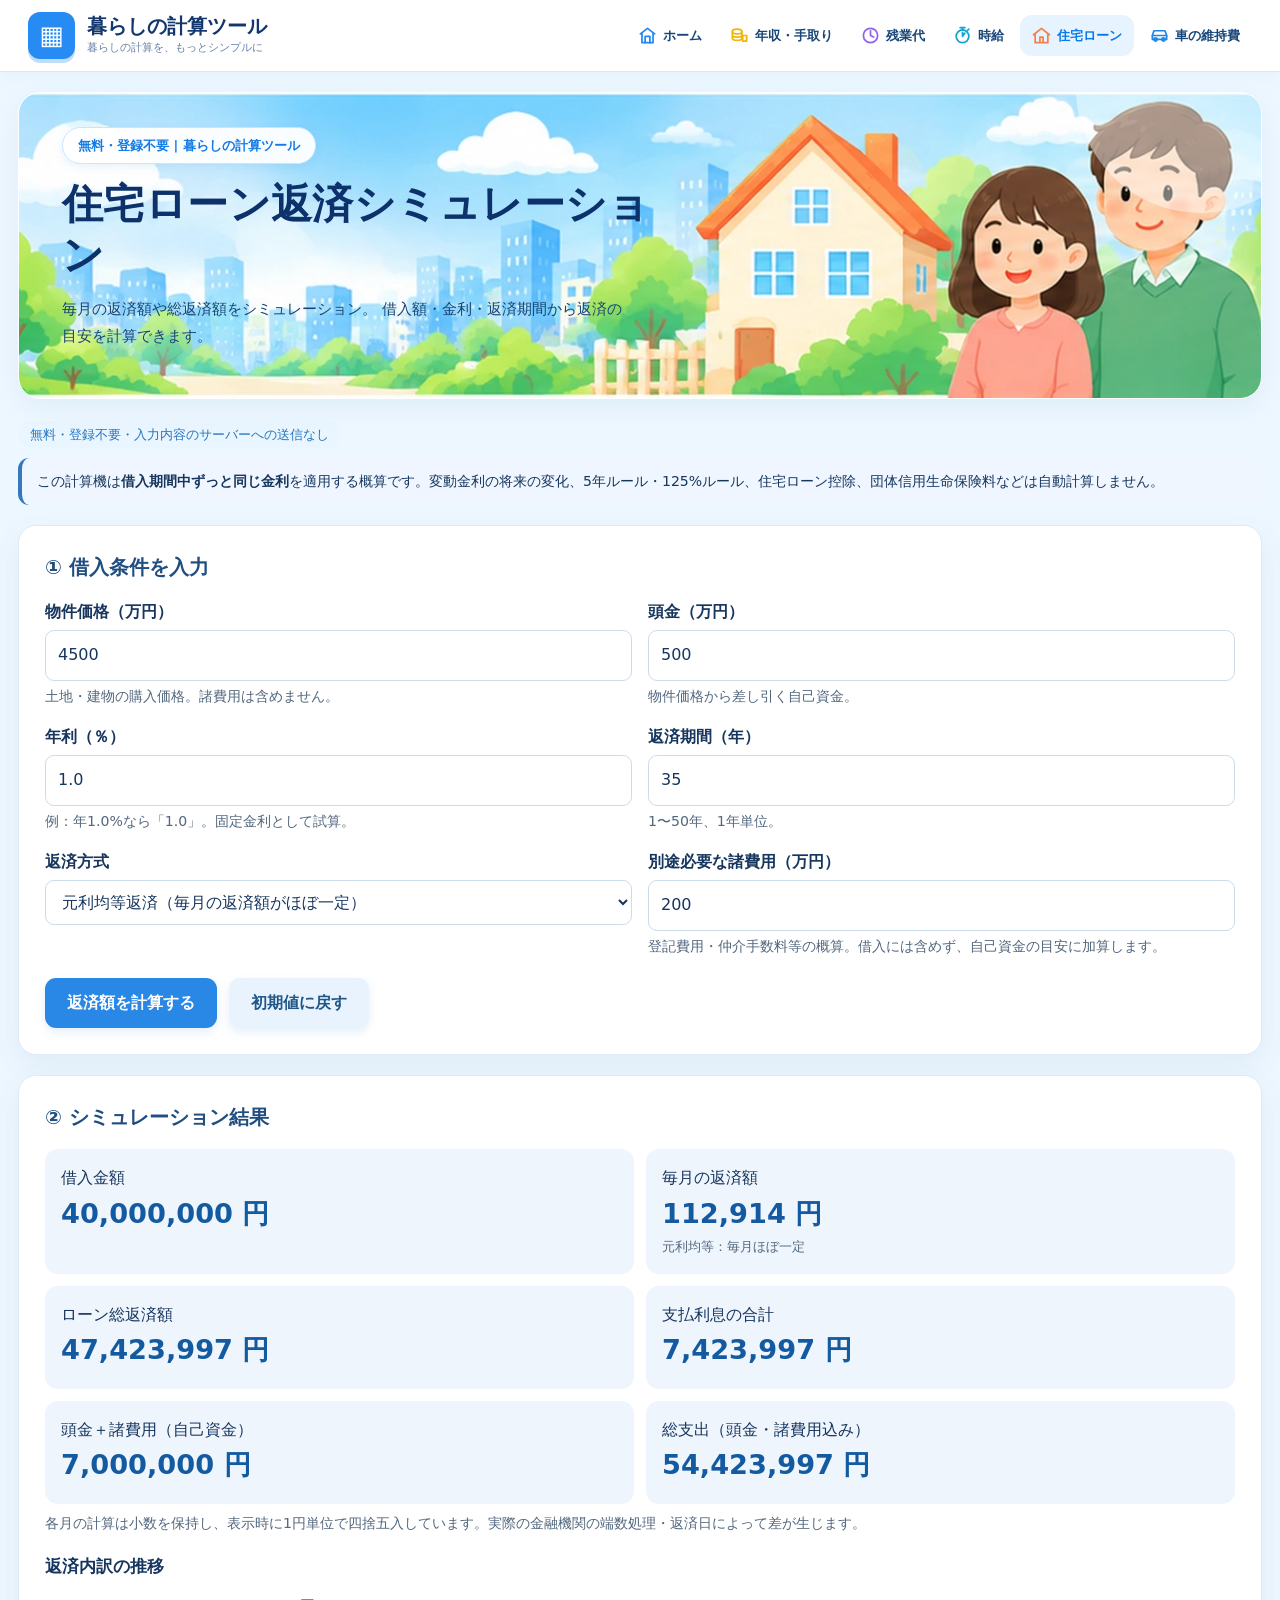
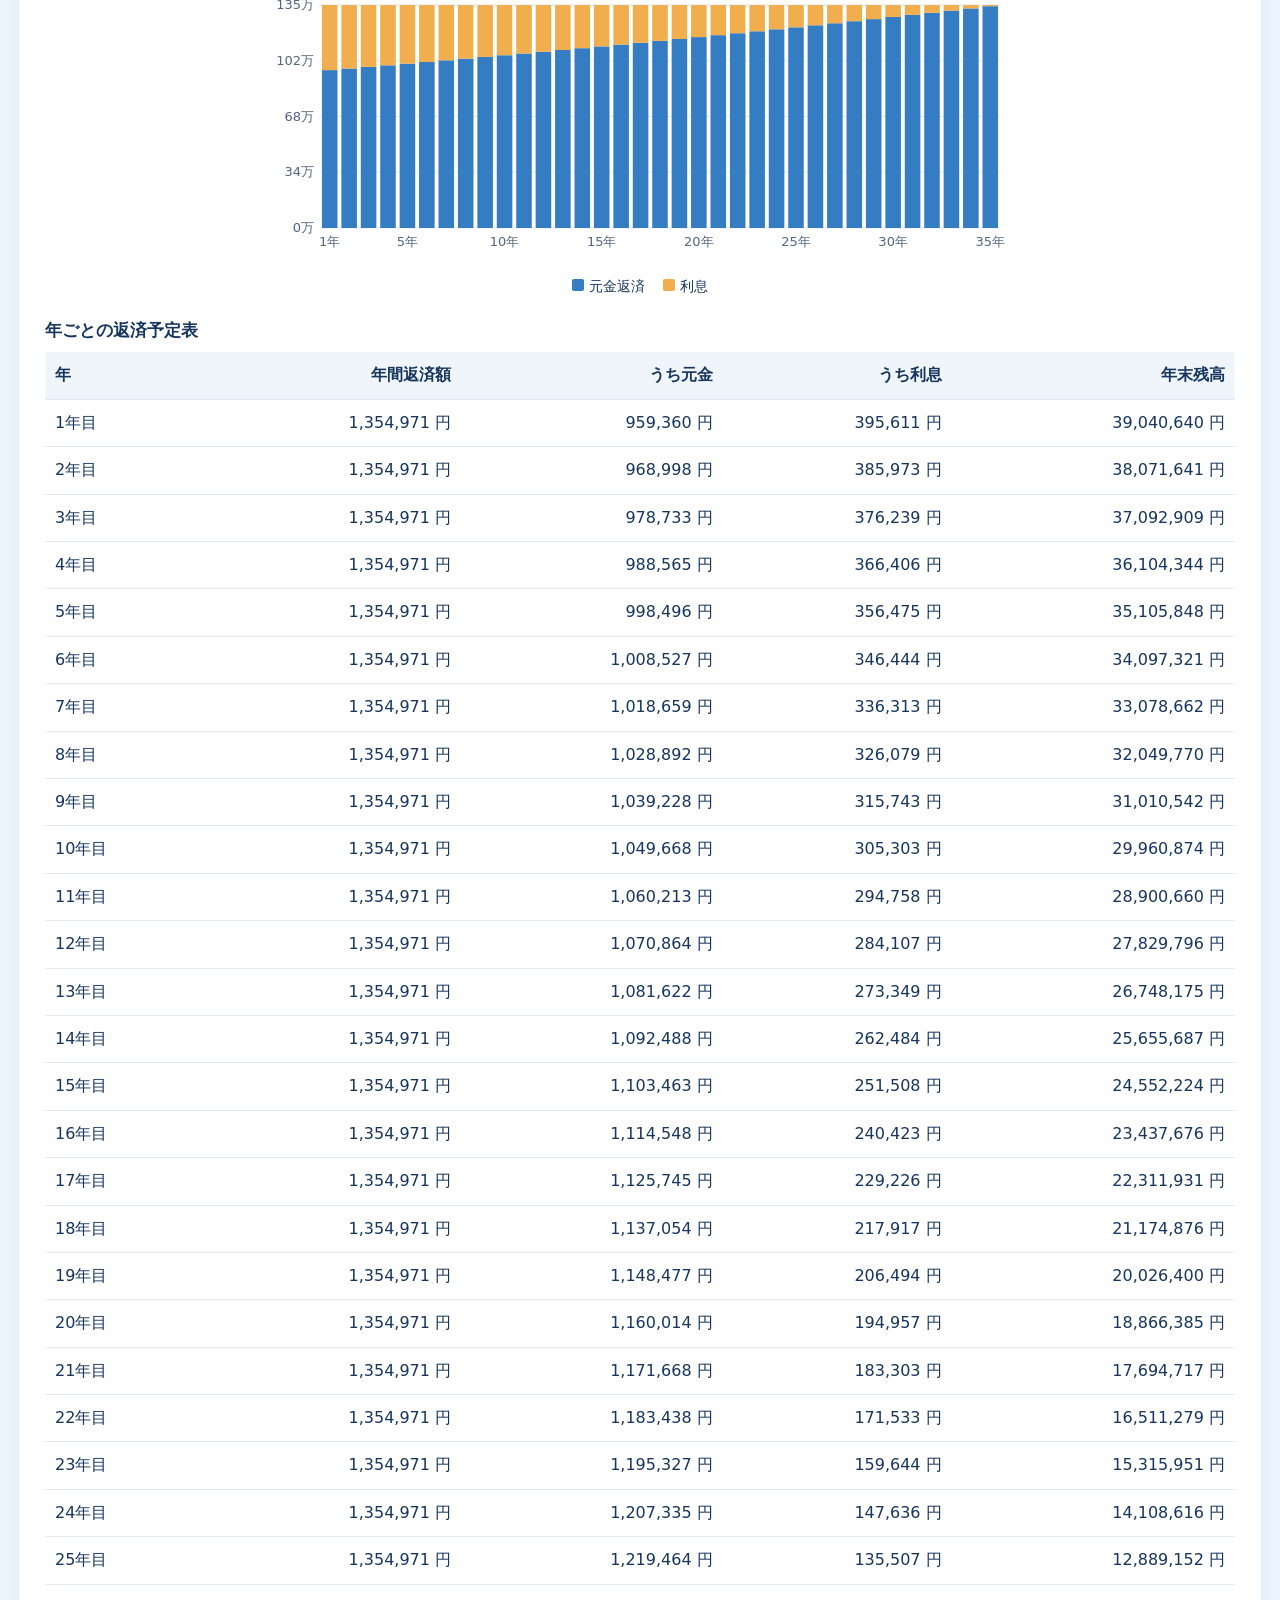
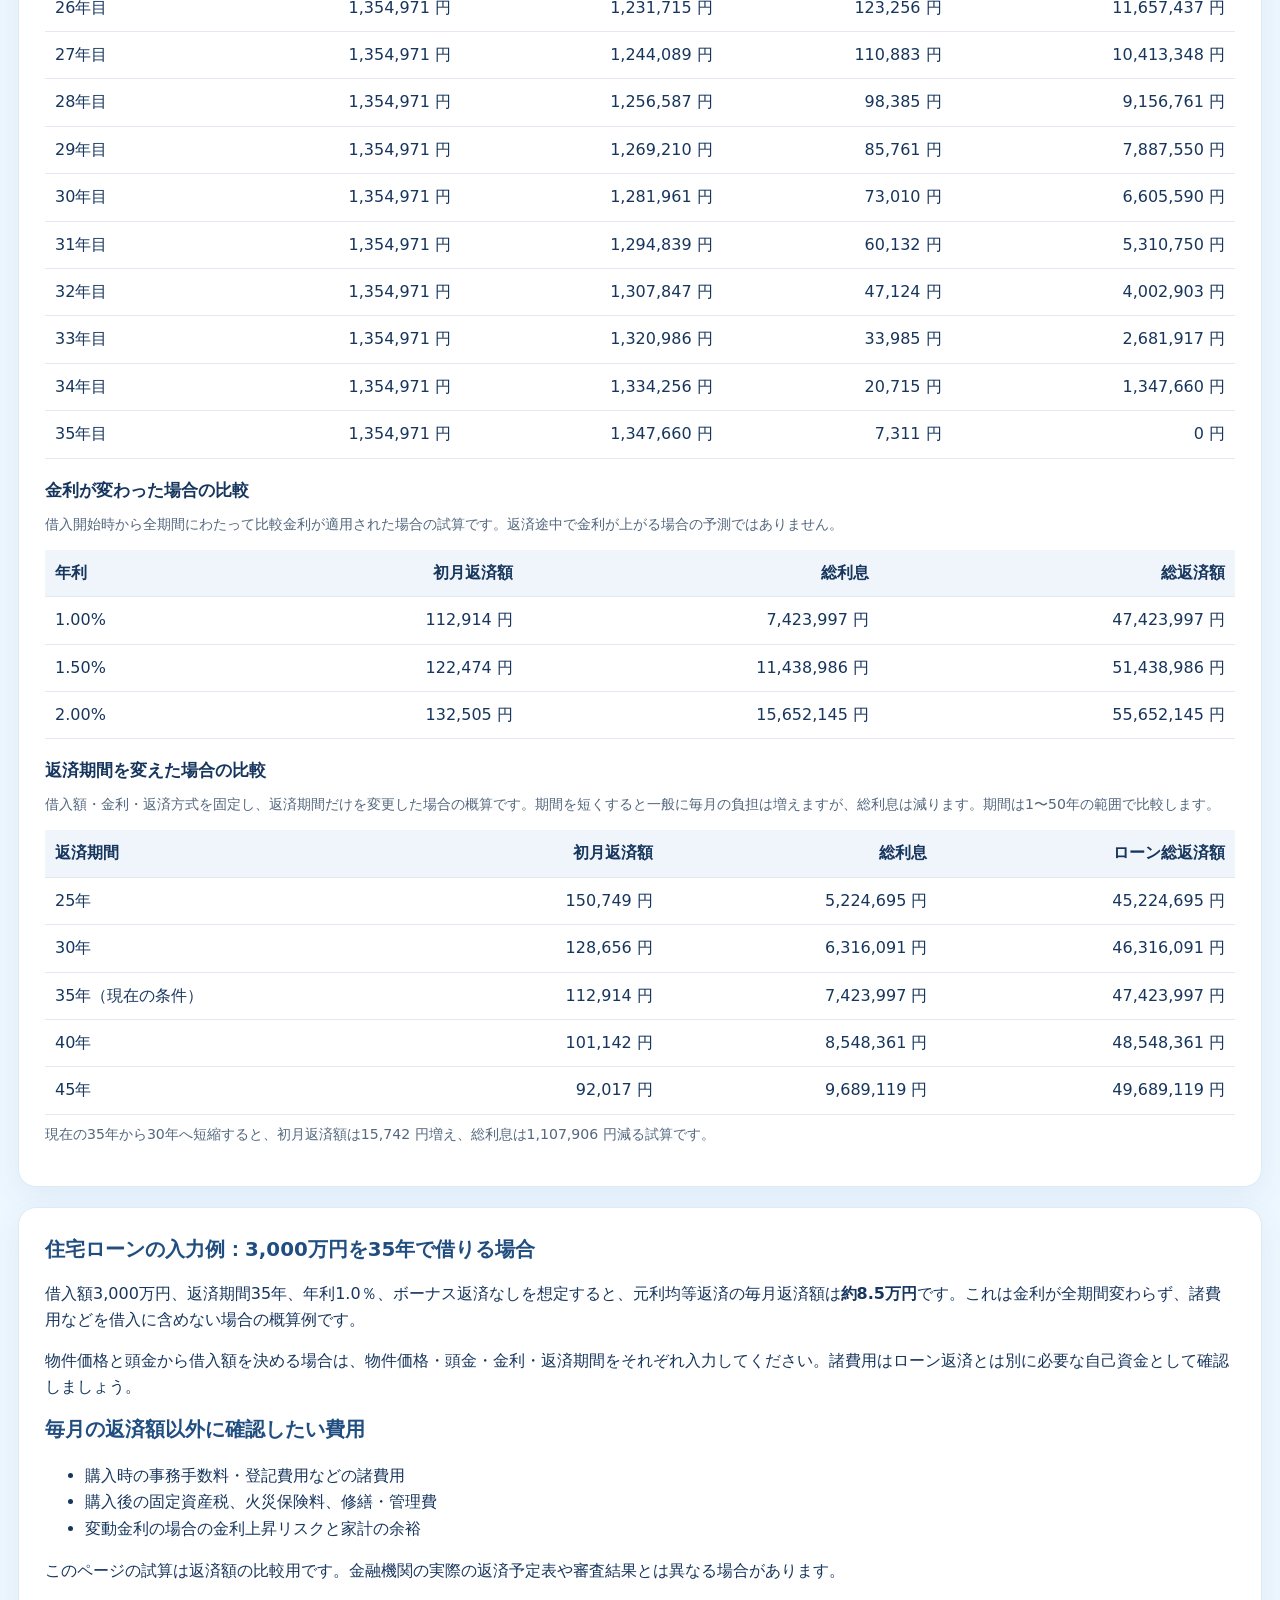
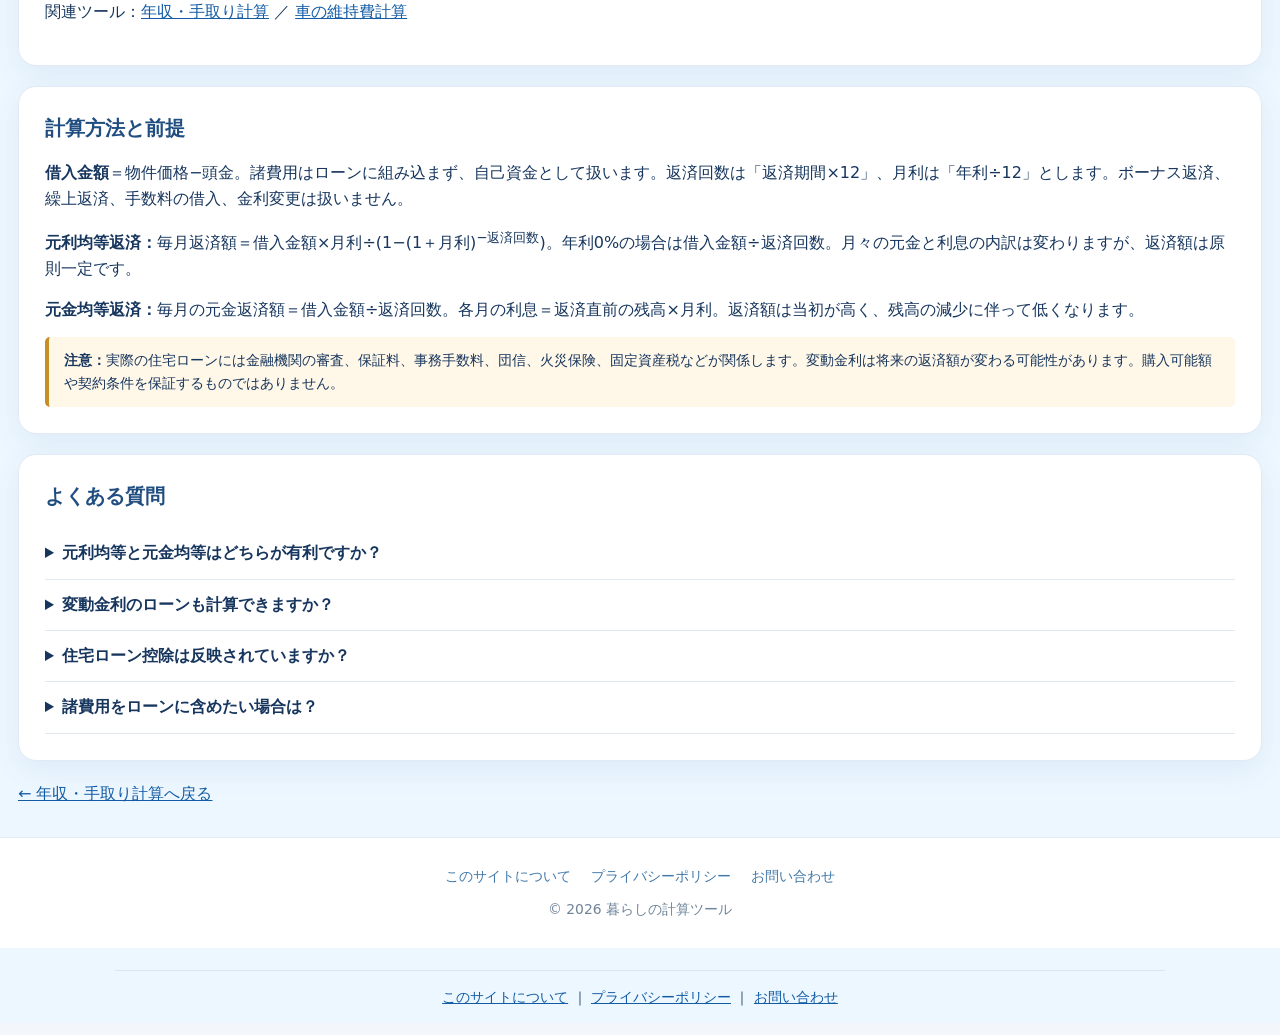
<file: mortgage.html>
<!DOCTYPE html>

<html lang="ja">
<head><meta name="robots" content="noindex, nofollow"><meta name="google-adsense-account" content="ca-pub-7493976070389751">
<meta charset="utf-8"/><meta content="width=device-width,initial-scale=1" name="viewport"/>
<meta content="住宅ローンの毎月の返済額や総返済額を無料でシミュレーション。借入額・金利・返済期間から目安を確認できます。" name="description"/>
<meta content="index,follow" name="robots"/><link href="https://babydragon-zh.github.io/mortgage.html" rel="canonical"/>
<title>住宅ローン返済シミュレーション｜毎月の返済額を試算 - 暮らしの計算ツール</title>
<style>
:root{font-family:system-ui,-apple-system,"Hiragino Kaku Gothic ProN","Yu Gothic",Meiryo,sans-serif;color:#172b47;background:#f3f6fb}*{box-sizing:border-box}body{margin:0;line-height:1.65}a{color:#135ca5}header{background:#173f70;color:white}header .wrap{max-width:1050px;margin:auto;padding:16px 18px;font-weight:750}header a{color:white;text-decoration:none}nav{background:#e7eff9;border-bottom:1px solid #ccd9e8}nav .wrap{max-width:1050px;margin:auto;padding:11px 18px;display:flex;flex-wrap:wrap;gap:12px 22px}nav a{font-weight:650}nav a[aria-current="page"]{color:#173f70;text-decoration:none}main{max-width:1050px;margin:28px auto;padding:0 16px}h1{font-size:clamp(1.5rem,3.5vw,2.1rem);margin:0 0 10px;line-height:1.4}h2{font-size:1.24rem;margin:0 0 14px}h3{font-size:1.06rem;margin:18px 0 8px}p{margin:8px 0 14px}.muted,.hint{color:#53677e}.small,.hint{font-size:.88rem}.pill{display:inline-block;background:#e6effa;color:#225080;border-radius:25px;padding:3px 12px;font-size:.8rem;margin-bottom:10px}.panel{background:white;border:1px solid #dce5f0;border-radius:14px;padding:24px;margin:20px 0;box-shadow:0 3px 15px #16385e0b}.grid{display:grid;grid-template-columns:repeat(2,minmax(0,1fr));gap:16px}.field label{display:block;font-weight:700;margin-bottom:5px}.field input,.field select{display:block;width:100%;border:1px solid #95aac3;border-radius:8px;padding:11px 12px;font:inherit;background:white;color:inherit}.hint{margin:4px 0 0}.note{background:#fff7e7;border-left:4px solid #c78d26;padding:12px 15px;border-radius:5px}.info{background:#eff6ff;border-left:4px solid #3578bf;padding:12px 15px;border-radius:5px}.actions{display:flex;flex-wrap:wrap;gap:12px;margin-top:20px}button{font:inherit;font-weight:700;border:0;border-radius:9px;background:#1267b4;color:white;padding:12px 22px;cursor:pointer}button.secondary{background:#e5eef8;color:#21466e}button:focus-visible,input:focus-visible,select:focus-visible,a:focus-visible{outline:3px solid #f0a629;outline-offset:2px}.error{color:#ae201c;font-weight:700}.error:empty{display:none}.results{display:grid;grid-template-columns:repeat(2,minmax(0,1fr));gap:12px}.metric{background:#eff5fd;border-radius:10px;padding:16px}.metric strong{display:block;font-size:clamp(1.2rem,3vw,1.7rem);color:#135aa1;overflow-wrap:anywhere}.metric .sub{display:block;font-size:.8rem;color:#53677e}.table-wrap{overflow-x:auto}table{border-collapse:collapse;width:100%;min-width:540px}th,td{padding:10px;border-bottom:1px solid #e2e9f1;text-align:right;font-variant-numeric:tabular-nums}th:first-child,td:first-child{text-align:left}th{background:#eff5fb}details{border-bottom:1px solid #e1e8f1;padding:12px 0}summary{cursor:pointer;font-weight:700}footer{text-align:center;padding:25px;color:#60748a}#result[hidden]{display:none}#chart{display:block;width:100%;max-width:750px;height:auto;margin:12px auto}#chart text{font-size:13px;fill:#53677e}#chart .principal{fill:#347dc2}#chart .interest{fill:#f1ae4e}#chart .gridline{stroke:#e3eaf3;stroke-width:1}.legend{display:flex;gap:18px;justify-content:center;flex-wrap:wrap}.legend i{display:inline-block;width:12px;height:12px;margin-right:5px;border-radius:2px}.nowrap{white-space:nowrap}@media(max-width:650px){main{margin:18px auto}.panel{padding:17px}.grid,.results{grid-template-columns:1fr}nav .wrap{gap:8px 15px}.metric strong{font-size:1.5rem}}
</style>
<style>
/* 2026 site-wide visual refresh: styles only, calculator JS untouched */
:root{--ui-ink:#17365e;--ui-blue:#2787e8;--ui-border:#e0eaf5;--ui-sky:#edf7ff;--ui-shadow:0 10px 30px rgba(43,99,153,.075)}
html{scroll-behavior:smooth}body{background:linear-gradient(180deg,#f0f8ff 0,#f8fbff 460px,#f8fbff 100%)!important;color:var(--ui-ink)!important;font-family:system-ui,-apple-system,"Hiragino Kaku Gothic ProN","Yu Gothic",Meiryo,sans-serif!important;line-height:1.65}*{box-sizing:border-box}
.site-top{background:rgba(255,255,255,.97)!important;border-bottom:1px solid #e1edf8!important;padding:0!important;color:var(--ui-ink)!important;box-shadow:0 3px 16px rgba(33,98,158,.04)}
.site-top .site-top-inner{max-width:1180px;margin:auto;padding:12px 20px;display:flex;align-items:center;justify-content:space-between;gap:15px;flex-wrap:wrap}
.site-brand{display:flex;align-items:center;gap:10px;text-decoration:none!important;color:#17518c!important;font-size:1.18rem;font-weight:800;line-height:1.25}.brand-mark{display:grid;place-items:center;width:39px;height:39px;border-radius:11px;background:linear-gradient(145deg,#4b9ded,#2175d6);color:white;font-size:23px;box-shadow:0 5px 12px #448bd42b}.brand-sub{display:block;font-size:.67rem;color:#7d91a9;font-weight:500;margin-top:2px}
.site-nav{background:#fff!important;border-bottom:1px solid #e5edf6!important;padding:0!important;text-align:left!important}.site-nav-inner{max-width:1180px;margin:auto;padding:8px 18px;display:flex;gap:5px;align-items:center;flex-wrap:wrap;justify-content:center}.site-nav a{display:inline-flex;align-items:center;gap:5px;padding:9px 12px!important;border-radius:10px;color:#526d8b!important;text-decoration:none!important;font-size:.88rem;font-weight:700;white-space:nowrap}.site-nav a:hover,.site-nav a[aria-current="page"]{background:#eaf4ff;color:#1874d0!important}.nav-emoji{font-size:1.1rem;line-height:1}
main{max-width:1120px!important;margin:24px auto 40px!important;padding:0 18px!important}
.ui-hero{position:relative;overflow:hidden;display:grid;grid-template-columns:minmax(0,1.2fr) minmax(245px,.8fr);align-items:center;gap:16px;background:linear-gradient(115deg,#f5fbff,#e8f5ff 70%,#e9f7f1);border:1px solid #dcecf8;border-radius:24px;padding:26px 32px 12px;margin:0 0 22px;box-shadow:var(--ui-shadow)}
.ui-hero:before{content:"";position:absolute;width:250px;height:250px;border-radius:50%;background:#ffffff70;right:-65px;top:-130px}.ui-hero h1{font-size:clamp(1.65rem,3.3vw,2.55rem)!important;color:#143b70!important;letter-spacing:.01em;line-height:1.4;margin:7px 0 10px!important}.ui-hero p{font-size:.98rem!important;color:#55728f!important;line-height:1.85;margin:0 0 14px}.ui-eyebrow{display:inline-block;background:#fff;color:#3380c8;font-weight:750;font-size:.78rem;padding:5px 12px;border-radius:99px;box-shadow:0 3px 10px #438ac91c}.ui-art{width:100%;max-width:390px;justify-self:center;position:relative;z-index:1}.ui-art svg{width:100%;height:auto;display:block;filter:drop-shadow(0 7px 10px #6da5cf14)}
.ui-links{display:grid;grid-template-columns:repeat(2,minmax(0,1fr));gap:14px;margin:0 0 24px}.ui-link{display:flex;align-items:center;gap:15px;text-decoration:none!important;background:white;border:1px solid #e2ecf7;border-radius:17px;padding:16px 18px;box-shadow:var(--ui-shadow);color:#1c4775!important;transition:transform .18s,box-shadow .18s}.ui-link:hover{transform:translateY(-3px);box-shadow:0 14px 26px #4d87c01c}.ui-link .ui-link-icon{width:53px;height:53px;border-radius:15px;background:#eaf5ff;display:grid;place-items:center;font-size:1.9rem;flex-shrink:0}.ui-link strong{display:block;font-size:1.05rem}.ui-link small{display:block;color:#748ca4;font-size:.8rem;margin-top:3px}.ui-link .ui-arrow{margin-left:auto;color:#2787e8;font-size:1.4rem}
.ui-section-label{margin:28px 0 13px;font-size:1.22rem;color:#204f81}.ui-divider{border:0;border-top:1px solid #e3edf8;margin:22px 0}
main .card,main .panel,main section.panel,main #result,main #results{border:1px solid var(--ui-border)!important;border-radius:18px!important;box-shadow:var(--ui-shadow)!important;background:#fff!important}main .card,main .panel{padding:clamp(17px,2.8vw,26px)!important}main h2{color:#214e81!important}main input,main select,main textarea{border:1px solid #cbdced!important;border-radius:9px!important;max-width:100%}main input:focus,main select:focus{outline:2px solid #65a8ed!important;outline-offset:1px}main button,main button[type="submit"]{border-radius:11px!important;background:#2987e6!important;color:white!important;box-shadow:0 4px 10px #2d80cf20}main button.secondary,main button[type="reset"]{background:#e9f3fd!important;color:#205789!important}main .hero{background:#eef7ff!important;border-radius:14px!important}main .metric,main .total-box,main .highlight{border-radius:13px!important}main .pill{background:#e9f5ff!important;color:#2776bd!important}main .info,main .warning{border-radius:11px!important}
.site-footer{margin-top:30px;background:#fff!important;border-top:1px solid #e1edf8!important;text-align:center!important;padding:27px 18px!important;color:#71859a!important;font-size:.87rem}.site-footer a{color:#437aaa!important;text-decoration:none}.site-footer a:hover{text-decoration:underline}.site-footer-links{display:flex;flex-wrap:wrap;justify-content:center;gap:8px 20px;margin-bottom:10px}
@media(max-width:720px){.site-top .site-top-inner{padding:10px 15px;justify-content:center}.site-nav-inner{flex-wrap:nowrap;justify-content:flex-start;overflow-x:auto;padding:8px 12px;-webkit-overflow-scrolling:touch}.site-nav a{font-size:.79rem;padding:8px 10px!important}.ui-hero{grid-template-columns:1fr;padding:20px 20px 4px;gap:0}.ui-hero h1{font-size:1.72rem!important}.ui-art{max-width:285px}.ui-links{grid-template-columns:1fr;gap:10px}.ui-link{padding:13px 15px}main{margin-top:16px!important;padding:0 13px!important}main .card,main .panel{padding:17px!important}}
@media(prefers-reduced-motion:reduce){html{scroll-behavior:auto}.ui-link{transition:none}}
</style><style>
/* Shared A3 illustration system, scoped to prevent calculator style regressions */
body{background:#edf7ff!important;color:#14366c}
.site-header{position:relative!important;background:#fff!important;color:#12366d!important;border-bottom:1px solid #d7eafa!important;box-shadow:0 2px 15px #c9e1f144!important}
.site-header .head-inner{max-width:1440px;margin:auto;padding:12px 28px;display:flex;align-items:center;justify-content:space-between;gap:18px;flex-wrap:wrap}
.site-header .brand{display:flex;align-items:center;gap:12px;color:#12366d!important;text-decoration:none!important;font-weight:700}
.site-header .brand-mark{width:47px;height:47px;background:#268bf2;border-radius:12px;display:grid;place-items:center;color:white;font-size:26px;box-shadow:0 4px 0 #c0ddfa}
.site-header .brand strong{display:block;font-size:20px;line-height:1.3}.site-header .brand small{display:block;color:#6680a4;font-size:11px;font-weight:400}
.site-header .nav{display:flex;align-items:center;flex-wrap:wrap;gap:4px;background:transparent!important;border:0!important;padding:0!important}
.site-header .nav a{display:inline-flex;align-items:center;gap:6px;padding:10px 12px;border-radius:12px;color:#174679!important;font-weight:700;font-size:13px;text-decoration:none!important}
.site-header .nav a.active,.site-header .nav a:hover{background:#e7f3ff!important;color:#0879e8!important}
.site-header .nav-icon{display:block;width:19px;height:19px;flex-shrink:0}
main{max-width:1300px!important;margin:20px auto!important}
main>.ui-hero.a3-banner{background:#e2f5ff var(--a3-banner) center center/cover no-repeat!important;min-height:260px!important;display:flex!important;align-items:center!important;padding:34px 43px!important;border-radius:22px!important;box-shadow:0 8px 26px #a3c9e733!important;border:1px solid #fff!important;position:relative!important;overflow:hidden!important;isolation:isolate}
main>.ui-hero.a3-banner>div:first-child{width:53%!important;max-width:600px!important;position:relative!important;z-index:1!important}
main>.ui-hero.a3-banner .ui-eyebrow{background:#fffffff0!important;color:#127be5!important;border:1px solid #c7e5ff!important;border-radius:99px!important;padding:7px 15px!important;display:inline-block!important;font-weight:700!important;font-size:13px!important}
main>.ui-hero.a3-banner h1{color:#0c316b!important;font-size:clamp(26px,3.2vw,43px)!important;line-height:1.24!important;margin:15px 0!important}
main>.ui-hero.a3-banner p{color:#184474!important;font-size:15px!important;line-height:1.8!important;max-width:560px!important}
main>.ui-hero.a3-banner .ui-art{display:none!important}
@media(max-width:760px){.site-header .head-inner{padding:12px 15px}.site-header .nav{width:100%;overflow-x:auto;flex-wrap:nowrap;white-space:nowrap}.site-header .nav a{padding:8px}.site-header .brand strong{font-size:18px}main>.ui-hero.a3-banner{min-height:300px!important;align-items:flex-start!important;padding:22px!important;background-position:67% center!important}main>.ui-hero.a3-banner>div:first-child{width:88%!important}main>.ui-hero.a3-banner h1{font-size:28px!important}main>.ui-hero.a3-banner p{font-size:12px!important;max-width:76%!important}}
</style><style id="mobile-banner-readability">
/* Mobile banner layout: identical to the approved home and salary pages. */
@media (max-width:650px){
 main>.ui-hero.a3-banner{display:flex!important;flex-direction:column!important;align-items:stretch!important;justify-content:flex-start!important;min-height:0!important;padding:20px 18px 0!important;background-image:none!important;background-color:#eaf7ff!important;overflow:hidden!important;gap:0!important}
 main>.ui-hero.a3-banner>div:first-child{width:100%!important;max-width:100%!important;flex:none!important;position:relative!important;z-index:2!important}
 main>.ui-hero.a3-banner h1{font-size:clamp(25px,7vw,30px)!important;line-height:1.3!important;margin:12px 0!important}
 main>.ui-hero.a3-banner p{max-width:100%!important;font-size:13px!important;line-height:1.65!important;margin:0!important}
 main>.ui-hero.a3-banner::before{content:''!important;display:block!important;position:relative!important;inset:auto!important;left:auto!important;right:auto!important;top:auto!important;bottom:auto!important;border-radius:0!important;width:calc(100% + 36px)!important;height:auto!important;aspect-ratio:4.5/1!important;flex-shrink:0!important;margin:12px -18px 0!important;background:var(--a3-banner) center center/100% 100% no-repeat!important;opacity:1!important;transform:none!important;pointer-events:none!important;z-index:0!important}
 main>.ui-hero.a3-banner::after{display:none!important;content:none!important}
}
</style></head>
<body>
<header class="site-header"><div class="head-inner"><a class="brand" href="./index.html"><span class="brand-mark">▦</span><span><strong>暮らしの計算ツール</strong><small>暮らしの計算を、もっとシンプルに</small></span></a><nav aria-label="メインナビゲーション" class="nav"><a class="" href="./index.html"><img alt="" aria-hidden="true" class="nav-icon" src="./assets/nav-home.svg"/>ホーム</a><a class="" href="./salary.html"><img alt="" aria-hidden="true" class="nav-icon" src="./assets/nav-salary.svg"/>年収・手取り</a><a class="" href="./overtime.html"><img alt="" aria-hidden="true" class="nav-icon" src="./assets/nav-overtime.svg"/>残業代</a><a class="" href="./hourly.html"><img alt="" aria-hidden="true" class="nav-icon" src="./assets/nav-hourly.svg"/>時給</a><a class="active" href="./mortgage.html"><img alt="" aria-hidden="true" class="nav-icon" src="./assets/nav-mortgage.svg"/>住宅ローン</a><a class="" href="./car.html"><img alt="" aria-hidden="true" class="nav-icon" src="./assets/nav-car.svg"/>車の維持費</a></nav></div></header>
<main><section aria-label="ページの紹介" class="ui-hero a3-banner" style="--a3-banner:url('./assets/banner-mortgage.webp')"><div><span class="ui-eyebrow">無料・登録不要  |  暮らしの計算ツール</span><h1>住宅ローン返済シミュレーション</h1><p class="muted">毎月の返済額や総返済額をシミュレーション。 借入額・金利・返済期間から返済の目安を計算できます。</p></div></section>
<span class="pill">無料・登録不要・入力内容のサーバーへの送信なし</span>
<div class="info small">この計算機は<strong>借入期間中ずっと同じ金利</strong>を適用する概算です。変動金利の将来の変化、5年ルール・125%ルール、住宅ローン控除、団体信用生命保険料などは自動計算しません。</div>
<form id="loanForm" novalidate="">
<section class="panel"><h2>① 借入条件を入力</h2>
<div class="grid">
<div class="field"><label for="price">物件価格（万円）</label><input id="price" inputmode="decimal" max="100000" min="0" required="" step="any" type="number" value="4500"/><p class="hint">土地・建物の購入価格。諸費用は含めません。</p></div>
<div class="field"><label for="down">頭金（万円）</label><input id="down" inputmode="decimal" max="100000" min="0" required="" step="any" type="number" value="500"/><p class="hint">物件価格から差し引く自己資金。</p></div>
<div class="field"><label for="rate">年利（％）</label><input id="rate" inputmode="decimal" max="30" min="0" required="" step="any" type="number" value="1.0"/><p class="hint">例：年1.0%なら「1.0」。固定金利として試算。</p></div>
<div class="field"><label for="years">返済期間（年）</label><input id="years" inputmode="numeric" max="50" min="1" required="" step="1" type="number" value="35"/><p class="hint">1〜50年、1年単位。</p></div>
<div class="field"><label for="method">返済方式</label><select id="method"><option value="equal">元利均等返済（毎月の返済額がほぼ一定）</option><option value="principal">元金均等返済（毎月の返済額が徐々に減少）</option></select></div>
<div class="field"><label for="cost">別途必要な諸費用（万円）</label><input id="cost" inputmode="decimal" max="100000" min="0" required="" step="any" type="number" value="200"/><p class="hint">登記費用・仲介手数料等の概算。借入には含めず、自己資金の目安に加算します。</p></div>
</div>
<div class="actions"><button type="submit">返済額を計算する</button><button class="secondary" id="reset" type="button">初期値に戻す</button></div>
<p aria-live="assertive" class="error" id="error" role="alert"></p>
</section></form>
<section aria-labelledby="resultTitle" class="panel" hidden="" id="result"><h2 id="resultTitle">② シミュレーション結果</h2>
<div class="results"><div class="metric">借入金額<strong id="borrow">—</strong></div><div class="metric">毎月の返済額<strong id="payment">—</strong><span class="sub" id="paymentHint"></span></div><div class="metric">ローン総返済額<strong id="total">—</strong></div><div class="metric">支払利息の合計<strong id="interest">—</strong></div><div class="metric">頭金＋諸費用（自己資金）<strong id="cash">—</strong></div><div class="metric">総支出（頭金・諸費用込み）<strong id="overall">—</strong></div></div>
<p class="small muted">各月の計算は小数を保持し、表示時に1円単位で四捨五入しています。実際の金融機関の端数処理・返済日によって差が生じます。</p>
<h3>返済内訳の推移</h3><svg aria-label="年ごとの元金返済と利息の積み上げ棒グラフ" id="chart" role="img" viewbox="0 0 750 270"></svg><div class="legend small"><span><i style="background:#347dc2"></i>元金返済</span><span><i style="background:#f1ae4e"></i>利息</span></div>
<h3>年ごとの返済予定表</h3><div class="table-wrap"><table><thead><tr><th>年</th><th>年間返済額</th><th>うち元金</th><th>うち利息</th><th>年末残高</th></tr></thead><tbody id="schedule"></tbody></table></div>
<h3>金利が変わった場合の比較</h3><p class="small muted">借入開始時から全期間にわたって比較金利が適用された場合の試算です。返済途中で金利が上がる場合の予測ではありません。</p>
<div class="table-wrap"><table><thead><tr><th>年利</th><th>初月返済額</th><th>総利息</th><th>総返済額</th></tr></thead><tbody id="comparison"></tbody></table></div>
<h3>返済期間を変えた場合の比較</h3><p class="small muted">借入額・金利・返済方式を固定し、返済期間だけを変更した場合の概算です。期間を短くすると一般に毎月の負担は増えますが、総利息は減ります。期間は1〜50年の範囲で比較します。</p><div class="table-wrap"><table><thead><tr><th>返済期間</th><th>初月返済額</th><th>総利息</th><th>ローン総返済額</th></tr></thead><tbody id="termComparison"></tbody></table></div><p class="small muted" id="termComparisonNote" aria-live="polite"></p>
</section>
<section class="panel seo-guide"><h2>住宅ローンの入力例：3,000万円を35年で借りる場合</h2><p>借入額3,000万円、返済期間35年、年利1.0％、ボーナス返済なしを想定すると、元利均等返済の毎月返済額は<strong>約8.5万円</strong>です。これは金利が全期間変わらず、諸費用などを借入に含めない場合の概算例です。</p><p>物件価格と頭金から借入額を決める場合は、物件価格・頭金・金利・返済期間をそれぞれ入力してください。諸費用はローン返済とは別に必要な自己資金として確認しましょう。</p><h2>毎月の返済額以外に確認したい費用</h2><ul><li>購入時の事務手数料・登記費用などの諸費用</li><li>購入後の固定資産税、火災保険料、修繕・管理費</li><li>変動金利の場合の金利上昇リスクと家計の余裕</li></ul><p>このページの試算は返済額の比較用です。金融機関の実際の返済予定表や審査結果とは異なる場合があります。</p><p>関連ツール：<a href="./salary.html">年収・手取り計算</a> ／ <a href="./car.html">車の維持費計算</a></p></section>
<section class="panel"><h2>計算方法と前提</h2>
<p><strong>借入金額</strong>＝物件価格−頭金。諸費用はローンに組み込まず、自己資金として扱います。返済回数は「返済期間×12」、月利は「年利÷12」とします。ボーナス返済、繰上返済、手数料の借入、金利変更は扱いません。</p>
<p><strong>元利均等返済：</strong>毎月返済額＝借入金額×月利÷(1−(1＋月利)<sup>−返済回数</sup>)。年利0%の場合は借入金額÷返済回数。月々の元金と利息の内訳は変わりますが、返済額は原則一定です。</p>
<p><strong>元金均等返済：</strong>毎月の元金返済額＝借入金額÷返済回数。各月の利息＝返済直前の残高×月利。返済額は当初が高く、残高の減少に伴って低くなります。</p>
<div class="note small"><strong>注意：</strong>実際の住宅ローンには金融機関の審査、保証料、事務手数料、団信、火災保険、固定資産税などが関係します。変動金利は将来の返済額が変わる可能性があります。購入可能額や契約条件を保証するものではありません。</div>
</section>
<section class="panel"><h2>よくある質問</h2>
<details><summary>元利均等と元金均等はどちらが有利ですか？</summary><p>同じ借入金額・金利・期間なら、一般に元金均等返済は初期の返済額が高い一方、元金の減りが早いため総利息が少なくなります。毎月の負担の安定性を重視する場合は元利均等返済が選ばれやすい方式です。</p></details>
<details><summary>変動金利のローンも計算できますか？</summary><p>現在入力した金利が返済終了まで続くと仮定した概算は可能です。ただし、実際の変動金利の見直しや返済額変更のルールは金融機関によって異なるため、将来の返済額を予測するものではありません。</p></details>
<details><summary>住宅ローン控除は反映されていますか？</summary><p>いいえ。住宅ローン控除は入居年、住宅の性能、所得、借入限度額などに左右されるため、この計算には含めていません。</p></details>
<details><summary>諸費用をローンに含めたい場合は？</summary><p>この計算機では諸費用を借入に含めません。諸費用も借りる条件を試したい場合は、借入希望総額に合わせて物件価格を調整し、諸費用欄は0にして試算できます。ただし、その場合は「物件価格」「自己資金」の表示が実際の内訳と異なります。</p></details>
</section>
<p><a href="./salary.html">← 年収・手取り計算へ戻る</a></p>
</main><footer class="site-footer"><div class="site-footer-links"><a href="./about.html">このサイトについて</a><a href="./privacy.html">プライバシーポリシー</a><a href="./contact.html">お問い合わせ</a></div><div>© 2026 暮らしの計算ツール</div></footer>
<div class="site-info-links" style="max-width:1050px;margin:22px auto 12px;padding:12px 16px;text-align:center;line-height:2;border-top:1px solid #dce5f0;font-size:14px"><a href="./about.html">このサイトについて</a> ｜ <a href="./privacy.html">プライバシーポリシー</a> ｜ <a href="./contact.html">お問い合わせ</a></div>
<script>
(function(){'use strict';
const $=id=>document.getElementById(id);
const yen=n=>Math.round(n).toLocaleString('ja-JP')+' 円';
const fields=['price','down','rate','years','cost'];
function calculateLoan(principal,annualRate,years,method){
 const n=years*12,r=annualRate/1200;
 if(principal===0)return {first:0,last:0,total:0,interest:0,annual:Array.from({length:years},(_,i)=>({year:i+1,paid:0,principal:0,interest:0,balance:0}))};
 const monthly=method==='equal'?(r===0?principal/n:principal*r/(-Math.expm1(-n*Math.log1p(r)))):null;
 const principalPart=principal/n;
 let balance=principal,total=0,interest=0,first=0,last=0;
 const annual=[];
 for(let m=1;m<=n;m++){
  const i=balance*r;
  let p=method==='equal'?monthly-i:principalPart;
  p=Math.min(balance,Math.max(0,p));
  const paid=p+i;
  if(m===1)first=paid;
  if(m===n)last=paid;
  balance=Math.max(0,balance-p);
  total+=paid;interest+=i;
  const idx=Math.floor((m-1)/12);
  if(!annual[idx])annual[idx]={year:idx+1,paid:0,principal:0,interest:0,balance:0};
  annual[idx].paid+=paid;annual[idx].principal+=p;annual[idx].interest+=i;annual[idx].balance=balance;
 }
 return {first,last,total,interest,annual};
}
function readInputs(){const v={};for(const id of fields){const raw=$(id).value.trim();const n=Number(raw);if(raw===''||!Number.isFinite(n)||n<0||n>100000)throw Error('数値を正しく入力してください。');v[id]=n;}
 if(v.price<=0)throw Error('物件価格は0万円より大きくしてください。');
 if(v.down>v.price)throw Error('頭金は物件価格以下にしてください。');
 if(v.rate>30)throw Error('年利は0〜30%で入力してください。');
 if(!Number.isInteger(v.years)||v.years<1||v.years>50)throw Error('返済期間は1〜50年の整数で入力してください。');
 v.method=$('method').value;return v;}
function drawChart(annual){const svg=$('chart');svg.replaceChildren();const ns='http://www.w3.org/2000/svg';const add=(tag,attrs,text)=>{const el=document.createElementNS(ns,tag);for(const [k,v] of Object.entries(attrs))el.setAttribute(k,String(v));if(text!==undefined)el.textContent=text;svg.appendChild(el);return el;};
 const max=Math.max(1,...annual.map(a=>a.paid));const left=55,right=15,top=12,bottom=35,w=750-left-right,h=270-top-bottom;
 for(let k=0;k<=4;k++){const y=top+h-h*k/4;add('line',{x1:left,y1:y,x2:750-right,y2:y,class:'gridline'});add('text',{x:left-6,y:y+4,'text-anchor':'end'},Math.round(max*k/4/10000)+'万');}
 const barW=w/annual.length;
 for(let i=0;i<annual.length;i++){const a=annual[i],x=left+i*barW+barW*.1,bw=Math.max(1,barW*.8);const hp=a.principal/max*h,hi=a.interest/max*h;add('rect',{x,y:top+h-hp,width:bw,height:hp,class:'principal'});add('rect',{x,y:top+h-hp-hi,width:bw,height:hi,class:'interest'});if(i===0||i===annual.length-1||(i+1)%5===0)add('text',{x:x+bw/2,y:top+h+18,'text-anchor':'middle'},a.year+'年');}
}
function show(){try{const v=readInputs();const principal=(v.price-v.down)*10000;const result=calculateLoan(principal,v.rate,v.years,v.method);
 $('borrow').textContent=yen(principal);$('payment').textContent=yen(result.first);$('paymentHint').textContent=v.method==='principal'?'元金均等：初月の金額（最終月 '+yen(result.last)+'）':'元利均等：毎月ほぼ一定';
 $('total').textContent=yen(result.total);$('interest').textContent=yen(result.interest);$('cash').textContent=yen((v.down+v.cost)*10000);$('overall').textContent=yen(result.total+(v.down+v.cost)*10000);
 const tbody=$('schedule');tbody.replaceChildren();for(const a of result.annual){const tr=document.createElement('tr');for(const val of [a.year+'年目',yen(a.paid),yen(a.principal),yen(a.interest),yen(a.balance)]){const td=document.createElement('td');td.textContent=val;tr.appendChild(td);}tbody.appendChild(tr);}
 drawChart(result.annual);
 const compare=$('comparison');compare.replaceChildren();const rates=[v.rate,v.rate+.5,v.rate+1].filter(r=>r<=30);for(const r of rates){const z=calculateLoan(principal,r,v.years,v.method);const tr=document.createElement('tr');for(const val of [r.toFixed(2)+'%',yen(z.first),yen(z.interest),yen(z.total)]){const td=document.createElement('td');td.textContent=val;tr.appendChild(td);}compare.appendChild(tr);}
 const terms=[v.years-10,v.years-5,v.years,v.years+5,v.years+10].filter((y,i,a)=>y>=1&&y<=50&&a.indexOf(y)===i).sort((a,b)=>a-b);const termBody=$('termComparison');termBody.replaceChildren();for(const y of terms){const z=calculateLoan(principal,v.rate,y,v.method);const tr=document.createElement('tr');if(y===v.years)tr.setAttribute('aria-current','true');for(const val of [y+'年'+(y===v.years?'（現在の条件）':''),yen(z.first),yen(z.interest),yen(z.total)]){const td=document.createElement('td');td.textContent=val;tr.appendChild(td);}termBody.appendChild(tr);}const shorter=terms.filter(y=>y<v.years).at(-1);if(shorter){const shortLoan=calculateLoan(principal,v.rate,shorter,v.method);$('termComparisonNote').textContent='現在の'+v.years+'年から'+shorter+'年へ短縮すると、初月返済額は'+yen(shortLoan.first-result.first)+'増え、総利息は'+yen(result.interest-shortLoan.interest)+'減る試算です。';}else{$('termComparisonNote').textContent='現在の返済期間が短いため、比較可能な長期の返済条件を表示しています。';}
 $('error').textContent='';$('result').hidden=false;return true;
 }catch(e){$('error').textContent=e.message;$('result').hidden=true;return false;}}
 $('loanForm').addEventListener('submit',e=>{e.preventDefault();if(show())$('result').scrollIntoView({behavior:'smooth',block:'start'});});
 for(const id of [...fields,'method'])$(id).addEventListener('input',()=>{$('result').hidden=true;$('error').textContent='入力内容が変更されました。「返済額を計算する」を押してください。';});
 $('reset').addEventListener('click',()=>{$('price').value=4500;$('down').value=500;$('rate').value=1;$('years').value=35;$('cost').value=200;$('method').value='equal';show();});
 // Numerical regression checks: zero interest, amortization balance, equal principal and increasing rates.
 const t0=calculateLoan(1200000,0,10,'equal');
 const t1=calculateLoan(30000000,1,35,'equal');
 const t2=calculateLoan(30000000,1,35,'principal');
 const t3=calculateLoan(30000000,2,35,'equal');
 console.assert(Math.abs(t0.first-10000)<.001&&Math.abs(t0.interest)<.001,'zero-interest');
 console.assert(Math.abs(t1.annual.at(-1).balance)<.01&&Math.abs(t1.total-30000000-t1.interest)<.01,'amortization');
 console.assert(t2.first>t2.last&&t2.interest<t1.interest,'equal-principal');
 console.assert(t3.first>t1.first&&t3.interest>t1.interest,'rate-increase');
 show();
})();
</script>
</body>
</html>
</file>
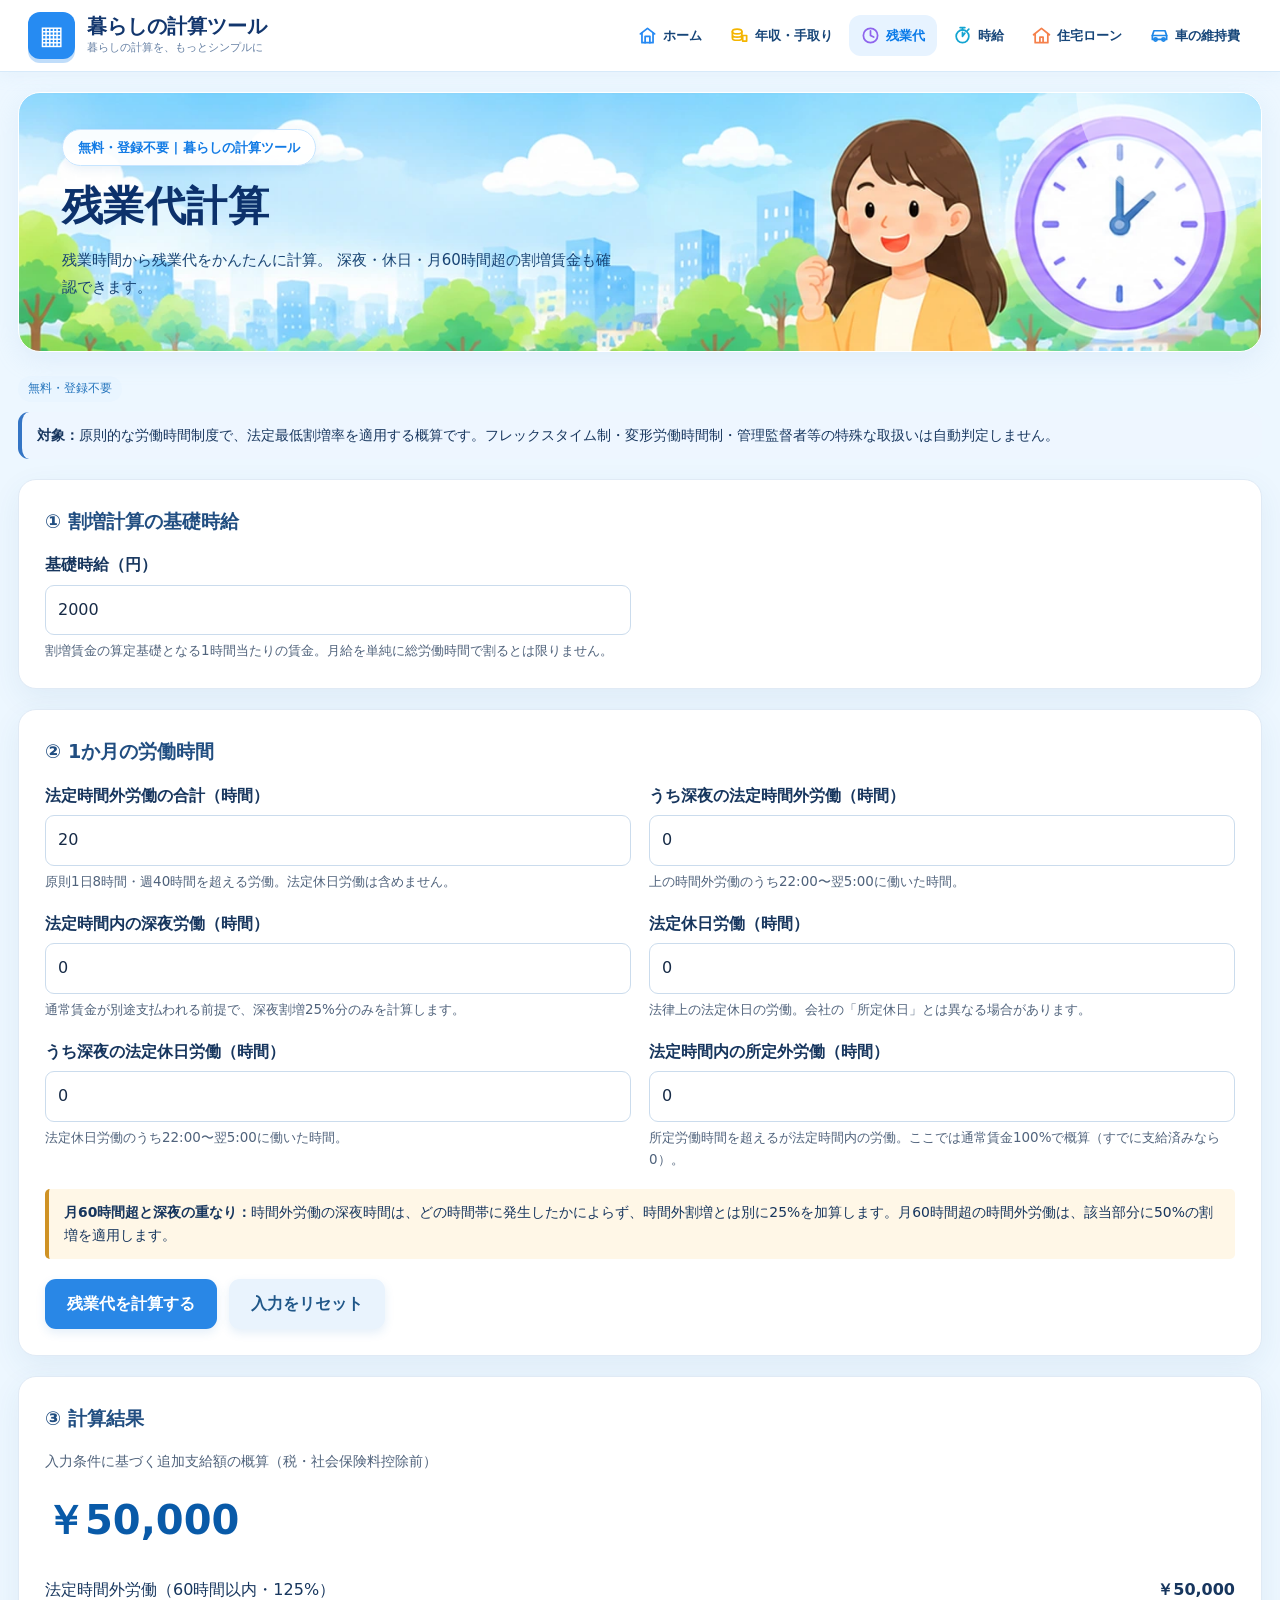
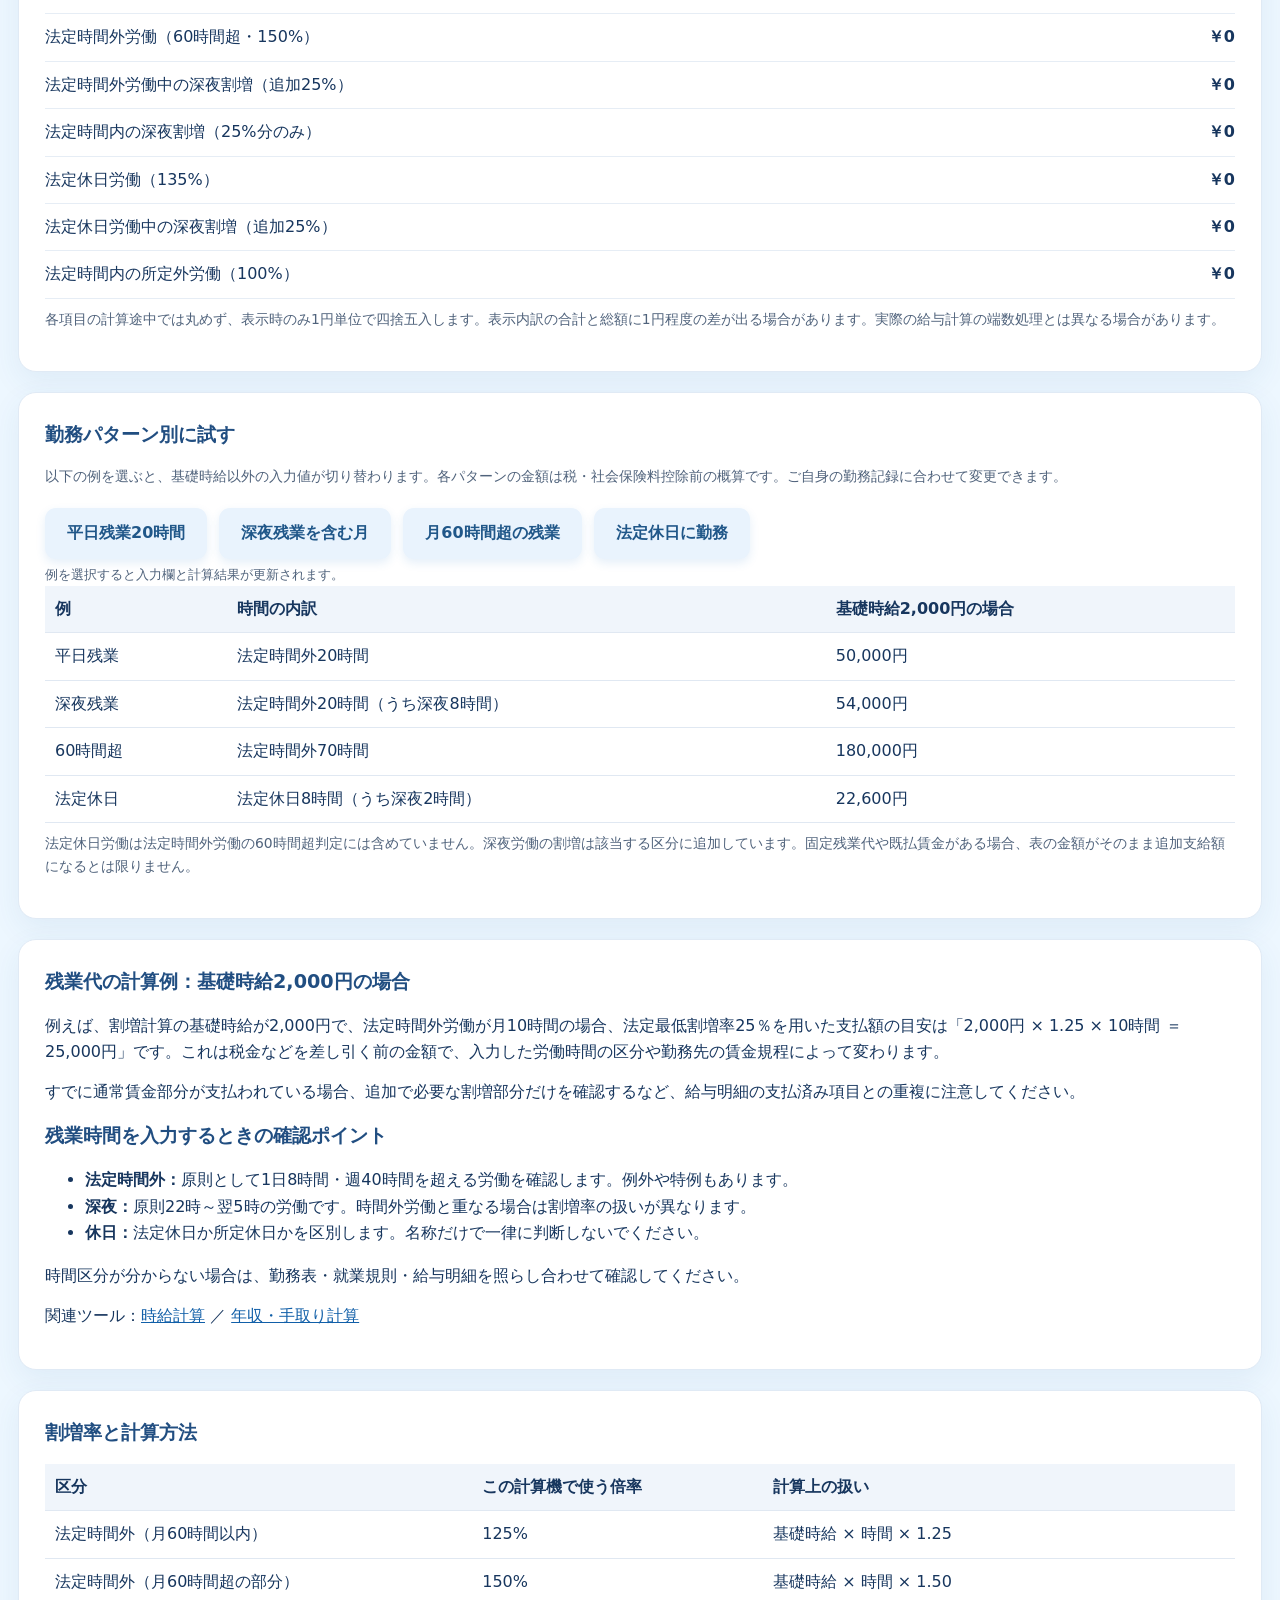
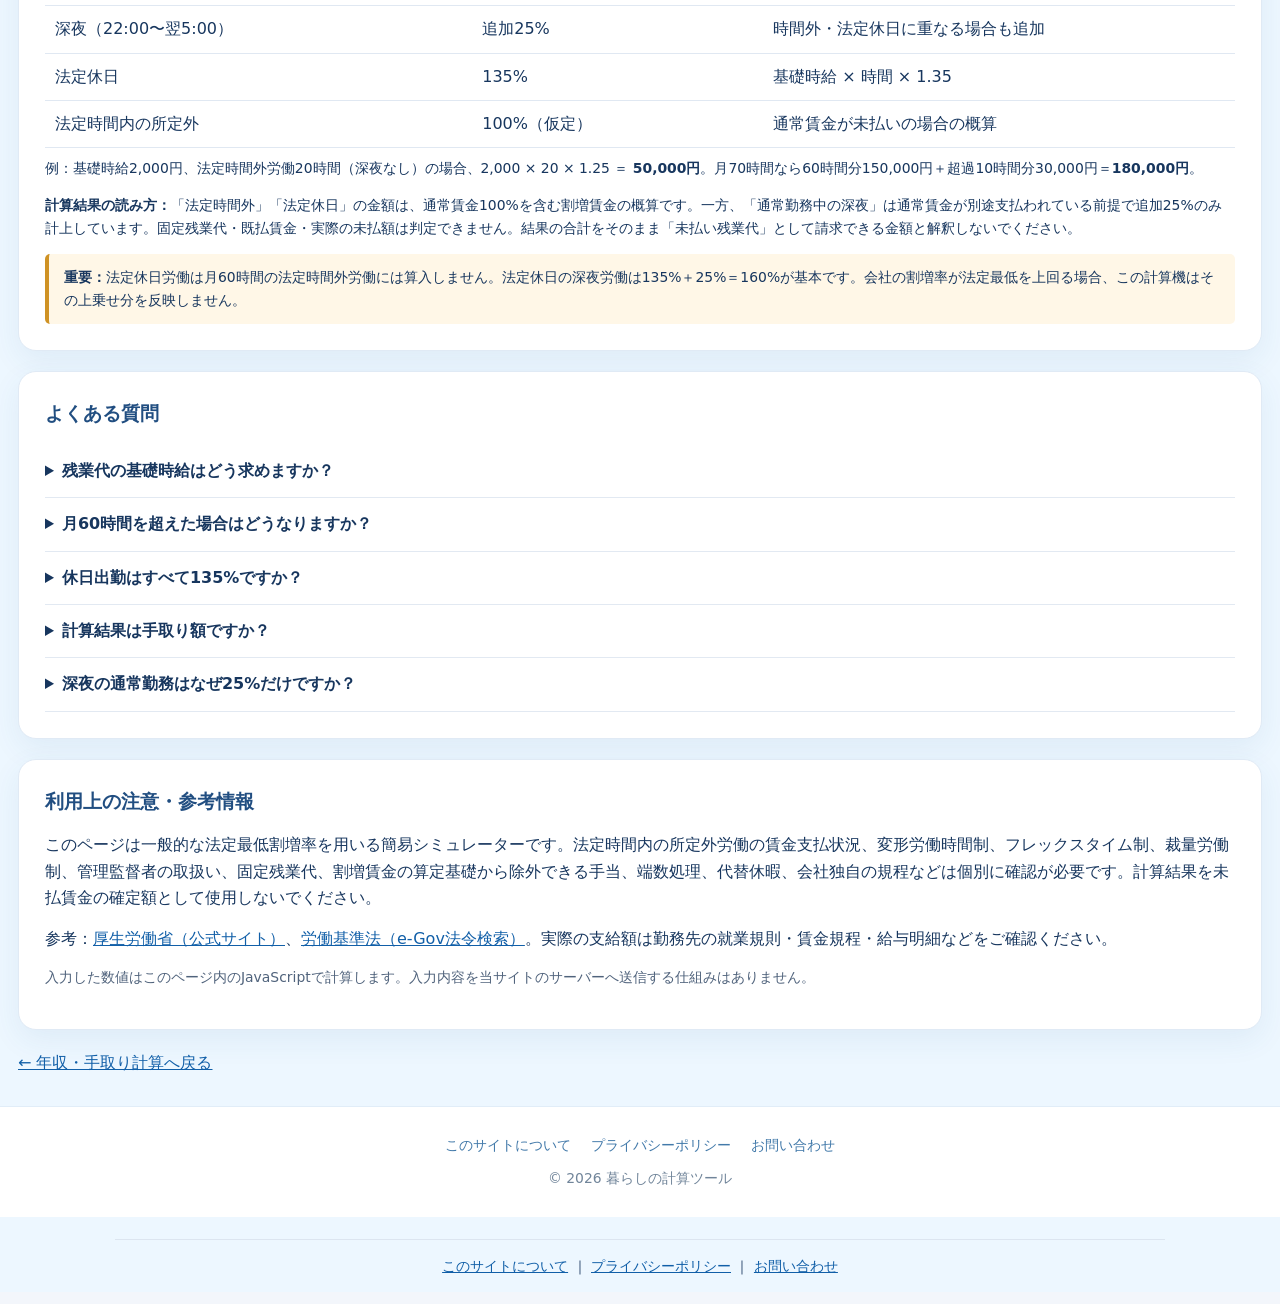
<file: overtime.html>
<!DOCTYPE html>

<html lang="ja">
<head><meta name="robots" content="noindex, nofollow"><meta name="google-adsense-account" content="ca-pub-7493976070389751">
<meta charset="utf-8"/>
<meta content="width=device-width,initial-scale=1" name="viewport"/>
<meta content="残業時間から残業代を無料で概算。深夜労働、法定休日労働、月60時間超の時間外労働などを分けて計算できます。" name="description"/>
<meta content="index,follow" name="robots"/>
<link href="https://babydragon-zh.github.io/overtime.html" rel="canonical"/>
<title>残業代計算｜深夜・休日・月60時間超も無料試算 - 暮らしの計算ツール</title>
<style>
:root{font-family:system-ui,-apple-system,"Hiragino Kaku Gothic ProN","Yu Gothic",Meiryo,sans-serif;color:#172b47;background:#f3f6fb;font-size:16px}*{box-sizing:border-box}body{margin:0;line-height:1.65}a{color:#115fa8}a:hover{text-decoration-thickness:2px}header{background:#153e70;color:#fff}header .wrap{max-width:1000px;margin:auto;padding:15px 18px;font-weight:700}header a{color:#fff;text-decoration:none}nav{background:#e7eff9;border-bottom:1px solid #cedcec}nav .wrap{max-width:1000px;margin:auto;padding:10px 18px;display:flex;gap:20px;flex-wrap:wrap}nav a{font-weight:650}nav a[aria-current="page"]{color:#183a64;text-decoration:none}main{max-width:1000px;margin:30px auto;padding:0 16px}h1{font-size:clamp(1.55rem,3vw,2rem);line-height:1.35;margin:0 0 12px}h2{font-size:1.2rem;margin:0 0 15px}h3{font-size:1.05rem;margin:20px 0 8px}p{margin:9px 0 14px}.muted,.hint{color:#50637c}.intro{max-width:800px}.panel{background:#fff;border:1px solid #dce5f1;border-radius:14px;padding:24px;margin:20px 0;box-shadow:0 3px 15px #16385e0b}.grid{display:grid;grid-template-columns:repeat(2,minmax(0,1fr));gap:18px}.field label{display:block;font-weight:700;margin-bottom:6px}.field input{display:block;width:100%;border:1px solid #91a9c5;border-radius:8px;padding:11px 12px;font:inherit;color:#172b47;background:#fff}.field input:focus-visible,button:focus-visible,a:focus-visible{outline:3px solid #efaa28;outline-offset:2px}.hint{font-size:.84rem;margin:5px 0 0}.note{background:#fff7e7;border-left:4px solid #cf9224;border-radius:5px;padding:12px 15px}.info{background:#eef6ff;border-left:4px solid #3475c5;border-radius:5px;padding:12px 15px}.actions{display:flex;flex-wrap:wrap;gap:12px;margin-top:20px}button{border:0;border-radius:9px;padding:12px 22px;font:inherit;font-weight:700;cursor:pointer;background:#1166b6;color:#fff}button.secondary{background:#e4edf7;color:#1a3c66}button:hover{filter:brightness(.94)}.error{color:#a91e19;font-weight:700;margin:14px 0 0}.error:empty{display:none}.total{font-size:clamp(1.8rem,5vw,2.5rem);font-weight:800;color:#095aa8;margin:2px 0 14px}.result-row{display:flex;justify-content:space-between;gap:16px;padding:10px 0;border-bottom:1px solid #e6edf5}.result-row span:last-child{text-align:right;font-weight:700;white-space:nowrap}.small{font-size:.87rem}.table-wrap{overflow-x:auto}table{border-collapse:collapse;width:100%;min-width:500px}th,td{border-bottom:1px solid #e0e8f2;padding:10px;text-align:left;vertical-align:top}th{background:#f0f5fb}details{border-bottom:1px solid #e2e9f2;padding:13px 0}summary{cursor:pointer;font-weight:700}footer{text-align:center;color:#5b6c81;padding:24px 16px 40px}.pill{display:inline-block;font-size:.75rem;color:#28517d;background:#e6effa;border-radius:20px;padding:3px 10px;margin-bottom:10px}@media(max-width:650px){main{margin:20px auto}.panel{padding:17px}.grid{grid-template-columns:1fr}.result-row{font-size:.9rem}}
</style>
<style>
/* 2026 site-wide visual refresh: styles only, calculator JS untouched */
:root{--ui-ink:#17365e;--ui-blue:#2787e8;--ui-border:#e0eaf5;--ui-sky:#edf7ff;--ui-shadow:0 10px 30px rgba(43,99,153,.075)}
html{scroll-behavior:smooth}body{background:linear-gradient(180deg,#f0f8ff 0,#f8fbff 460px,#f8fbff 100%)!important;color:var(--ui-ink)!important;font-family:system-ui,-apple-system,"Hiragino Kaku Gothic ProN","Yu Gothic",Meiryo,sans-serif!important;line-height:1.65}*{box-sizing:border-box}
.site-top{background:rgba(255,255,255,.97)!important;border-bottom:1px solid #e1edf8!important;padding:0!important;color:var(--ui-ink)!important;box-shadow:0 3px 16px rgba(33,98,158,.04)}
.site-top .site-top-inner{max-width:1180px;margin:auto;padding:12px 20px;display:flex;align-items:center;justify-content:space-between;gap:15px;flex-wrap:wrap}
.site-brand{display:flex;align-items:center;gap:10px;text-decoration:none!important;color:#17518c!important;font-size:1.18rem;font-weight:800;line-height:1.25}.brand-mark{display:grid;place-items:center;width:39px;height:39px;border-radius:11px;background:linear-gradient(145deg,#4b9ded,#2175d6);color:white;font-size:23px;box-shadow:0 5px 12px #448bd42b}.brand-sub{display:block;font-size:.67rem;color:#7d91a9;font-weight:500;margin-top:2px}
.site-nav{background:#fff!important;border-bottom:1px solid #e5edf6!important;padding:0!important;text-align:left!important}.site-nav-inner{max-width:1180px;margin:auto;padding:8px 18px;display:flex;gap:5px;align-items:center;flex-wrap:wrap;justify-content:center}.site-nav a{display:inline-flex;align-items:center;gap:5px;padding:9px 12px!important;border-radius:10px;color:#526d8b!important;text-decoration:none!important;font-size:.88rem;font-weight:700;white-space:nowrap}.site-nav a:hover,.site-nav a[aria-current="page"]{background:#eaf4ff;color:#1874d0!important}.nav-emoji{font-size:1.1rem;line-height:1}
main{max-width:1120px!important;margin:24px auto 40px!important;padding:0 18px!important}
.ui-hero{position:relative;overflow:hidden;display:grid;grid-template-columns:minmax(0,1.2fr) minmax(245px,.8fr);align-items:center;gap:16px;background:linear-gradient(115deg,#f5fbff,#e8f5ff 70%,#e9f7f1);border:1px solid #dcecf8;border-radius:24px;padding:26px 32px 12px;margin:0 0 22px;box-shadow:var(--ui-shadow)}
.ui-hero:before{content:"";position:absolute;width:250px;height:250px;border-radius:50%;background:#ffffff70;right:-65px;top:-130px}.ui-hero h1{font-size:clamp(1.65rem,3.3vw,2.55rem)!important;color:#143b70!important;letter-spacing:.01em;line-height:1.4;margin:7px 0 10px!important}.ui-hero p{font-size:.98rem!important;color:#55728f!important;line-height:1.85;margin:0 0 14px}.ui-eyebrow{display:inline-block;background:#fff;color:#3380c8;font-weight:750;font-size:.78rem;padding:5px 12px;border-radius:99px;box-shadow:0 3px 10px #438ac91c}.ui-art{width:100%;max-width:390px;justify-self:center;position:relative;z-index:1}.ui-art svg{width:100%;height:auto;display:block;filter:drop-shadow(0 7px 10px #6da5cf14)}
.ui-links{display:grid;grid-template-columns:repeat(2,minmax(0,1fr));gap:14px;margin:0 0 24px}.ui-link{display:flex;align-items:center;gap:15px;text-decoration:none!important;background:white;border:1px solid #e2ecf7;border-radius:17px;padding:16px 18px;box-shadow:var(--ui-shadow);color:#1c4775!important;transition:transform .18s,box-shadow .18s}.ui-link:hover{transform:translateY(-3px);box-shadow:0 14px 26px #4d87c01c}.ui-link .ui-link-icon{width:53px;height:53px;border-radius:15px;background:#eaf5ff;display:grid;place-items:center;font-size:1.9rem;flex-shrink:0}.ui-link strong{display:block;font-size:1.05rem}.ui-link small{display:block;color:#748ca4;font-size:.8rem;margin-top:3px}.ui-link .ui-arrow{margin-left:auto;color:#2787e8;font-size:1.4rem}
.ui-section-label{margin:28px 0 13px;font-size:1.22rem;color:#204f81}.ui-divider{border:0;border-top:1px solid #e3edf8;margin:22px 0}
main .card,main .panel,main section.panel,main #result,main #results{border:1px solid var(--ui-border)!important;border-radius:18px!important;box-shadow:var(--ui-shadow)!important;background:#fff!important}main .card,main .panel{padding:clamp(17px,2.8vw,26px)!important}main h2{color:#214e81!important}main input,main select,main textarea{border:1px solid #cbdced!important;border-radius:9px!important;max-width:100%}main input:focus,main select:focus{outline:2px solid #65a8ed!important;outline-offset:1px}main button,main button[type="submit"]{border-radius:11px!important;background:#2987e6!important;color:white!important;box-shadow:0 4px 10px #2d80cf20}main button.secondary,main button[type="reset"]{background:#e9f3fd!important;color:#205789!important}main .hero{background:#eef7ff!important;border-radius:14px!important}main .metric,main .total-box,main .highlight{border-radius:13px!important}main .pill{background:#e9f5ff!important;color:#2776bd!important}main .info,main .warning{border-radius:11px!important}
.site-footer{margin-top:30px;background:#fff!important;border-top:1px solid #e1edf8!important;text-align:center!important;padding:27px 18px!important;color:#71859a!important;font-size:.87rem}.site-footer a{color:#437aaa!important;text-decoration:none}.site-footer a:hover{text-decoration:underline}.site-footer-links{display:flex;flex-wrap:wrap;justify-content:center;gap:8px 20px;margin-bottom:10px}
@media(max-width:720px){.site-top .site-top-inner{padding:10px 15px;justify-content:center}.site-nav-inner{flex-wrap:nowrap;justify-content:flex-start;overflow-x:auto;padding:8px 12px;-webkit-overflow-scrolling:touch}.site-nav a{font-size:.79rem;padding:8px 10px!important}.ui-hero{grid-template-columns:1fr;padding:20px 20px 4px;gap:0}.ui-hero h1{font-size:1.72rem!important}.ui-art{max-width:285px}.ui-links{grid-template-columns:1fr;gap:10px}.ui-link{padding:13px 15px}main{margin-top:16px!important;padding:0 13px!important}main .card,main .panel{padding:17px!important}}
@media(prefers-reduced-motion:reduce){html{scroll-behavior:auto}.ui-link{transition:none}}
</style><style>
/* Shared A3 illustration system, scoped to prevent calculator style regressions */
body{background:#edf7ff!important;color:#14366c}
.site-header{position:relative!important;background:#fff!important;color:#12366d!important;border-bottom:1px solid #d7eafa!important;box-shadow:0 2px 15px #c9e1f144!important}
.site-header .head-inner{max-width:1440px;margin:auto;padding:12px 28px;display:flex;align-items:center;justify-content:space-between;gap:18px;flex-wrap:wrap}
.site-header .brand{display:flex;align-items:center;gap:12px;color:#12366d!important;text-decoration:none!important;font-weight:700}
.site-header .brand-mark{width:47px;height:47px;background:#268bf2;border-radius:12px;display:grid;place-items:center;color:white;font-size:26px;box-shadow:0 4px 0 #c0ddfa}
.site-header .brand strong{display:block;font-size:20px;line-height:1.3}.site-header .brand small{display:block;color:#6680a4;font-size:11px;font-weight:400}
.site-header .nav{display:flex;align-items:center;flex-wrap:wrap;gap:4px;background:transparent!important;border:0!important;padding:0!important}
.site-header .nav a{display:inline-flex;align-items:center;gap:6px;padding:10px 12px;border-radius:12px;color:#174679!important;font-weight:700;font-size:13px;text-decoration:none!important}
.site-header .nav a.active,.site-header .nav a:hover{background:#e7f3ff!important;color:#0879e8!important}
.site-header .nav-icon{display:block;width:19px;height:19px;flex-shrink:0}
main{max-width:1300px!important;margin:20px auto!important}
main>.ui-hero.a3-banner{background:#e2f5ff var(--a3-banner) center center/cover no-repeat!important;min-height:260px!important;display:flex!important;align-items:center!important;padding:34px 43px!important;border-radius:22px!important;box-shadow:0 8px 26px #a3c9e733!important;border:1px solid #fff!important;position:relative!important;overflow:hidden!important;isolation:isolate}
main>.ui-hero.a3-banner>div:first-child{width:53%!important;max-width:600px!important;position:relative!important;z-index:1!important}
main>.ui-hero.a3-banner .ui-eyebrow{background:#fffffff0!important;color:#127be5!important;border:1px solid #c7e5ff!important;border-radius:99px!important;padding:7px 15px!important;display:inline-block!important;font-weight:700!important;font-size:13px!important}
main>.ui-hero.a3-banner h1{color:#0c316b!important;font-size:clamp(26px,3.2vw,43px)!important;line-height:1.24!important;margin:15px 0!important}
main>.ui-hero.a3-banner p{color:#184474!important;font-size:15px!important;line-height:1.8!important;max-width:560px!important}
main>.ui-hero.a3-banner .ui-art{display:none!important}
@media(max-width:760px){.site-header .head-inner{padding:12px 15px}.site-header .nav{width:100%;overflow-x:auto;flex-wrap:nowrap;white-space:nowrap}.site-header .nav a{padding:8px}.site-header .brand strong{font-size:18px}main>.ui-hero.a3-banner{min-height:300px!important;align-items:flex-start!important;padding:22px!important;background-position:67% center!important}main>.ui-hero.a3-banner>div:first-child{width:88%!important}main>.ui-hero.a3-banner h1{font-size:28px!important}main>.ui-hero.a3-banner p{font-size:12px!important;max-width:76%!important}}
</style><style id="mobile-banner-readability">
/* Mobile banner layout: identical to the approved home and salary pages. */
@media (max-width:650px){
 main>.ui-hero.a3-banner{display:flex!important;flex-direction:column!important;align-items:stretch!important;justify-content:flex-start!important;min-height:0!important;padding:20px 18px 0!important;background-image:none!important;background-color:#eaf7ff!important;overflow:hidden!important;gap:0!important}
 main>.ui-hero.a3-banner>div:first-child{width:100%!important;max-width:100%!important;flex:none!important;position:relative!important;z-index:2!important}
 main>.ui-hero.a3-banner h1{font-size:clamp(25px,7vw,30px)!important;line-height:1.3!important;margin:12px 0!important}
 main>.ui-hero.a3-banner p{max-width:100%!important;font-size:13px!important;line-height:1.65!important;margin:0!important}
 main>.ui-hero.a3-banner::before{content:''!important;display:block!important;position:relative!important;inset:auto!important;left:auto!important;right:auto!important;top:auto!important;bottom:auto!important;border-radius:0!important;width:calc(100% + 36px)!important;height:auto!important;aspect-ratio:4.5/1!important;flex-shrink:0!important;margin:12px -18px 0!important;background:var(--a3-banner) center center/100% 100% no-repeat!important;opacity:1!important;transform:none!important;pointer-events:none!important;z-index:0!important}
 main>.ui-hero.a3-banner::after{display:none!important;content:none!important}
}
</style></head>
<body>
<header class="site-header"><div class="head-inner"><a class="brand" href="./index.html"><span class="brand-mark">▦</span><span><strong>暮らしの計算ツール</strong><small>暮らしの計算を、もっとシンプルに</small></span></a><nav aria-label="メインナビゲーション" class="nav"><a class="" href="./index.html"><img alt="" aria-hidden="true" class="nav-icon" src="./assets/nav-home.svg"/>ホーム</a><a class="" href="./salary.html"><img alt="" aria-hidden="true" class="nav-icon" src="./assets/nav-salary.svg"/>年収・手取り</a><a class="active" href="./overtime.html"><img alt="" aria-hidden="true" class="nav-icon" src="./assets/nav-overtime.svg"/>残業代</a><a class="" href="./hourly.html"><img alt="" aria-hidden="true" class="nav-icon" src="./assets/nav-hourly.svg"/>時給</a><a class="" href="./mortgage.html"><img alt="" aria-hidden="true" class="nav-icon" src="./assets/nav-mortgage.svg"/>住宅ローン</a><a class="" href="./car.html"><img alt="" aria-hidden="true" class="nav-icon" src="./assets/nav-car.svg"/>車の維持費</a></nav></div></header>
<main><section aria-label="ページの紹介" class="ui-hero a3-banner" style="--a3-banner:url('./assets/banner-overtime.webp')"><div><span class="ui-eyebrow">無料・登録不要  |  暮らしの計算ツール</span><h1>残業代計算</h1><p class="intro muted">残業時間から残業代をかんたんに計算。 深夜・休日・月60時間超の割増賃金も確認できます。</p></div></section>
<span class="pill">無料・登録不要</span>
<div class="info small"><strong>対象：</strong>原則的な労働時間制度で、法定最低割増率を適用する概算です。フレックスタイム制・変形労働時間制・管理監督者等の特殊な取扱いは自動判定しません。</div>
<form id="calcForm" novalidate="">
<section aria-labelledby="h-base" class="panel"><h2 id="h-base">① 割増計算の基礎時給</h2>
<div class="grid"><div class="field"><label for="hourly">基礎時給（円）</label><input id="hourly" inputmode="decimal" max="1000000" min="0.01" name="hourly" required="" step="any" type="number" value="2000"/><p class="hint">割増賃金の算定基礎となる1時間当たりの賃金。月給を単純に総労働時間で割るとは限りません。</p></div></div>
</section>
<section aria-labelledby="h-hours" class="panel"><h2 id="h-hours">② 1か月の労働時間</h2>
<div class="grid">
<div class="field"><label for="overtime">法定時間外労働の合計（時間）</label><input id="overtime" inputmode="decimal" max="744" min="0" required="" step="any" type="number" value="20"/><p class="hint">原則1日8時間・週40時間を超える労働。法定休日労働は含めません。</p></div>
<div class="field"><label for="otNight">うち深夜の法定時間外労働（時間）</label><input id="otNight" inputmode="decimal" max="744" min="0" required="" step="any" type="number" value="0"/><p class="hint">上の時間外労働のうち22:00〜翌5:00に働いた時間。</p></div>
<div class="field"><label for="nightRegular">法定時間内の深夜労働（時間）</label><input id="nightRegular" inputmode="decimal" max="744" min="0" required="" step="any" type="number" value="0"/><p class="hint">通常賃金が別途支払われる前提で、深夜割増25%分のみを計算します。</p></div>
<div class="field"><label for="holiday">法定休日労働（時間）</label><input id="holiday" inputmode="decimal" max="744" min="0" required="" step="any" type="number" value="0"/><p class="hint">法律上の法定休日の労働。会社の「所定休日」とは異なる場合があります。</p></div>
<div class="field"><label for="holidayNight">うち深夜の法定休日労働（時間）</label><input id="holidayNight" inputmode="decimal" max="744" min="0" required="" step="any" type="number" value="0"/><p class="hint">法定休日労働のうち22:00〜翌5:00に働いた時間。</p></div>
<div class="field"><label for="prescribed">法定時間内の所定外労働（時間）</label><input id="prescribed" inputmode="decimal" max="744" min="0" required="" step="any" type="number" value="0"/><p class="hint">所定労働時間を超えるが法定時間内の労働。ここでは通常賃金100%で概算（すでに支給済みなら0）。</p></div>
</div>
<div class="note small" style="margin-top:18px"><strong>月60時間超と深夜の重なり：</strong>時間外労働の深夜時間は、どの時間帯に発生したかによらず、時間外割増とは別に25%を加算します。月60時間超の時間外労働は、該当部分に50%の割増を適用します。</div>
<div class="actions"><button type="submit">残業代を計算する</button><button class="secondary" id="reset" type="button">入力をリセット</button></div>
<p aria-live="assertive" class="error" id="error" role="alert"></p>
</section>
</form>
<section aria-labelledby="h-result" class="panel"><h2 id="h-result">③ 計算結果</h2><p class="muted small">入力条件に基づく追加支給額の概算（税・社会保険料控除前）</p>
<div aria-live="polite" class="total" id="total">—</div>
<div class="result-row"><span>法定時間外労働（60時間以内・125%）</span><span id="otBase">—</span></div>
<div class="result-row"><span>法定時間外労働（60時間超・150%）</span><span id="otOver60">—</span></div>
<div class="result-row"><span>法定時間外労働中の深夜割増（追加25%）</span><span id="otNightExtra">—</span></div>
<div class="result-row"><span>法定時間内の深夜割増（25%分のみ）</span><span id="nightExtra">—</span></div>
<div class="result-row"><span>法定休日労働（135%）</span><span id="holidayBase">—</span></div>
<div class="result-row"><span>法定休日労働中の深夜割増（追加25%）</span><span id="holidayNightExtra">—</span></div>
<div class="result-row"><span>法定時間内の所定外労働（100%）</span><span id="prescribedBase">—</span></div>
<p class="small muted">各項目の計算途中では丸めず、表示時のみ1円単位で四捨五入します。表示内訳の合計と総額に1円程度の差が出る場合があります。実際の給与計算の端数処理とは異なる場合があります。</p>
</section>
<section class="panel" aria-labelledby="scenario-title"><h2 id="scenario-title">勤務パターン別に試す</h2><p class="muted small">以下の例を選ぶと、基礎時給以外の入力値が切り替わります。各パターンの金額は税・社会保険料控除前の概算です。ご自身の勤務記録に合わせて変更できます。</p><div class="actions" id="scenarioButtons"><button type="button" class="secondary" data-scenario="standard">平日残業20時間</button><button type="button" class="secondary" data-scenario="night">深夜残業を含む月</button><button type="button" class="secondary" data-scenario="long">月60時間超の残業</button><button type="button" class="secondary" data-scenario="holiday">法定休日に勤務</button></div><p class="hint" id="scenarioDescription" aria-live="polite">例を選択すると入力欄と計算結果が更新されます。</p><div class="table-wrap"><table><thead><tr><th>例</th><th>時間の内訳</th><th>基礎時給2,000円の場合</th></tr></thead><tbody><tr><td>平日残業</td><td>法定時間外20時間</td><td>50,000円</td></tr><tr><td>深夜残業</td><td>法定時間外20時間（うち深夜8時間）</td><td>54,000円</td></tr><tr><td>60時間超</td><td>法定時間外70時間</td><td>180,000円</td></tr><tr><td>法定休日</td><td>法定休日8時間（うち深夜2時間）</td><td>22,600円</td></tr></tbody></table></div><p class="small muted">法定休日労働は法定時間外労働の60時間超判定には含めていません。深夜労働の割増は該当する区分に追加しています。固定残業代や既払賃金がある場合、表の金額がそのまま追加支給額になるとは限りません。</p></section>
<section class="panel seo-guide"><h2>残業代の計算例：基礎時給2,000円の場合</h2><p>例えば、割増計算の基礎時給が2,000円で、法定時間外労働が月10時間の場合、法定最低割増率25％を用いた支払額の目安は「2,000円 × 1.25 × 10時間 ＝ 25,000円」です。これは税金などを差し引く前の金額で、入力した労働時間の区分や勤務先の賃金規程によって変わります。</p><p>すでに通常賃金部分が支払われている場合、追加で必要な割増部分だけを確認するなど、給与明細の支払済み項目との重複に注意してください。</p><h2>残業時間を入力するときの確認ポイント</h2><ul><li><strong>法定時間外：</strong>原則として1日8時間・週40時間を超える労働を確認します。例外や特例もあります。</li><li><strong>深夜：</strong>原則22時～翌5時の労働です。時間外労働と重なる場合は割増率の扱いが異なります。</li><li><strong>休日：</strong>法定休日か所定休日かを区別します。名称だけで一律に判断しないでください。</li></ul><p>時間区分が分からない場合は、勤務表・就業規則・給与明細を照らし合わせて確認してください。</p><p>関連ツール：<a href="./hourly.html">時給計算</a> ／ <a href="./salary.html">年収・手取り計算</a></p></section>
<section class="panel"><h2>割増率と計算方法</h2><div class="table-wrap"><table><thead><tr><th>区分</th><th>この計算機で使う倍率</th><th>計算上の扱い</th></tr></thead><tbody>
<tr><td>法定時間外（月60時間以内）</td><td>125%</td><td>基礎時給 × 時間 × 1.25</td></tr>
<tr><td>法定時間外（月60時間超の部分）</td><td>150%</td><td>基礎時給 × 時間 × 1.50</td></tr>
<tr><td>深夜（22:00〜翌5:00）</td><td>追加25%</td><td>時間外・法定休日に重なる場合も追加</td></tr>
<tr><td>法定休日</td><td>135%</td><td>基礎時給 × 時間 × 1.35</td></tr>
<tr><td>法定時間内の所定外</td><td>100%（仮定）</td><td>通常賃金が未払いの場合の概算</td></tr>
</tbody></table></div>
<p class="small">例：基礎時給2,000円、法定時間外労働20時間（深夜なし）の場合、2,000 × 20 × 1.25 ＝ <strong>50,000円</strong>。月70時間なら60時間分150,000円＋超過10時間分30,000円＝<strong>180,000円</strong>。</p>
<p class="small"><strong>計算結果の読み方：</strong>「法定時間外」「法定休日」の金額は、通常賃金100%を含む割増賃金の概算です。一方、「通常勤務中の深夜」は通常賃金が別途支払われている前提で追加25%のみ計上しています。固定残業代・既払賃金・実際の未払額は判定できません。結果の合計をそのまま「未払い残業代」として請求できる金額と解釈しないでください。</p>
<div class="note small"><strong>重要：</strong>法定休日労働は月60時間の法定時間外労働には算入しません。法定休日の深夜労働は135%＋25%＝160%が基本です。会社の割増率が法定最低を上回る場合、この計算機はその上乗せ分を反映しません。</div>
</section>
<section class="panel"><h2>よくある質問</h2>
<details><summary>残業代の基礎時給はどう求めますか？</summary><p>月給制の場合、割増賃金の算定基礎に含まれる賃金を、所定労働時間に基づく1か月平均所定労働時間などで除して求めます。すべての手当が一律に算定基礎から除外されるわけではありません。給与規程を確認してください。</p></details>
<details><summary>月60時間を超えた場合はどうなりますか？</summary><p>法定時間外労働の月60時間超の部分について、原則50%以上の割増が必要です。深夜労働が重なれば、さらに25%以上の深夜割増が加わります。代替休暇制度などの例外的な取扱いはこの計算機では扱いません。</p></details>
<details><summary>休日出勤はすべて135%ですか？</summary><p>いいえ。135%の対象は法律上の「法定休日」の労働です。法定休日以外の所定休日の出勤は、法定時間外労働に当たるかどうかなどで扱いが変わります。</p></details>
<details><summary>計算結果は手取り額ですか？</summary><p>いいえ。税金・社会保険料を差し引く前の概算です。既に基本給に含まれている賃金や固定残業代との精算も自動判定しません。</p></details>
<details><summary>深夜の通常勤務はなぜ25%だけですか？</summary><p>通常勤務分の賃金100%は別途支払われていると仮定し、この計算機では追加の深夜割増25%分のみを計上するためです。</p></details>
</section>
<section class="panel"><h2>利用上の注意・参考情報</h2><p>このページは一般的な法定最低割増率を用いる簡易シミュレーターです。法定時間内の所定外労働の賃金支払状況、変形労働時間制、フレックスタイム制、裁量労働制、管理監督者の取扱い、固定残業代、割増賃金の算定基礎から除外できる手当、端数処理、代替休暇、会社独自の規程などは個別に確認が必要です。計算結果を未払賃金の確定額として使用しないでください。</p>
<p>参考：<a href="https://www.mhlw.go.jp/" rel="noopener noreferrer" target="_blank">厚生労働省（公式サイト）</a>、<a href="https://elaws.e-gov.go.jp/document?lawid=322AC0000000049" rel="noopener noreferrer" target="_blank">労働基準法（e-Gov法令検索）</a>。実際の支給額は勤務先の就業規則・賃金規程・給与明細などをご確認ください。</p>
<p class="small muted">入力した数値はこのページ内のJavaScriptで計算します。入力内容を当サイトのサーバーへ送信する仕組みはありません。</p>
</section>
<p><a href="./salary.html">← 年収・手取り計算へ戻る</a></p>
</main><footer class="site-footer"><div class="site-footer-links"><a href="./about.html">このサイトについて</a><a href="./privacy.html">プライバシーポリシー</a><a href="./contact.html">お問い合わせ</a></div><div>© 2026 暮らしの計算ツール</div></footer>
<div class="site-info-links" style="max-width:1050px;margin:22px auto 12px;padding:12px 16px;text-align:center;line-height:2;border-top:1px solid #dce5f0;font-size:14px"><a href="./about.html">このサイトについて</a> ｜ <a href="./privacy.html">プライバシーポリシー</a> ｜ <a href="./contact.html">お問い合わせ</a></div>
<script>
(function(){'use strict';
const ids=['hourly','overtime','otNight','nightRegular','holiday','holidayNight','prescribed'];
const outputIds=['total','otBase','otOver60','otNightExtra','nightExtra','holidayBase','holidayNightExtra','prescribedBase'];
const $=id=>document.getElementById(id);
const yen=n=>new Intl.NumberFormat('ja-JP',{style:'currency',currency:'JPY',maximumFractionDigits:0}).format(n);
function clear(){for(const id of outputIds)$(id).textContent='—';}
function compute(v){const h=v.hourly;const first=Math.min(v.overtime,60);const over=Math.max(v.overtime-60,0);const amounts={otBase:h*first*1.25,otOver60:h*over*1.5,otNightExtra:h*v.otNight*.25,nightExtra:h*v.nightRegular*.25,holidayBase:h*v.holiday*1.35,holidayNightExtra:h*v.holidayNight*.25,prescribedBase:h*v.prescribed};return {amounts,total:Object.values(amounts).reduce((a,b)=>a+b,0)};}
function calculate(){const v={};for(const id of ids){const raw=$(id).value.trim();const n=Number(raw);if(raw===''||!Number.isFinite(n)||n<0||(id==='hourly'&&n<=0)||(id==='hourly'&&n>1000000)||(id!=='hourly'&&n>744)){clear();$('error').textContent='入力値を確認してください。基礎時給は0円より大きく100万円以下、各時間は0〜744時間で入力してください。';return false;}v[id]=n;}
if(v.otNight>v.overtime||v.holidayNight>v.holiday){clear();$('error').textContent='「うち深夜」の時間は、それぞれの合計時間以下にしてください。';return false;}
if(v.overtime+v.nightRegular+v.holiday+v.prescribed>744){clear();$('error').textContent='労働時間の合計が1か月の最大744時間を超えています。入力を確認してください。';return false;}
$('error').textContent='';const result=compute(v);for(const [id,n] of Object.entries(result.amounts))$(id).textContent=yen(n);$('total').textContent=yen(result.total);return true;}
const scenarios={standard:{overtime:20,otNight:0,nightRegular:0,holiday:0,holidayNight:0,prescribed:0,description:'法定時間外労働20時間をすべて通常時間帯に行った例です。'},night:{overtime:20,otNight:8,nightRegular:0,holiday:0,holidayNight:0,prescribed:0,description:'法定時間外20時間のうち8時間が22時〜翌5時に該当する例です。'},long:{overtime:70,otNight:0,nightRegular:0,holiday:0,holidayNight:0,prescribed:0,description:'月60時間以内は125%、超過した10時間は150%として計算します。'},holiday:{overtime:0,otNight:0,nightRegular:0,holiday:8,holidayNight:2,prescribed:0,description:'法定休日8時間のうち深夜2時間を含む例です。'}};
$('scenarioButtons').addEventListener('click',e=>{const btn=e.target.closest('button[data-scenario]');if(!btn)return;const v=scenarios[btn.dataset.scenario];if(!v)return;for(const [id,n] of Object.entries(v))if(id!=='description')$(id).value=n;$('scenarioDescription').textContent=v.description;calculate();});
$('calcForm').addEventListener('submit',e=>{e.preventDefault();calculate();});
for(const id of ids)$(id).addEventListener('input',()=>{clear();$('error').textContent='入力を変更しました。「残業代を計算する」を押して結果を更新してください。';});
$('reset').addEventListener('click',()=>{const defaults={hourly:2000,overtime:20,otNight:0,nightRegular:0,holiday:0,holidayNight:0,prescribed:0};for(const [id,n] of Object.entries(defaults))$(id).value=n;calculate();});
calculate();
})();
</script>
</body></html>
</file>
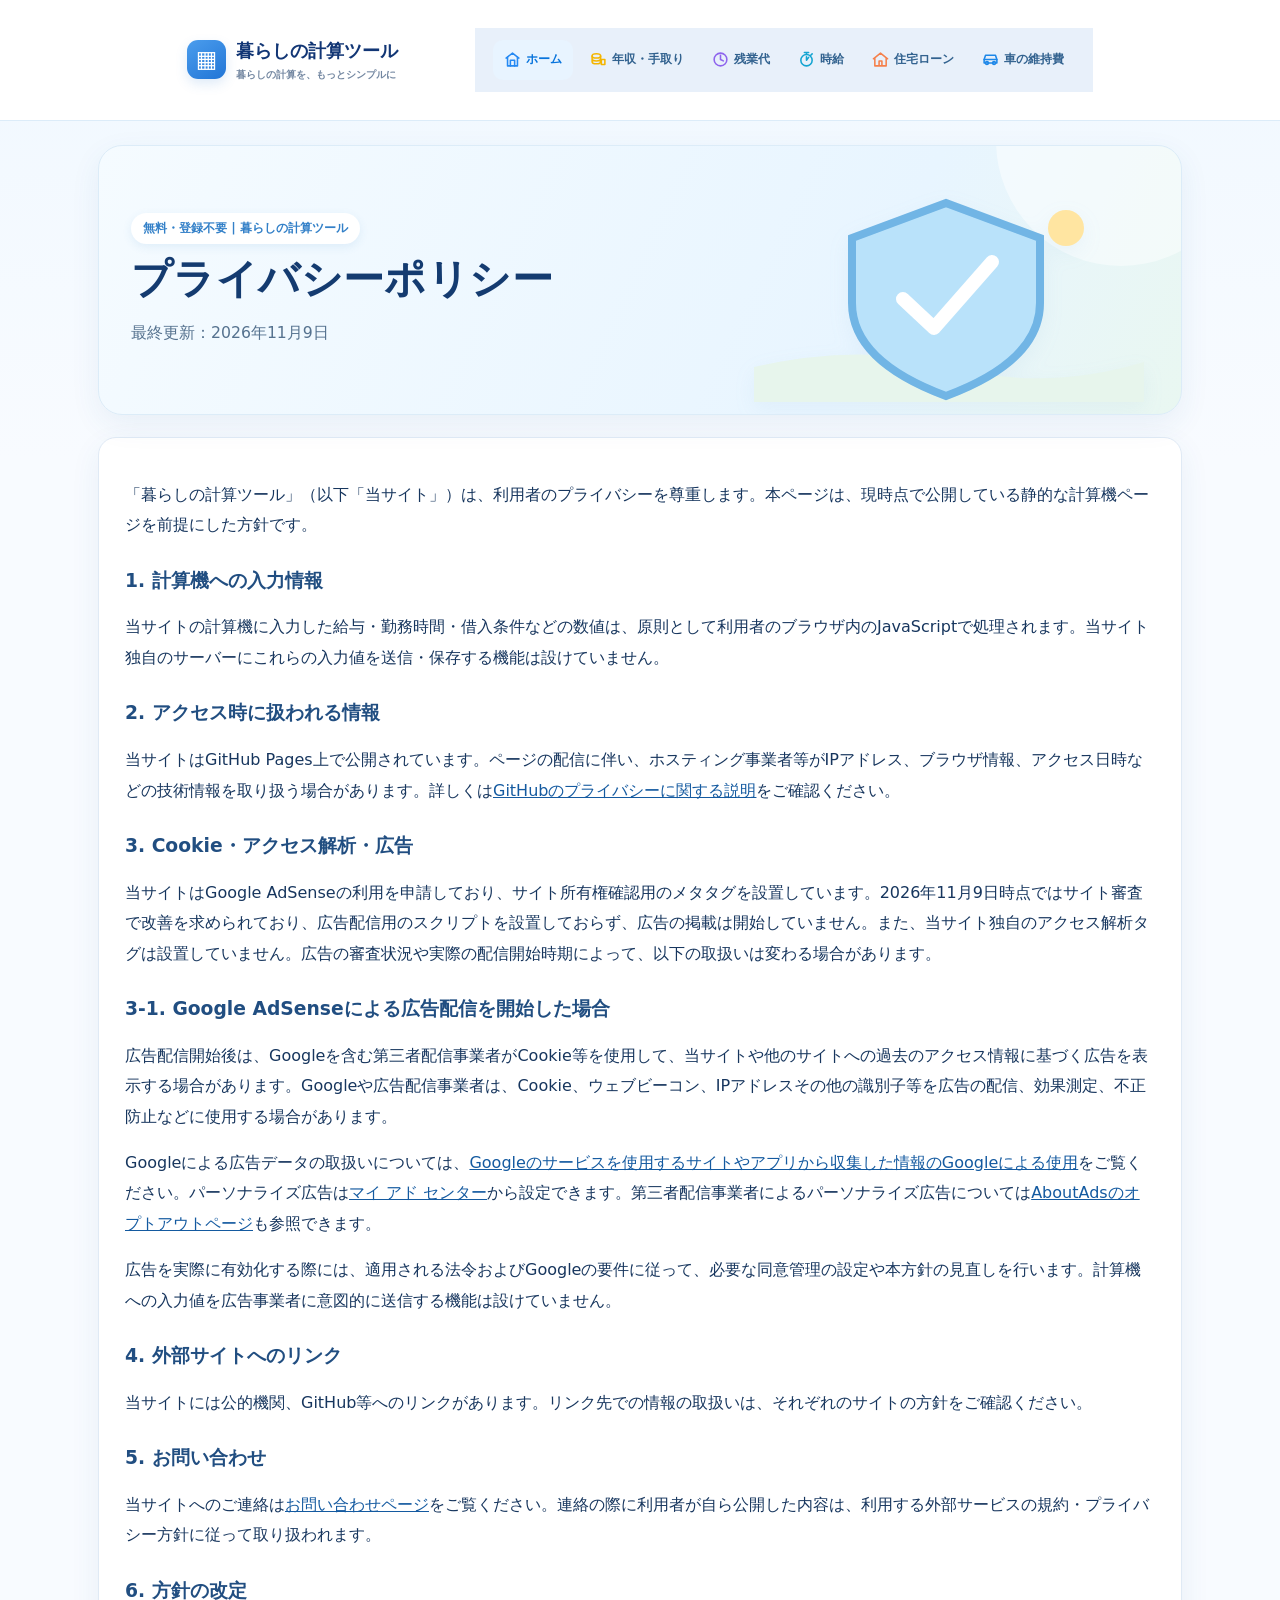
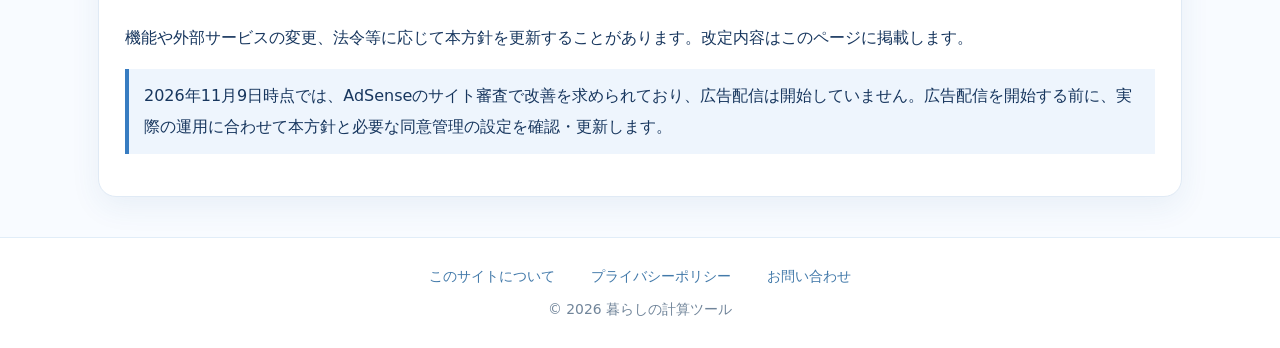
<file: privacy.html>
<!DOCTYPE html>

<html lang="ja"><head><meta name="robots" content="noindex, nofollow"><meta name="google-adsense-account" content="ca-pub-7493976070389751"><meta charset="utf-8"/><meta content="width=device-width,initial-scale=1" name="viewport"/><meta content="暮らしの計算ツールの入力情報、アクセス時の技術情報、外部サービス、Cookieに関する方針です。" name="description"/><meta content="index,follow" name="robots"/><link href="https://babydragon-zh.github.io/privacy.html" rel="canonical"/><title>プライバシーポリシー | 暮らしの計算ツール</title><style>*{box-sizing:border-box}body{margin:0;background:#f4f7fb;color:#172b47;font-family:system-ui,-apple-system,"Hiragino Kaku Gothic ProN","Yu Gothic",sans-serif;line-height:1.8}header{background:#173f70;color:white;padding:16px max(18px,calc((100vw - 950px)/2));font-weight:750}header a{color:white;text-decoration:none}nav{background:#e8f0fa;padding:12px 18px;display:flex;flex-wrap:wrap;justify-content:center;gap:8px 20px}a{color:#145aa0}main{max-width:900px;margin:30px auto;padding:0 18px}h1{font-size:clamp(1.6rem,4vw,2rem);line-height:1.4}h2{font-size:1.17rem;margin-top:25px}.card{background:white;padding:26px;border:1px solid #dce5f0;border-radius:14px;margin:18px 0;box-shadow:0 3px 15px #16385e0b}p,li{line-height:1.9}.muted{color:#53677e;font-size:.92rem}.note{padding:12px 15px;border-left:4px solid #377cc1;background:#eef5fd}footer{text-align:center;color:#53677e;padding:22px 12px}footer a{margin:0 8px}a:focus-visible{outline:3px solid orange;outline-offset:2px}@media(max-width:600px){.card{padding:18px}nav{gap:6px 12px}}</style><style>
/* 2026 site-wide visual refresh: styles only, calculator JS untouched */
:root{--ui-ink:#17365e;--ui-blue:#2787e8;--ui-border:#e0eaf5;--ui-sky:#edf7ff;--ui-shadow:0 10px 30px rgba(43,99,153,.075)}
html{scroll-behavior:smooth}body{background:linear-gradient(180deg,#f0f8ff 0,#f8fbff 460px,#f8fbff 100%)!important;color:var(--ui-ink)!important;font-family:system-ui,-apple-system,"Hiragino Kaku Gothic ProN","Yu Gothic",Meiryo,sans-serif!important;line-height:1.65}*{box-sizing:border-box}
.site-top{background:rgba(255,255,255,.97)!important;border-bottom:1px solid #e1edf8!important;padding:0!important;color:var(--ui-ink)!important;box-shadow:0 3px 16px rgba(33,98,158,.04)}
.site-top .site-top-inner{max-width:1180px;margin:auto;padding:12px 20px;display:flex;align-items:center;justify-content:space-between;gap:15px;flex-wrap:wrap}
.site-brand{display:flex;align-items:center;gap:10px;text-decoration:none!important;color:#17518c!important;font-size:1.18rem;font-weight:800;line-height:1.25}.brand-mark{display:grid;place-items:center;width:39px;height:39px;border-radius:11px;background:linear-gradient(145deg,#4b9ded,#2175d6);color:white;font-size:23px;box-shadow:0 5px 12px #448bd42b}.brand-sub{display:block;font-size:.67rem;color:#7d91a9;font-weight:500;margin-top:2px}
.site-nav{background:#fff!important;border-bottom:1px solid #e5edf6!important;padding:0!important;text-align:left!important}.site-nav-inner{max-width:1180px;margin:auto;padding:8px 18px;display:flex;gap:5px;align-items:center;flex-wrap:wrap;justify-content:center}.site-nav a{display:inline-flex;align-items:center;gap:5px;padding:9px 12px!important;border-radius:10px;color:#526d8b!important;text-decoration:none!important;font-size:.88rem;font-weight:700;white-space:nowrap}.site-nav a:hover,.site-nav a[aria-current="page"]{background:#eaf4ff;color:#1874d0!important}.nav-emoji{font-size:1.1rem;line-height:1}
main{max-width:1120px!important;margin:24px auto 40px!important;padding:0 18px!important}
.ui-hero{position:relative;overflow:hidden;display:grid;grid-template-columns:minmax(0,1.2fr) minmax(245px,.8fr);align-items:center;gap:16px;background:linear-gradient(115deg,#f5fbff,#e8f5ff 70%,#e9f7f1);border:1px solid #dcecf8;border-radius:24px;padding:26px 32px 12px;margin:0 0 22px;box-shadow:var(--ui-shadow)}
.ui-hero:before{content:"";position:absolute;width:250px;height:250px;border-radius:50%;background:#ffffff70;right:-65px;top:-130px}.ui-hero h1{font-size:clamp(1.65rem,3.3vw,2.55rem)!important;color:#143b70!important;letter-spacing:.01em;line-height:1.4;margin:7px 0 10px!important}.ui-hero p{font-size:.98rem!important;color:#55728f!important;line-height:1.85;margin:0 0 14px}.ui-eyebrow{display:inline-block;background:#fff;color:#3380c8;font-weight:750;font-size:.78rem;padding:5px 12px;border-radius:99px;box-shadow:0 3px 10px #438ac91c}.ui-art{width:100%;max-width:390px;justify-self:center;position:relative;z-index:1}.ui-art svg{width:100%;height:auto;display:block;filter:drop-shadow(0 7px 10px #6da5cf14)}
.ui-links{display:grid;grid-template-columns:repeat(2,minmax(0,1fr));gap:14px;margin:0 0 24px}.ui-link{display:flex;align-items:center;gap:15px;text-decoration:none!important;background:white;border:1px solid #e2ecf7;border-radius:17px;padding:16px 18px;box-shadow:var(--ui-shadow);color:#1c4775!important;transition:transform .18s,box-shadow .18s}.ui-link:hover{transform:translateY(-3px);box-shadow:0 14px 26px #4d87c01c}.ui-link .ui-link-icon{width:53px;height:53px;border-radius:15px;background:#eaf5ff;display:grid;place-items:center;font-size:1.9rem;flex-shrink:0}.ui-link strong{display:block;font-size:1.05rem}.ui-link small{display:block;color:#748ca4;font-size:.8rem;margin-top:3px}.ui-link .ui-arrow{margin-left:auto;color:#2787e8;font-size:1.4rem}
.ui-section-label{margin:28px 0 13px;font-size:1.22rem;color:#204f81}.ui-divider{border:0;border-top:1px solid #e3edf8;margin:22px 0}
main .card,main .panel,main section.panel,main #result,main #results{border:1px solid var(--ui-border)!important;border-radius:18px!important;box-shadow:var(--ui-shadow)!important;background:#fff!important}main .card,main .panel{padding:clamp(17px,2.8vw,26px)!important}main h2{color:#214e81!important}main input,main select,main textarea{border:1px solid #cbdced!important;border-radius:9px!important;max-width:100%}main input:focus,main select:focus{outline:2px solid #65a8ed!important;outline-offset:1px}main button,main button[type="submit"]{border-radius:11px!important;background:#2987e6!important;color:white!important;box-shadow:0 4px 10px #2d80cf20}main button.secondary,main button[type="reset"]{background:#e9f3fd!important;color:#205789!important}main .hero{background:#eef7ff!important;border-radius:14px!important}main .metric,main .total-box,main .highlight{border-radius:13px!important}main .pill{background:#e9f5ff!important;color:#2776bd!important}main .info,main .warning{border-radius:11px!important}
.site-footer{margin-top:30px;background:#fff!important;border-top:1px solid #e1edf8!important;text-align:center!important;padding:27px 18px!important;color:#71859a!important;font-size:.87rem}.site-footer a{color:#437aaa!important;text-decoration:none}.site-footer a:hover{text-decoration:underline}.site-footer-links{display:flex;flex-wrap:wrap;justify-content:center;gap:8px 20px;margin-bottom:10px}
@media(max-width:720px){.site-top .site-top-inner{padding:10px 15px;justify-content:center}.site-nav-inner{flex-wrap:nowrap;justify-content:flex-start;overflow-x:auto;padding:8px 12px;-webkit-overflow-scrolling:touch}.site-nav a{font-size:.79rem;padding:8px 10px!important}.ui-hero{grid-template-columns:1fr;padding:20px 20px 4px;gap:0}.ui-hero h1{font-size:1.72rem!important}.ui-art{max-width:285px}.ui-links{grid-template-columns:1fr;gap:10px}.ui-link{padding:13px 15px}main{margin-top:16px!important;padding:0 13px!important}main .card,main .panel{padding:17px!important}}
@media(prefers-reduced-motion:reduce){html{scroll-behavior:auto}.ui-link{transition:none}}
</style><style>/* Consistent release navigation */ .site-header{background:#fff;border-bottom:1px solid #dcecf9}.head-inner{max-width:1160px;margin:auto;min-height:72px;padding:12px 22px;display:flex;align-items:center;justify-content:space-between;gap:20px}.brand{display:flex;align-items:center;gap:10px;text-decoration:none;color:#123675;white-space:nowrap}.brand strong{display:block;font-size:18px}.brand small{display:block;font-size:10px;color:#7387a1;margin-top:2px}.nav{display:flex;align-items:center;gap:6px;flex-wrap:wrap}.nav a{display:inline-flex;align-items:center;gap:5px;padding:10px 11px;border-radius:10px;text-decoration:none;color:#32628f;font-weight:700;font-size:12px;white-space:nowrap}.nav a.active,.nav a:hover{background:#e8f4ff;color:#0874dc}.nav-icon{width:17px;height:17px;display:block;flex-shrink:0}@media(max-width:800px){.head-inner{display:block}.nav{margin-top:12px}}</style></head><body><header class="site-header"><div class="head-inner"><a class="brand" href="./index.html"><span class="brand-mark">▦</span><span><strong>暮らしの計算ツール</strong><small>暮らしの計算を、もっとシンプルに</small></span></a><nav aria-label="メインナビゲーション" class="nav"><a class="active" href="./index.html"><img alt="" aria-hidden="true" class="nav-icon" src="./assets/nav-home.svg"/>ホーム</a><a class="" href="./salary.html"><img alt="" aria-hidden="true" class="nav-icon" src="./assets/nav-salary.svg"/>年収・手取り</a><a class="" href="./overtime.html"><img alt="" aria-hidden="true" class="nav-icon" src="./assets/nav-overtime.svg"/>残業代</a><a class="" href="./hourly.html"><img alt="" aria-hidden="true" class="nav-icon" src="./assets/nav-hourly.svg"/>時給</a><a class="" href="./mortgage.html"><img alt="" aria-hidden="true" class="nav-icon" src="./assets/nav-mortgage.svg"/>住宅ローン</a><a class="" href="./car.html"><img alt="" aria-hidden="true" class="nav-icon" src="./assets/nav-car.svg"/>車の維持費</a></nav></div></header><main><section aria-label="ページの紹介" class="ui-hero"><div><span class="ui-eyebrow">無料・登録不要  |  暮らしの計算ツール</span><h1>プライバシーポリシー</h1><p class="muted">最終更新：2026年11月9日</p></div><div class="ui-art"><svg aria-label="安心の盾のイラスト" role="img" viewbox="0 0 390 230"><path d="M0 195q110-25 200 0t190-5v40H0Z" fill="#e7f5ec"></path><path d="M192 31 286 66v65q0 58-94 93-94-35-94-93V66Z" fill="#b9e2fa" stroke="#71b5e5" stroke-width="8"></path><path d="m149 127 31 29 58-66" fill="none" stroke="#fff" stroke-linecap="round" stroke-linejoin="round" stroke-width="14"></path><circle cx="312" cy="56" fill="#ffe5a1" r="18"></circle></svg></div></section><div class="card"><p>「暮らしの計算ツール」（以下「当サイト」）は、利用者のプライバシーを尊重します。本ページは、現時点で公開している静的な計算機ページを前提にした方針です。</p><h2>1. 計算機への入力情報</h2><p>当サイトの計算機に入力した給与・勤務時間・借入条件などの数値は、原則として利用者のブラウザ内のJavaScriptで処理されます。当サイト独自のサーバーにこれらの入力値を送信・保存する機能は設けていません。</p><h2>2. アクセス時に扱われる情報</h2><p>当サイトはGitHub Pages上で公開されています。ページの配信に伴い、ホスティング事業者等がIPアドレス、ブラウザ情報、アクセス日時などの技術情報を取り扱う場合があります。詳しくは<a href="https://docs.github.com/ja/site-policy/privacy-policies/github-general-privacy-statement" rel="noopener noreferrer" target="_blank">GitHubのプライバシーに関する説明</a>をご確認ください。</p><h2>3. Cookie・アクセス解析・広告</h2><p>当サイトはGoogle AdSenseの利用を申請しており、サイト所有権確認用のメタタグを設置しています。2026年11月9日時点ではサイト審査で改善を求められており、広告配信用のスクリプトを設置しておらず、広告の掲載は開始していません。また、当サイト独自のアクセス解析タグは設置していません。広告の審査状況や実際の配信開始時期によって、以下の取扱いは変わる場合があります。</p>
<h2>3-1. Google AdSenseによる広告配信を開始した場合</h2>
<p>広告配信開始後は、Googleを含む第三者配信事業者がCookie等を使用して、当サイトや他のサイトへの過去のアクセス情報に基づく広告を表示する場合があります。Googleや広告配信事業者は、Cookie、ウェブビーコン、IPアドレスその他の識別子等を広告の配信、効果測定、不正防止などに使用する場合があります。</p>
<p>Googleによる広告データの取扱いについては、<a href="https://policies.google.com/technologies/partner-sites?hl=ja" target="_blank" rel="noopener noreferrer">Googleのサービスを使用するサイトやアプリから収集した情報のGoogleによる使用</a>をご覧ください。パーソナライズ広告は<a href="https://myadcenter.google.com/" target="_blank" rel="noopener noreferrer">マイ アド センター</a>から設定できます。第三者配信事業者によるパーソナライズ広告については<a href="https://optout.aboutads.info/" target="_blank" rel="noopener noreferrer">AboutAdsのオプトアウトページ</a>も参照できます。</p>
<p>広告を実際に有効化する際には、適用される法令およびGoogleの要件に従って、必要な同意管理の設定や本方針の見直しを行います。計算機への入力値を広告事業者に意図的に送信する機能は設けていません。</p><h2>4. 外部サイトへのリンク</h2><p>当サイトには公的機関、GitHub等へのリンクがあります。リンク先での情報の取扱いは、それぞれのサイトの方針をご確認ください。</p><h2>5. お問い合わせ</h2><p>当サイトへのご連絡は<a href="./contact.html">お問い合わせページ</a>をご覧ください。連絡の際に利用者が自ら公開した内容は、利用する外部サービスの規約・プライバシー方針に従って取り扱われます。</p><h2>6. 方針の改定</h2><p>機能や外部サービスの変更、法令等に応じて本方針を更新することがあります。改定内容はこのページに掲載します。</p><p class="note">2026年11月9日時点では、AdSenseのサイト審査で改善を求められており、広告配信は開始していません。広告配信を開始する前に、実際の運用に合わせて本方針と必要な同意管理の設定を確認・更新します。</p></div></main><footer class="site-footer"><div class="site-footer-links"><a href="./about.html">このサイトについて</a><a href="./privacy.html">プライバシーポリシー</a><a href="./contact.html">お問い合わせ</a></div><div>© 2026 暮らしの計算ツール</div></footer></body></html>
</file>
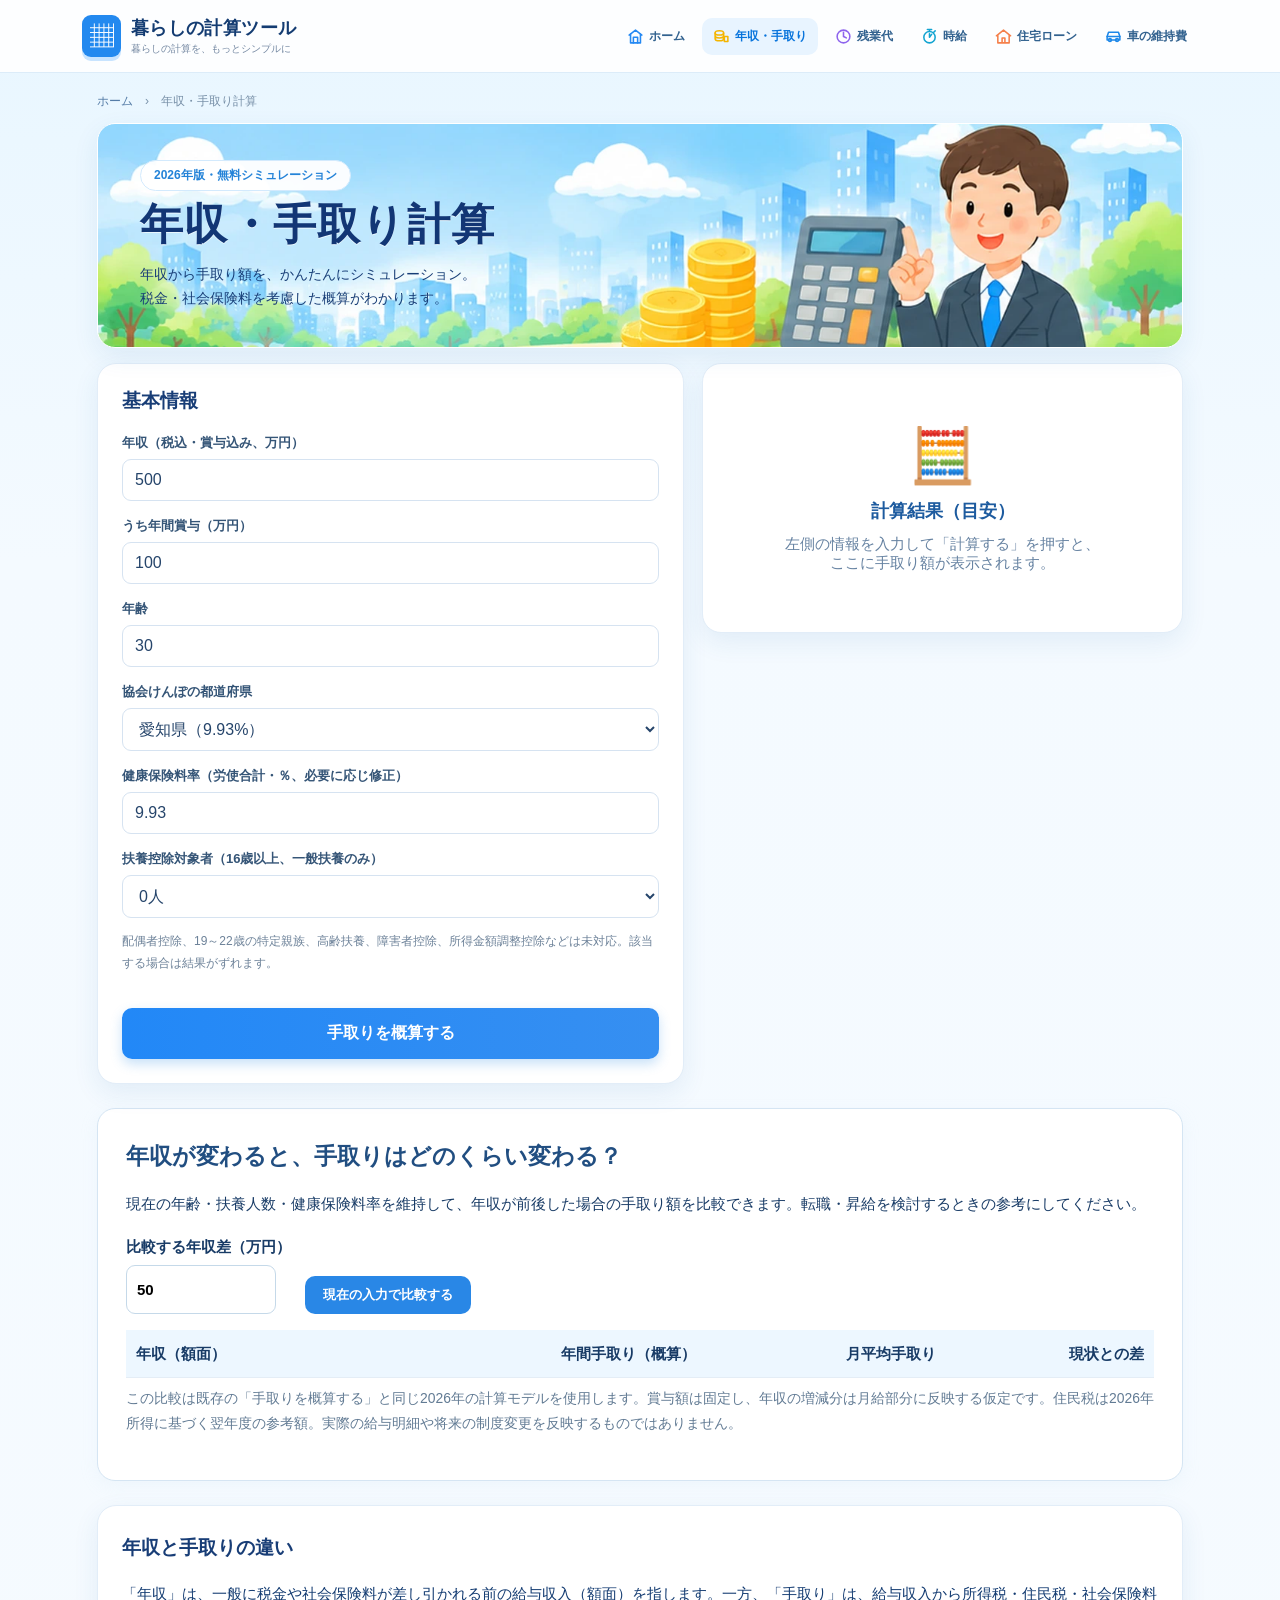
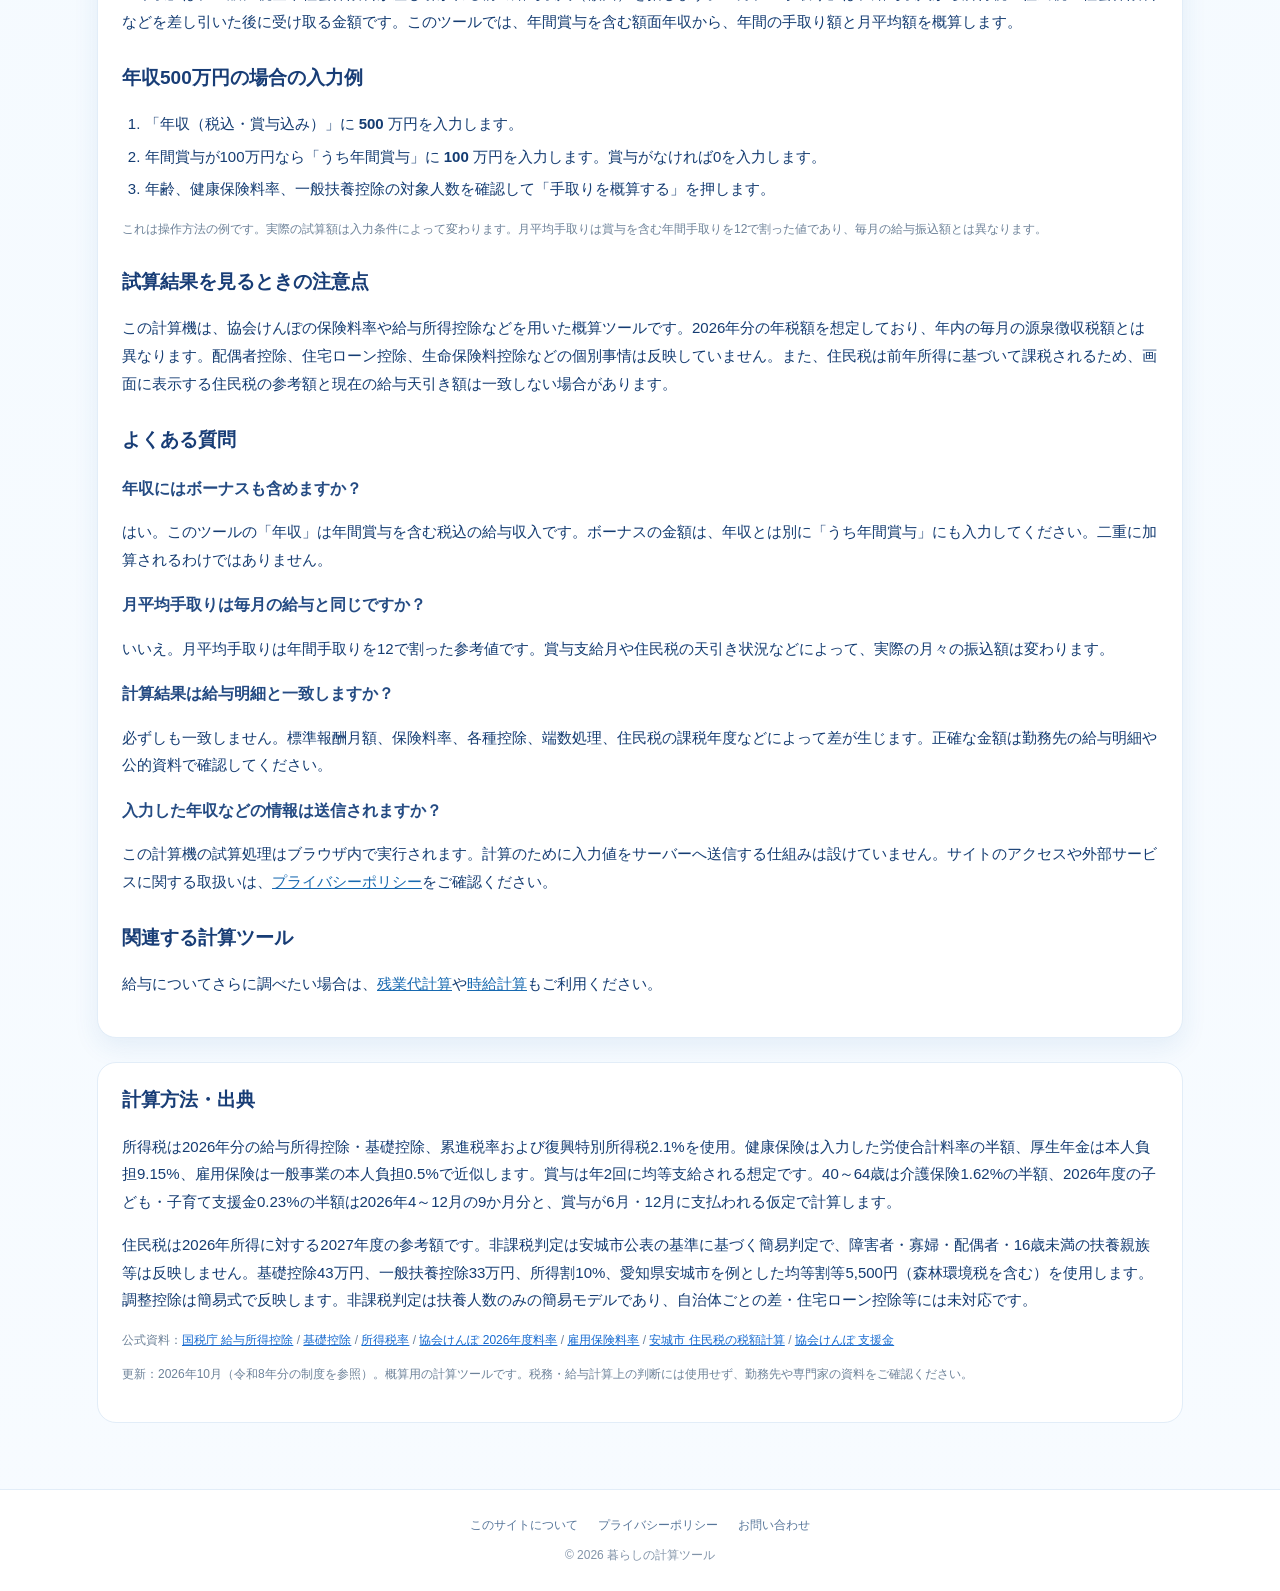
<file: salary.html>
<!DOCTYPE html>

<html lang="ja"><head><meta name="robots" content="noindex, nofollow"><meta name="google-adsense-account" content="ca-pub-7493976070389751"><meta charset="utf-8"/><meta content="width=device-width, initial-scale=1" name="viewport"/><title>年収・手取り計算｜税金・社会保険料を考慮して無料試算 - 暮らしの計算ツール</title><meta content="額面年収から所得税・住民税・社会保険料を考慮した手取り額を無料で概算。年齢や賞与などを入力して試算できます。実際の金額とは異なる場合があります。" name="description"/><link href="./assets/a3.css" rel="stylesheet"/><link href="https://babydragon-zh.github.io/salary.html" rel="canonical"/><style>.dev-note,.dev-test{display:none!important}</style><style>.salary-seo-guide{margin:24px 0}.salary-seo-guide .card{line-height:1.85}.salary-seo-guide h2{margin:24px 0 10px}.salary-seo-guide h2:first-child{margin-top:0}.salary-seo-guide h3{font-size:1.02rem;margin:16px 0 6px}.salary-seo-guide ol{padding-left:1.5em}.salary-seo-guide li{margin:5px 0}.salary-seo-guide a{color:#1769b0;text-decoration:underline}</style><style id="phase2-comparison-style">.phase2-panel{margin:24px 0;padding:clamp(18px,3vw,28px);background:#fff;border:1px solid #d5e5f3;border-radius:18px;box-shadow:0 5px 18px #c3d7e522;color:#183b66;line-height:1.8}.phase2-panel h2{margin:0 0 12px;color:#214e81}.phase2-panel p{margin:8px 0 16px}.phase2-controls{display:flex;flex-wrap:wrap;align-items:end;gap:14px;margin:14px 0}.phase2-controls label{display:grid;gap:5px;min-width:145px;font-weight:600}.phase2-controls input{width:150px;max-width:100%;padding:10px;border:1px solid #c5d9e9;border-radius:9px;font:inherit}.phase2-panel button{padding:10px 18px;background:#2987e6;color:white;border:0;border-radius:10px;font-weight:700;cursor:pointer}.phase2-table-wrap{overflow-x:auto}.phase2-table{width:100%;border-collapse:collapse;min-width:390px;font-size:.94rem}.phase2-table th,.phase2-table td{border-bottom:1px solid #e4edf6;padding:10px;text-align:right}.phase2-table th:first-child,.phase2-table td:first-child{text-align:left}.phase2-table thead{background:#edf7ff}.phase2-muted{font-size:.87rem;color:#627b94}.phase2-error{color:#b02929;font-weight:600}@media(max-width:650px){.phase2-panel{padding:17px}.phase2-controls label{min-width:0;flex:1 1 130px}.phase2-controls input{width:100%}}</style></head><body><header class="site-header"><div class="head-inner"><a class="brand" href="./index.html"><span class="brand-mark">▦</span><span><strong>暮らしの計算ツール</strong><small>暮らしの計算を、もっとシンプルに</small></span></a><nav aria-label="メインナビゲーション" class="nav"><a class="" href="./index.html"><img alt="" aria-hidden="true" class="nav-icon" src="./assets/nav-home.svg"/>ホーム</a><a class="active" href="./salary.html"><img alt="" aria-hidden="true" class="nav-icon" src="./assets/nav-salary.svg"/>年収・手取り</a><a class="" href="./overtime.html"><img alt="" aria-hidden="true" class="nav-icon" src="./assets/nav-overtime.svg"/>残業代</a><a class="" href="./hourly.html"><img alt="" aria-hidden="true" class="nav-icon" src="./assets/nav-hourly.svg"/>時給</a><a class="" href="./mortgage.html"><img alt="" aria-hidden="true" class="nav-icon" src="./assets/nav-mortgage.svg"/>住宅ローン</a><a class="" href="./car.html"><img alt="" aria-hidden="true" class="nav-icon" src="./assets/nav-car.svg"/>車の維持費</a></nav></div></header><main class="wrap"><div class="breadcrumbs"><a href="./index.html">ホーム</a>　›　年収・手取り計算</div><section class="hero calc-hero approved-art-hero approved-art-salary"><div><span class="pill">2026年版・無料シミュレーション</span><h1>年収・手取り計算</h1><p>年収から手取り額を、かんたんにシミュレーション。<br/>税金・社会保険料を考慮した概算がわかります。</p></div></section><div class="calc-grid"><section aria-label="入力フォーム"><div class="card"><h2>基本情報</h2><label for="income">年収（税込・賞与込み、万円）</label><input id="income" max="100000" min="0" type="number" value="500"/><label for="bonus">うち年間賞与（万円）</label><input id="bonus" min="0" type="number" value="100"/><label for="age">年齢</label><input id="age" max="100" min="18" type="number" value="30"/><label for="pref">協会けんぽの都道府県</label><select id="pref"><option value="9.93">愛知県（9.93%）</option><option value="10">その他（下の欄で料率指定）</option></select><label for="health">健康保険料率（労使合計・％、必要に応じ修正）</label><input id="health" max="30" min="0" step="0.01" type="number" value="9.93"/><label for="family">扶養控除対象者（16歳以上、一般扶養のみ）</label><select id="family"><option value="0">0人</option><option value="1">1人</option><option value="2">2人</option><option value="3">3人</option></select><p class="muted">配偶者控除、19～22歳の特定親族、高齢扶養、障害者控除、所得金額調整控除などは未対応。該当する場合は結果がずれます。</p><button id="calc">手取りを概算する</button></div></section><section aria-label="計算結果"><div class="result-placeholder" id="result-placeholder"><span class="placeholder-symbol">🧮</span><b>計算結果（目安）</b><span>左側の情報を入力して「計算する」を押すと、<br/>ここに手取り額が表示されます。</span></div><div class="card" hidden="" id="result"><h2>年間の概算結果</h2><div class="hero">年間手取り（推計）<br/><strong id="take">-</strong></div><div class="grid" style="margin-top:14px"><div class="metric">月平均手取り（賞与込み÷12）<strong id="monthly">-</strong></div><div class="metric">社会保険料（本人負担）<strong id="social">-</strong></div><div class="metric">所得税＋復興特別所得税<strong id="tax">-</strong></div><div class="metric">住民税（2026年所得→2027年度の参考額）<strong id="resident">-</strong></div></div><p class="warning">これは給与明細の再現ではありません。社会保険は入力した年収・賞与から標準報酬月額の等級を推定し、標準賞与額は上限を反映しますが、支給月・等級・端数処理の違いで実際の金額とずれます。住民税は前年所得で決まります。本表示は2026年所得に対する2027年度の参考値であり、2026年中の給与天引き額とは異なります。生命保険料控除・住宅ローン控除・配偶者控除・所得金額調整控除等は未反映です。全国一律の正確な手取り額ではありません。</p><div class="muted" id="details" style="line-height:1.9;margin-top:16px"></div></div></section></div><section class="phase2-panel" aria-labelledby="p2-salary-title"><h2 id="p2-salary-title">年収が変わると、手取りはどのくらい変わる？</h2><p>現在の年齢・扶養人数・健康保険料率を維持して、年収が前後した場合の手取り額を比較できます。転職・昇給を検討するときの参考にしてください。</p><div class="phase2-controls"><label for="p2-salary-step">比較する年収差（万円）<input id="p2-salary-step" type="number" min="1" max="1000" step="1" value="50"/></label><button id="p2-salary-run" type="button">現在の入力で比較する</button></div><p class="phase2-error" id="p2-salary-error" role="alert"></p><div class="phase2-table-wrap"><table class="phase2-table"><thead><tr><th>年収（額面）</th><th>年間手取り（概算）</th><th>月平均手取り</th><th>現状との差</th></tr></thead><tbody id="p2-salary-body"></tbody></table></div><p class="phase2-muted">この比較は既存の「手取りを概算する」と同じ2026年の計算モデルを使用します。賞与額は固定し、年収の増減分は月給部分に反映する仮定です。住民税は2026年所得に基づく翌年度の参考額。実際の給与明細や将来の制度変更を反映するものではありません。</p></section><section aria-label="年収と手取りの計算ガイド" class="salary-seo-guide">
<div class="card">
<h2>年収と手取りの違い</h2>
<p>「年収」は、一般に税金や社会保険料が差し引かれる前の給与収入（額面）を指します。一方、「手取り」は、給与収入から所得税・住民税・社会保険料などを差し引いた後に受け取る金額です。このツールでは、年間賞与を含む額面年収から、年間の手取り額と月平均額を概算します。</p>
<h2>年収500万円の場合の入力例</h2>
<ol><li>「年収（税込・賞与込み）」に <strong>500</strong> 万円を入力します。</li><li>年間賞与が100万円なら「うち年間賞与」に <strong>100</strong> 万円を入力します。賞与がなければ0を入力します。</li><li>年齢、健康保険料率、一般扶養控除の対象人数を確認して「手取りを概算する」を押します。</li></ol>
<p class="muted">これは操作方法の例です。実際の試算額は入力条件によって変わります。月平均手取りは賞与を含む年間手取りを12で割った値であり、毎月の給与振込額とは異なります。</p>
<h2>試算結果を見るときの注意点</h2>
<p>この計算機は、協会けんぽの保険料率や給与所得控除などを用いた概算ツールです。2026年分の年税額を想定しており、年内の毎月の源泉徴収税額とは異なります。配偶者控除、住宅ローン控除、生命保険料控除などの個別事情は反映していません。また、住民税は前年所得に基づいて課税されるため、画面に表示する住民税の参考額と現在の給与天引き額は一致しない場合があります。</p>
<h2>よくある質問</h2>
<h3>年収にはボーナスも含めますか？</h3><p>はい。このツールの「年収」は年間賞与を含む税込の給与収入です。ボーナスの金額は、年収とは別に「うち年間賞与」にも入力してください。二重に加算されるわけではありません。</p>
<h3>月平均手取りは毎月の給与と同じですか？</h3><p>いいえ。月平均手取りは年間手取りを12で割った参考値です。賞与支給月や住民税の天引き状況などによって、実際の月々の振込額は変わります。</p>
<h3>計算結果は給与明細と一致しますか？</h3><p>必ずしも一致しません。標準報酬月額、保険料率、各種控除、端数処理、住民税の課税年度などによって差が生じます。正確な金額は勤務先の給与明細や公的資料で確認してください。</p>
<h3>入力した年収などの情報は送信されますか？</h3><p>この計算機の試算処理はブラウザ内で実行されます。計算のために入力値をサーバーへ送信する仕組みは設けていません。サイトのアクセスや外部サービスに関する取扱いは、<a href="./privacy.html">プライバシーポリシー</a>をご確認ください。</p>
<h2>関連する計算ツール</h2><p>給与についてさらに調べたい場合は、<a href="./overtime.html">残業代計算</a>や<a href="./hourly.html">時給計算</a>もご利用ください。</p>
</div></section><section class="calc-notes"><div class="card"><h2>計算方法・出典</h2><p>所得税は2026年分の給与所得控除・基礎控除、累進税率および復興特別所得税2.1%を使用。健康保険は入力した労使合計料率の半額、厚生年金は本人負担9.15%、雇用保険は一般事業の本人負担0.5%で近似します。賞与は年2回に均等支給される想定です。40～64歳は介護保険1.62%の半額、2026年度の子ども・子育て支援金0.23%の半額は2026年4～12月の9か月分と、賞与が6月・12月に支払われる仮定で計算します。</p><p>住民税は2026年所得に対する2027年度の参考額です。非課税判定は安城市公表の基準に基づく簡易判定で、障害者・寡婦・配偶者・16歳未満の扶養親族等は反映しません。基礎控除43万円、一般扶養控除33万円、所得割10%、愛知県安城市を例とした均等割等5,500円（森林環境税を含む）を使用します。調整控除は簡易式で反映します。非課税判定は扶養人数のみの簡易モデルであり、自治体ごとの差・住宅ローン控除等には未対応です。</p><p class="muted">公式資料：<a href="https://www.nta.go.jp/taxes/shiraberu/taxanswer/shotoku/1410.htm" rel="noopener" target="_blank">国税庁 給与所得控除</a> / <a href="https://www.nta.go.jp/taxes/shiraberu/taxanswer/shotoku/1199.htm" rel="noopener" target="_blank">基礎控除</a> / <a href="https://www.nta.go.jp/taxes/shiraberu/taxanswer/shotoku/2260.htm" rel="noopener" target="_blank">所得税率</a> / <a href="https://www.kyoukaikenpo.or.jp/about/business/insurance_rate/rate_prefectures/r08/" rel="noopener" target="_blank">協会けんぽ 2026年度料率</a> / <a href="https://www.mhlw.go.jp/stf/seisakunitsuite/bunya/0000108634.html" rel="noopener" target="_blank">雇用保険料率</a> / <a href="https://www.city.anjo.aichi.jp/kurasu/zeikin/shiminzei/kojinshiminzei/zeigakukeisan.html" rel="noopener" target="_blank">安城市 住民税の税額計算</a> / <a href="https://www.kyoukaikenpo.or.jp/about/business/insurance_rate/003/index.html" rel="noopener" target="_blank">協会けんぽ 支援金</a></p><p class="muted">更新：2026年10月（令和8年分の制度を参照）。概算用の計算ツールです。税務・給与計算上の判断には使用せず、勤務先や専門家の資料をご確認ください。</p></div></section></main><footer class="footer"><div><a href="./about.html">このサイトについて</a><a href="./privacy.html">プライバシーポリシー</a><a href="./contact.html">お問い合わせ</a></div><p>© 2026 暮らしの計算ツール</p></footer><script>
const $=id=>document.getElementById(id),yen=n=>Math.round(n).toLocaleString('ja-JP')+' 円';
$('pref').addEventListener('change',()=>{$('health').value=$('pref').value});
function salaryDeduction(y){if(y<=2200000)return Math.min(y,740000);if(y<=3600000)return y*.3+80000;if(y<=6600000)return y*.2+440000;if(y<=8500000)return y*.1+1100000;return 1950000}
function basic(y){if(y<=4890000)return 1040000;if(y<=6550000)return 670000;if(y<=23500000)return 620000;if(y<=24000000)return 480000;if(y<=24500000)return 320000;if(y<=25000000)return 160000;return 0}
function nationalTax(t){t=Math.floor(Math.max(0,t)/1000)*1000;let r=0,d=0;if(t<1950000){r=.05}else if(t<3300000){r=.1;d=97500}else if(t<6950000){r=.2;d=427500}else if(t<9000000){r=.23;d=636000}else if(t<18000000){r=.33;d=1536000}else if(t<40000000){r=.4;d=2796000}else{r=.45;d=4796000}return Math.max(0,t*r-d)*1.021}
// 協会けんぽ・厚生年金の標準報酬月額の代表的な等級（概算）
const grades=[58000,68000,78000,88000,98000,104000,110000,118000,126000,134000,142000,150000,160000,170000,180000,190000,200000,220000,240000,260000,280000,300000,320000,340000,360000,380000,410000,440000,470000,500000,530000,560000,590000,620000,650000,680000,710000,750000,790000,830000,880000,930000,980000,1030000,1090000,1150000,1210000,1270000,1330000,1390000];
function gradeFor(monthly, pension){
  // 等級表の報酬月額区分（下限以上・上限未満）を使用。
  // 隣接等級の中点が区分境界となる（例：93,000円から98,000円等級）。
  const allowed=grades.filter(g=>pension?(g>=88000&&g<=650000):(g>=58000&&g<=1390000));
  for(let i=0;i<allowed.length-1;i++){
    const boundary=(allowed[i]+allowed[i+1])/2;
    if(monthly<boundary)return allowed[i];
  }
  return allowed[allowed.length-1];
}
function estimate(input){
  const {y,b,age,rate,f}=input;
  // 令和8・9年分：給与収入219.1万～220万円未満の特例（国税庁No.1410）。
  let salary=Math.max(0,y-salaryDeduction(y));
  if(y>=2191000&&y<2193000)salary=1451000;
  else if(y>=2193000&&y<2196000)salary=1453000;
  else if(y>=2196000&&y<2200000)salary=1456000;
  const base=basic(salary);
  const monthly=(y-b)/12;
  const healthGrade=gradeFor(monthly,false),pensionGrade=gradeFor(monthly,true);
  const careRate=age>=40&&age<=64?.0162:0;
  const bonusEach=b/2;
  const healthBonus=Math.min(5730000,Math.floor(b/1000)*1000);
  const pensionBonus=2*Math.min(1500000,Math.floor(bonusEach/1000)*1000);
  const healthBase=healthGrade*12+healthBonus;
  const pensionBase=pensionGrade*12+pensionBonus;
  const healthInsurance=healthBase*rate/100/2;
  const careInsurance=healthBase*careRate/2;
  // 2026年4月開始。年額は制度開始後の料率を12か月適用した比較用の年換算概算。
  const childSupport=(healthGrade*9+healthBonus)*.0023/2;
  const pensionInsurance=pensionBase*.0915;
  const unemployment=y*.005;
  const social=healthInsurance+careInsurance+childSupport+pensionInsurance+unemployment;
  const taxable=Math.max(0,salary-social-base-f*380000);
  const tax=Math.floor(nationalTax(taxable));
  const residentTaxable=Math.max(0,Math.floor((salary-social-430000-f*330000)/1000)*1000);
  // 安城市公表の非課税基準（扶養人数は入力した一般扶養のみの簡易モデル）
  const residentIncomeExempt = salary <= (f===0?450000:350000*(f+1)+420000);
  const residentFlatExempt = salary <= (f===0?420000:320000*(f+1)+289000);
  // 安城市モデル: 均等割4,500円＋森林環境税1,000円。調整控除の最低額2,500円（一般扶養人数による差額は簡易処理）
  const personalDiff=50000+f*50000; // 基礎控除の人的控除差5万円、一般扶養差5万円/人
  const adjust=residentTaxable<=2000000?Math.max(2500,Math.min(personalDiff,residentTaxable)*.05):Math.max(2500,(personalDiff-(residentTaxable-2000000))*.05);
  const residentIncomePart=residentIncomeExempt?0:Math.max(0,Math.floor((residentTaxable*.1-adjust)/100)*100);
  const residentFlatPart=residentFlatExempt?0:5500;
  const resident=residentIncomePart+residentFlatPart;
  return {y,b,salary,base,healthGrade,pensionGrade,healthInsurance,careInsurance,childSupport,pensionInsurance,unemployment,social,taxable,tax,residentTaxable,residentAdjust:residentIncomeExempt?0:adjust,residentIncomePart,residentFlatPart,resident,take:y-social-tax-resident};
}
$('calc').addEventListener('click',()=>{
  const man=Number($('income').value),b=Number($('bonus').value),age=Number($('age').value),rate=Number($('health').value),f=Number($('family').value);
  if(!$('income').value.trim()||!$('bonus').value.trim()||!$('age').value.trim()||!$('health').value.trim()||!Number.isFinite(man)||man<=0||man>100000||!Number.isFinite(b)||b<0||b>man||!Number.isFinite(age)||!Number.isInteger(age)||age<18||age>100||!Number.isFinite(rate)||rate<0||rate>30||!Number.isInteger(f)||f<0||f>3){alert('年収・賞与・年齢・健康保険料率を確認してください。');return}
  const r=estimate({y:man*10000,b:b*10000,age,rate,f});
  $('take').textContent=yen(r.take);
  $('monthly').textContent=yen(r.take/12);
  $('social').textContent=yen(r.social);
  $('tax').textContent=yen(r.tax);
  $('resident').textContent=yen(r.resident);
  $('details').innerHTML='<h3>計算の内訳（概算）</h3>'+[
    ['給与収入',r.y],['給与所得控除（特例・端数調整を含む）',r.y-r.salary],['給与所得',r.salary],
    ['所得税の基礎控除',r.base],['健康保険（本人負担）',r.healthInsurance],['介護保険（40～64歳）',r.careInsurance],['子ども・子育て支援金（4～12月＋賞与2回の仮定）',r.childSupport],
    ['厚生年金',r.pensionInsurance],['雇用保険',r.unemployment],
    ['所得税の課税所得（千円未満切捨て前）',r.taxable],
    ['住民税の課税所得（簡易）',r.residentTaxable],['住民税・調整控除（簡易）',r.residentAdjust],['住民税・所得割（簡易）',r.residentIncomePart],['住民税・均等割＋森林環境税（安城市例）',r.residentFlatPart]
  ].map(([name,val])=>'<div style="display:flex;justify-content:space-between;gap:10px;border-bottom:1px solid #e7edf5;padding:6px 0"><span>'+name+'</span><b>'+yen(val)+'</b></div>').join('')+
  '<p>標準報酬月額の概算：健康保険 '+yen(r.healthGrade)+' ／ 厚生年金 '+yen(r.pensionGrade)+'。賞与は年2回均等支給と仮定。子ども・子育て支援金は2026年4～12月の9か月分と、賞与が6月・12月に各半額支給される仮定です。住民税は2026年所得に対する2027年度の参考額です。非課税判定は安城市公表の基準に基づく簡易判定で、障害者・寡婦・配偶者・16歳未満の扶養親族等は反映しません。</p>';
  $('result').hidden=false;$('result').scrollIntoView({behavior:'smooth'});
});
</script><script>document.getElementById("calc").addEventListener("click",()=>{if(!document.getElementById("result").hidden)document.getElementById("result-placeholder").hidden=true});</script><script id="phase2-comparison-script">
(()=>{'use strict';const $=id=>document.getElementById(id),yen=n=>Math.round(n).toLocaleString('ja-JP')+' 円';$('p2-salary-run').addEventListener('click',()=>{const man=Number($('income').value),bonus=Number($('bonus').value),age=Number($('age').value),rate=Number($('health').value),f=Number($('family').value),step=Number($('p2-salary-step').value),body=$('p2-salary-body'),error=$('p2-salary-error');body.replaceChildren();if(![man,bonus,age,rate,f,step].every(Number.isFinite)||man<=0||man>100000||bonus<0||bonus>man||!Number.isInteger(age)||age<18||age>100||rate<0||rate>30||!Number.isInteger(f)||f<0||f>3||!Number.isInteger(step)||step<1||step>1000){error.textContent='年収・賞与・年齢・保険料率・比較幅を確認してください。';return;}error.textContent='';const current=estimate({y:man*10000,b:bonus*10000,age,rate,f});for(const yman of [man-step,man,man+step]){if(yman<=0||yman<bonus)continue;const r=estimate({y:yman*10000,b:bonus*10000,age,rate,f});const tr=document.createElement('tr');for(const value of [yman.toLocaleString('ja-JP')+'万円',yen(r.take),yen(r.take/12),(r.take-current.take>=0?'+':'−')+yen(Math.abs(r.take-current.take))]){const td=document.createElement('td');td.textContent=value;tr.append(td);}if(yman===man)tr.style.background='#f0f8ff';body.append(tr);}if(!body.children.length)error.textContent='比較できる年収条件がありません。';});})();
</script></body></html>
</file>
<file: assets/a3.css>
:root{--navy:#143c72;--blue:#2685ed;--light:#eaf6ff;--muted:#637d9b;--line:#dfebf6;--shadow:0 9px 26px rgba(32,100,164,.09)}
*{box-sizing:border-box}body{margin:0;background:linear-gradient(180deg,#e8f6ff 0,#f4faff 560px,#f7fbff 100%);color:var(--navy);font-family:-apple-system,BlinkMacSystemFont,'Noto Sans JP','Yu Gothic',Meiryo,sans-serif;font-size:15px}a{color:#166ad0}a:hover{text-decoration:none}.site-header{background:rgba(255,255,255,.93);border-bottom:1px solid #dcecf9}.head-inner{max-width:1160px;margin:auto;min-height:72px;padding:12px 22px;display:flex;align-items:center;justify-content:space-between;gap:20px}.brand{display:flex;align-items:center;gap:10px;text-decoration:none;color:var(--navy);white-space:nowrap}.brand-mark{display:grid;place-items:center;width:39px;height:42px;background:#2389ef;color:white;border-radius:9px;font-size:24px;box-shadow:0 4px 0 #c8e4ff}.brand strong{display:block;font-size:18px;letter-spacing:.02em}.brand small{display:block;font-size:10px;color:#7387a1;margin-top:2px}.nav{display:flex;align-items:center;gap:6px;flex-wrap:wrap}.nav a{padding:10px 11px;border-radius:10px;text-decoration:none;color:#32628f;font-weight:700;font-size:12px;white-space:nowrap}.nav a.active,.nav a:hover{background:#e8f4ff;color:#0874dc}.wrap{max-width:1130px;margin:0 auto;padding:20px 22px 48px}.hero{position:relative;overflow:hidden;min-height:260px;background:linear-gradient(125deg,#f7fcff 10%,#e6f5ff 70%,#d3efff);border-radius:24px;box-shadow:var(--shadow);border:1px solid #fff;display:grid;grid-template-columns:1.06fr .94fr;align-items:center;padding:35px 40px;margin-bottom:18px}.hero:after{content:'';position:absolute;left:0;right:0;bottom:0;height:26px;background:linear-gradient(180deg,transparent,#bde4fb55);pointer-events:none}.hero h1{font-size:clamp(26px,3.6vw,43px);line-height:1.32;letter-spacing:.03em;margin:9px 0 14px;color:#123675}.hero p{line-height:1.85;color:#466b97;margin:0;max-width:480px}.pill{display:inline-block;background:#fff;color:#2483d8;padding:6px 13px;border:1px solid #d3eafd;border-radius:40px;font-size:12px;font-weight:800}.hero-art{height:230px;width:100%;object-fit:contain;object-position:right center;filter:drop-shadow(0 7px 4px #b7d4e84d)}.section-title{margin:28px 0 15px;font-size:21px;color:#173c78}.section-title small{display:block;color:#738aa5;font-size:12px;font-weight:500;margin-top:4px}.tools{display:grid;grid-template-columns:repeat(2,minmax(0,1fr));gap:15px}.tool{min-height:126px;display:flex;align-items:center;gap:17px;background:#fff;border:1px solid #e4eef8;border-radius:18px;box-shadow:var(--shadow);padding:18px 22px;text-decoration:none;color:var(--navy);transition:transform .15s,box-shadow .15s}.tool:hover{transform:translateY(-3px);box-shadow:0 15px 30px #367bb325}.tool-wide{grid-column:1/-1}.tool-icon{width:85px;height:83px;object-fit:contain;flex-shrink:0}.tool strong{font-size:17px;display:block;margin-bottom:8px}.tool small{color:#6681a1;line-height:1.65;font-size:12px;display:block}.tool-arrow{margin-left:auto;color:#2385f0;font-size:30px;font-weight:300}.info-strip{display:grid;grid-template-columns:repeat(3,1fr);gap:14px;margin-top:30px}.info-item{background:#fff9;border:1px solid #e2edf8;border-radius:15px;padding:18px;line-height:1.65;color:#597799;font-size:13px}.info-item strong{display:block;color:#21508a;margin-bottom:5px}.footer{background:white;border-top:1px solid #e2edf8;text-align:center;padding:27px 15px;color:#8294a9;font-size:12px}.footer a{margin:0 10px;color:#57769a;text-decoration:none}.footer p{margin:13px 0 0}.calc-hero{min-height:190px;padding:24px 34px;margin-bottom:18px}.calc-hero h1{font-size:clamp(24px,3vw,35px)}.calc-hero .hero-art{height:165px}.calc-grid{display:grid;grid-template-columns:minmax(0,1.1fr) minmax(0,.9fr);align-items:start;gap:18px}.calc-grid .card{margin:0}.card{background:#fff;border:1px solid #e2edf8;border-radius:19px;box-shadow:var(--shadow);padding:24px;margin:18px 0}.card h2{font-size:19px;margin:0 0 20px;color:#183d76}.card h3{font-size:16px;color:#244b83}.card p{line-height:1.85}.card label{display:block;margin:16px 0 7px;font-weight:700;color:#355577;font-size:13px}.card input,.card select{display:block;width:100%;border:1px solid #d6e3f1;border-radius:9px;padding:11px 12px;background:#fff;color:#26456b;font-size:16px;min-width:0}.card input:focus,.card select:focus{outline:2px solid #96ccff;border-color:#2485e9}.card button{background:linear-gradient(90deg,#2288f7,#368ff1);border:0;border-radius:10px;color:white;font-weight:800;font-size:16px;padding:15px;width:100%;margin-top:22px;cursor:pointer;box-shadow:0 5px 12px #318de444}.card button:hover{filter:brightness(.97)}.card .hero{display:block;min-height:0;padding:22px;background:#eaf7ff;border:0;box-shadow:none;border-radius:13px;margin:0 0 16px;text-align:center;color:#2466a8;font-weight:700}.card .hero strong{display:block;font-size:32px;color:#126ee0;margin-top:9px}.grid{display:grid;grid-template-columns:1fr 1fr;gap:11px}.metric{background:#f2f8ff;border:1px solid #e4f0fa;border-radius:11px;padding:14px;color:#46698d;font-size:12px}.metric strong{display:block;font-size:19px;color:#164f9a;margin-top:7px}.muted{font-size:12px;color:#6d8299}.warning{background:#fff9e8;border-left:4px solid #f1be4a;border-radius:9px;padding:13px}.result-placeholder{background:#fff;border:1px solid #e2edf8;border-radius:19px;box-shadow:var(--shadow);padding:24px;text-align:center;min-height:270px;display:grid;place-content:center;gap:12px;color:#6783a2}.result-placeholder b{color:#1d5b9f;font-size:18px}.result-placeholder .placeholder-symbol{font-size:54px}.calc-notes{margin-top:20px}.calc-notes .card{box-shadow:none}.dev-note{font-size:12px;color:#826421;background:#fff9e8;border-radius:9px;padding:12px 15px;margin-top:16px}.dev-test{margin-top:14px}.dev-test summary{cursor:pointer;color:#55728e;font-size:13px}.dev-test .card{margin-top:9px}.breadcrumbs{font-size:12px;color:#7890a8;margin-bottom:13px}.breadcrumbs a{color:#557ca7;text-decoration:none}
@media(max-width:850px){.head-inner{display:block}.brand{margin-bottom:10px}.nav{overflow-x:auto;flex-wrap:nowrap;padding-bottom:3px}.nav a{padding:8px}.hero{padding:25px;grid-template-columns:1.15fr .85fr}.hero-art{height:185px}.tool-icon{width:65px;height:65px}.tool{padding:15px}.calc-grid{grid-template-columns:1fr 1fr}}
@media(max-width:650px){.wrap{padding:14px 13px 35px}.hero{display:flex;flex-direction:column;align-items:stretch;gap:0;padding:25px 22px 8px;min-height:0}.hero h1{font-size:29px}.hero p{font-size:13px}.hero-art{height:175px;object-position:center}.tools{grid-template-columns:1fr;gap:12px}.tool-wide{grid-column:auto}.tool{min-height:100px;padding:12px 15px}.tool-icon{width:70px;height:70px}.tool strong{font-size:15px;margin-bottom:5px}.info-strip{grid-template-columns:1fr;gap:10px}.calc-grid{grid-template-columns:1fr}.calc-hero{padding:22px 20px 0}.calc-hero .hero-art{height:125px}.card{padding:19px}.grid{grid-template-columns:1fr 1fr}.metric{padding:10px}.metric strong{font-size:16px}.result-placeholder{min-height:150px}.section-title{font-size:19px}}

.tool-icon{object-fit:contain;border-radius:14px;mix-blend-mode:multiply}.hero-art{object-fit:contain;border-radius:18px}

/* Production visual finishing */
.tool-icon{mix-blend-mode:normal;border-radius:0;image-rendering:auto}
.hero-art{border-radius:0}
.hero{isolation:isolate}
.hero::before{content:"";position:absolute;inset:auto 0 0;height:42px;background:linear-gradient(transparent,#d9f0ff66);z-index:-1}
.tool:focus-visible,.nav a:focus-visible{outline:3px solid #2c83e9;outline-offset:3px}
@media(max-width:650px){.tool-icon{width:78px;height:78px}}

/* Full-bleed illustrated hero: real selectable HTML text floats over the landscape. */
.hero{display:flex;align-items:center;min-height:340px;padding:38px 45px;background:#e3f5ff url('./hero-home-full.jpg') center center/cover no-repeat;isolation:isolate}
.hero>div{position:relative;z-index:2;max-width:640px}
.hero .hero-art{display:none!important}
.hero h1{font-size:clamp(30px,3.7vw,48px);text-shadow:0 1px 0 #ffffffaa}
.hero p{font-size:15px;color:#244b7b}
.calc-hero{min-height:245px;background-image:url('./hero-salary-full.jpg');padding:30px 38px}
.calc-hero>div{max-width:670px}
.calc-hero h1{font-size:clamp(26px,3vw,39px)}
@media(max-width:650px){.hero{min-height:330px;padding:25px 22px;background-position:65% center;align-items:flex-start}.hero>div{max-width:100%}.hero h1{font-size:29px}.hero p{font-size:13px;max-width:90%}.calc-hero{min-height:245px;background-position:65% center}.calc-hero h1{font-size:26px}}

/* V3: text-free illustrated backgrounds; characters are separate alpha PNGs. */
.hero{background:#d9f1ff url('./hero-home-landscape.svg') center/cover no-repeat; min-height:290px; padding:32px 42px; margin-bottom:15px; border-radius:20px; display:flex; align-items:center; overflow:hidden}
.hero:before{display:none!important}.hero:after{height:0!important}
.hero>div{z-index:3;max-width:620px}.hero h1{font-size:clamp(31px,3.3vw,43px);margin:8px 0 12px;line-height:1.3}
.hero p{font-size:14px;max-width:490px;line-height:1.8}
.hero-character{position:absolute;z-index:2;right:25px;bottom:-3px;height:82%;width:auto;object-fit:contain;object-position:bottom right;pointer-events:none}
.calc-hero{background-image:url('./hero-salary-landscape.svg');min-height:205px;padding:23px 35px}
.calc-hero .hero-character{height:91%;right:38px}
.calc-hero h1{font-size:clamp(27px,3vw,36px)}
.calc-hero>div{max-width:690px}
@media(min-width:900px){.hero>div{max-width:60%}.calc-hero>div{max-width:70%}}
@media(max-width:650px){.hero{min-height:320px;padding:22px 19px;align-items:flex-start;background-position:60% center}.hero>div{max-width:100%}.hero h1{font-size:28px}.hero p{font-size:12px;max-width:82%}.hero-character{height:47%;right:3px}.calc-hero{min-height:275px}.calc-hero .hero-character{height:55%;right:4px}.calc-hero h1{font-size:27px}}
/* Results have a clear hierarchy and display after user calculates. */
#result .hero{background:linear-gradient(135deg,#e4f5ff,#f3fbff)!important;min-height:0!important;padding:20px!important}
#result .hero strong{font-size:clamp(27px,3vw,40px)}

/* Approved six-banner illustration collection: no baked-in text, no character cutouts */
.hero.approved-art-hero{min-height:265px;background-image:url('./banner-home.webp')!important;background-position:center center!important;background-size:cover!important;padding:30px 42px!important;border-radius:18px!important;display:flex!important;align-items:center!important}
.hero.approved-art-salary{min-height:225px;background-image:url('./banner-salary.webp')!important}
.hero.approved-art-hero>div{position:relative;z-index:2;max-width:54%!important}
.hero.approved-art-hero h1{font-size:clamp(29px,3.5vw,43px);line-height:1.22;margin:7px 0 12px}
.hero.approved-art-hero p{font-size:14px;line-height:1.7;color:#173d76}
.hero.approved-art-hero .pill{background:#fffffff2}
.nav a{display:inline-flex;align-items:center;gap:5px}
.nav-icon{width:17px;height:17px;display:block;flex-shrink:0}
@media(max-width:650px){.hero.approved-art-hero{min-height:330px!important;padding:20px!important;background-size:auto 100%!important;background-position:65% center!important;align-items:flex-start!important}.hero.approved-art-hero>div{max-width:90%!important}.hero.approved-art-hero h1{font-size:27px}.hero.approved-art-hero p{font-size:12px;max-width:85%}.hero.approved-art-salary{min-height:300px!important;background-position:68% center!important}.nav-icon{width:16px;height:16px}}

/* Mobile readability: text and illustration occupy separate zones, no overlap. */
@media (max-width:650px){
 .hero.approved-art-hero{display:flex!important;flex-direction:column!important;align-items:stretch!important;justify-content:flex-start!important;min-height:0!important;padding:20px 18px 0!important;background-image:none!important;background-color:#eaf7ff!important;overflow:hidden!important;gap:0!important}
 .hero.approved-art-hero>div{width:100%!important;max-width:100%!important;flex:none!important}
 .hero.approved-art-hero h1{font-size:clamp(25px,7vw,30px)!important;line-height:1.3!important}
 .hero.approved-art-hero p{max-width:100%!important;font-size:13px!important;line-height:1.65!important}
 .hero.approved-art-hero::before{content:''!important;display:block!important;position:relative!important;inset:auto!important;width:calc(100% + 36px)!important;height:auto!important;aspect-ratio:4.5/1!important;flex-shrink:0!important;margin:12px -18px 0!important;background-image:url('./banner-home.webp')!important;background-position:center center!important;background-size:100% 100%!important;background-repeat:no-repeat!important;z-index:0!important}
 .hero.approved-art-salary::before{background-image:url('./banner-salary.webp')!important}
 .hero.approved-art-hero::after{display:none!important}
}
</file>
